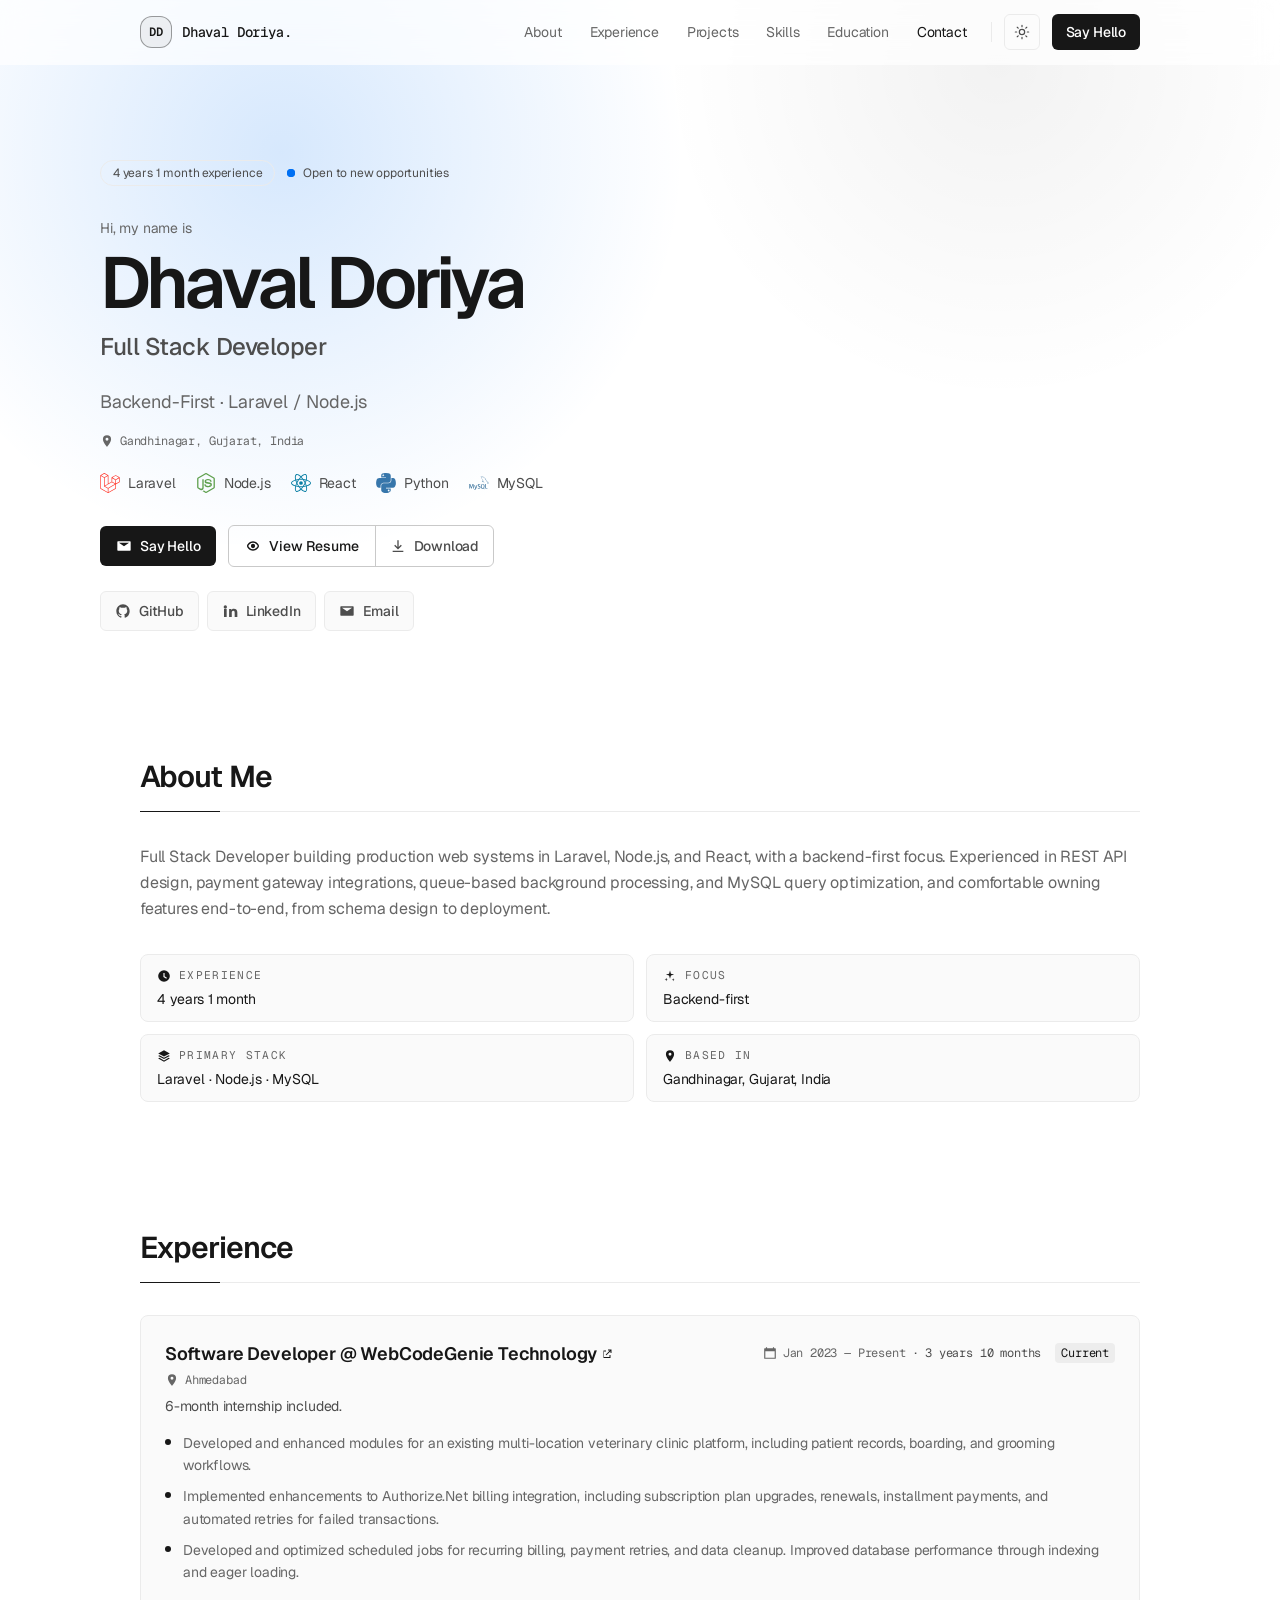
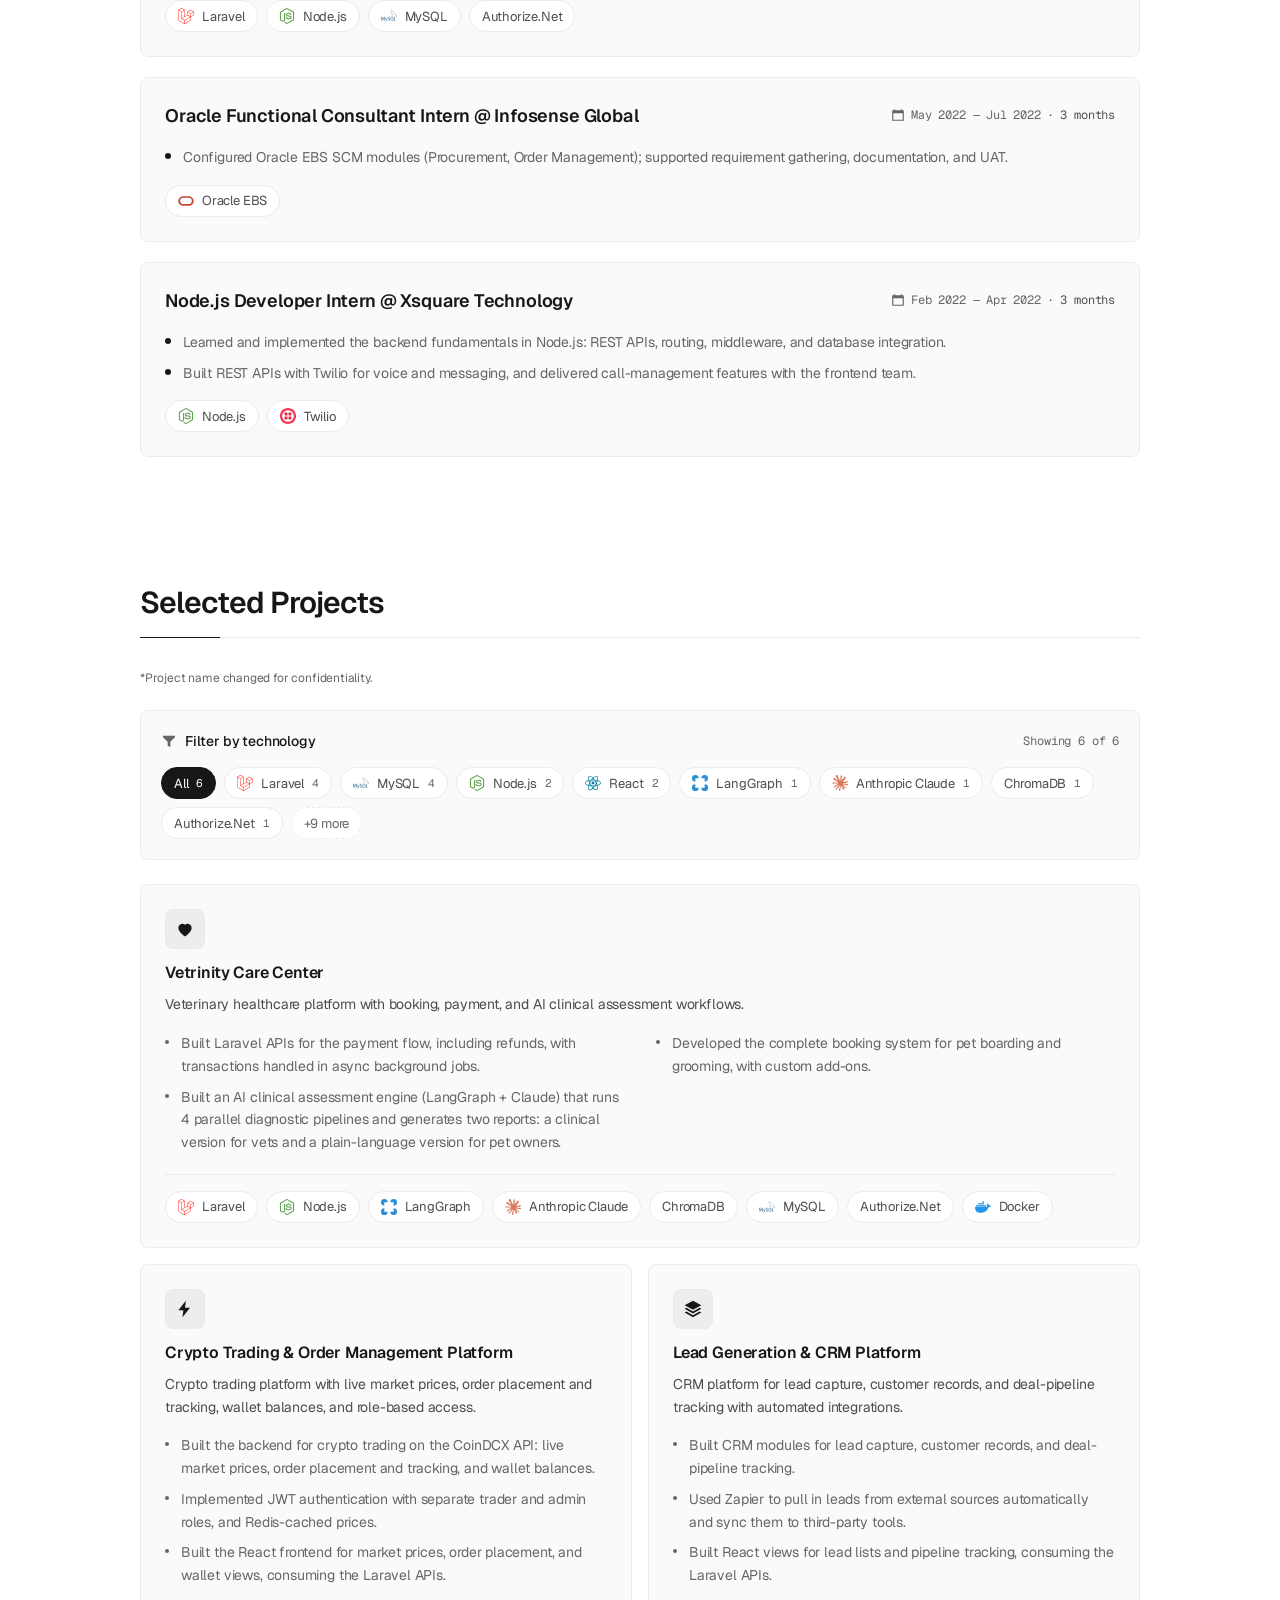
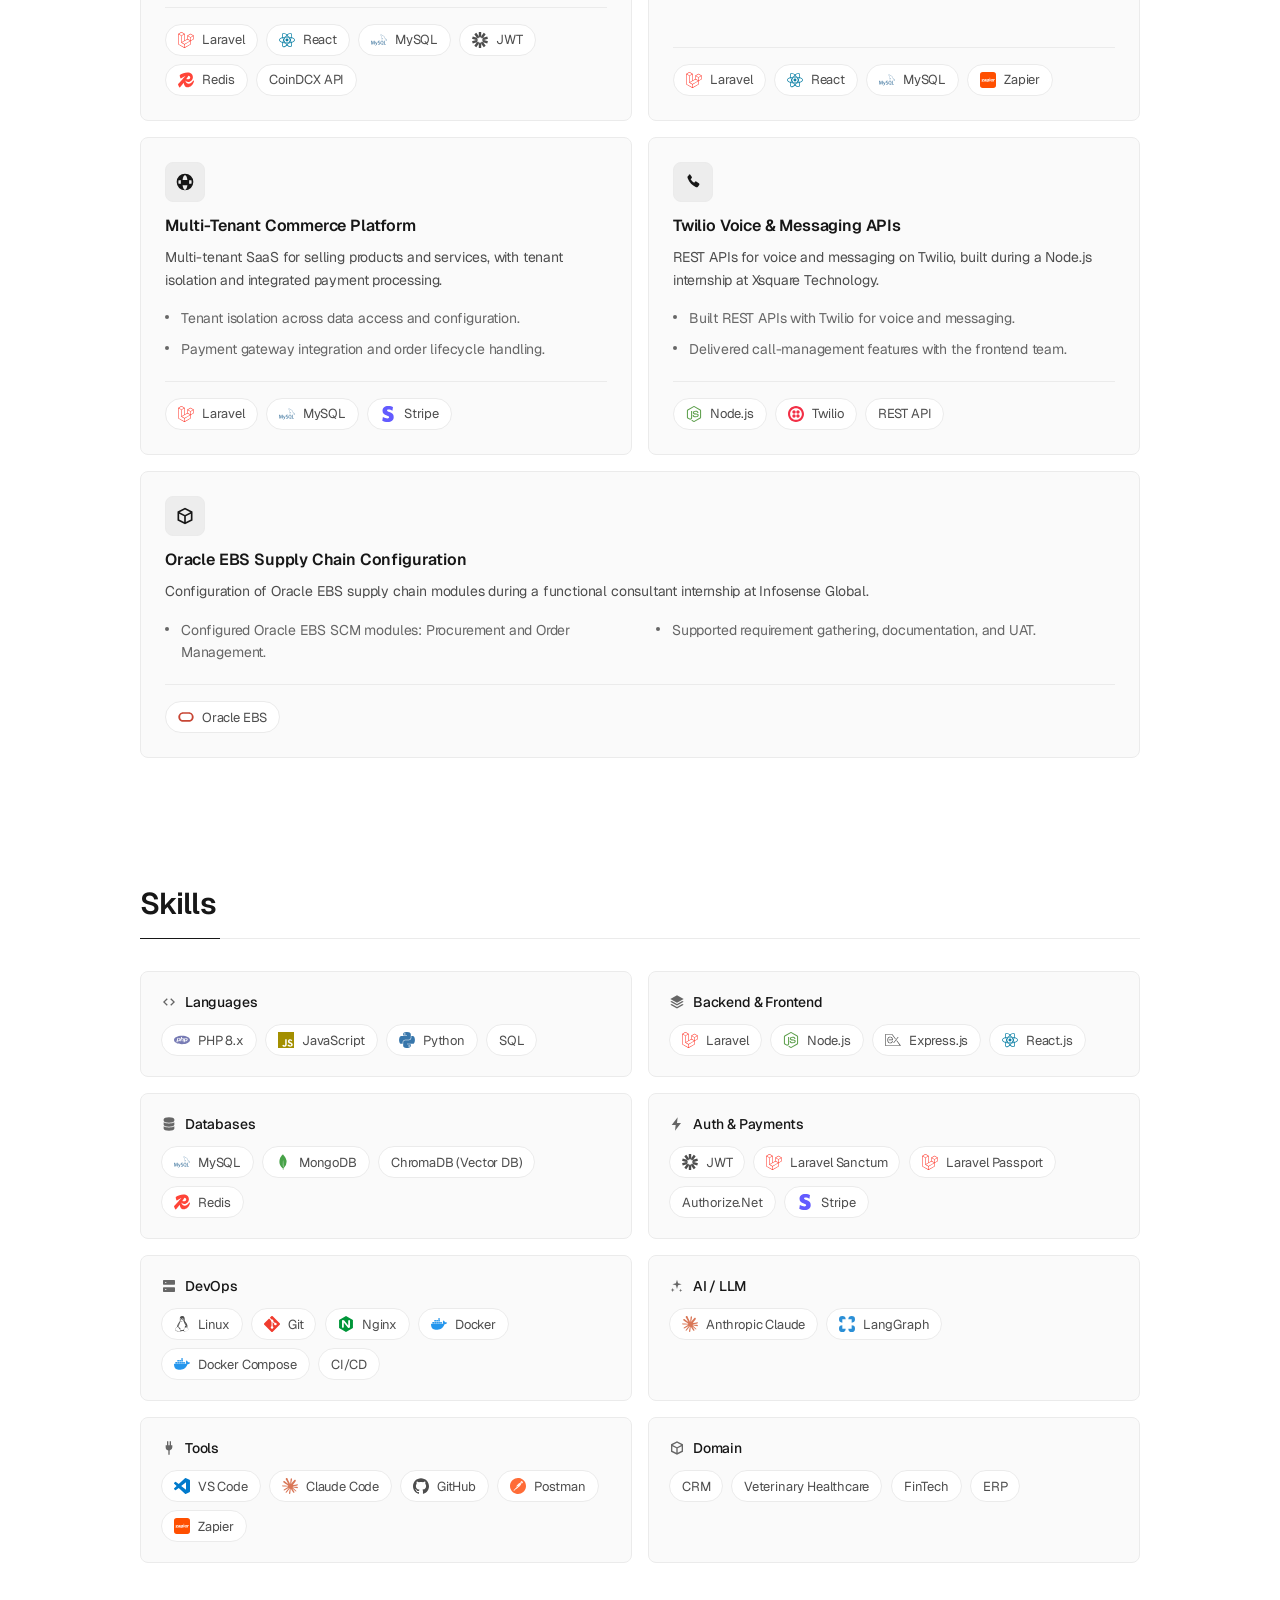
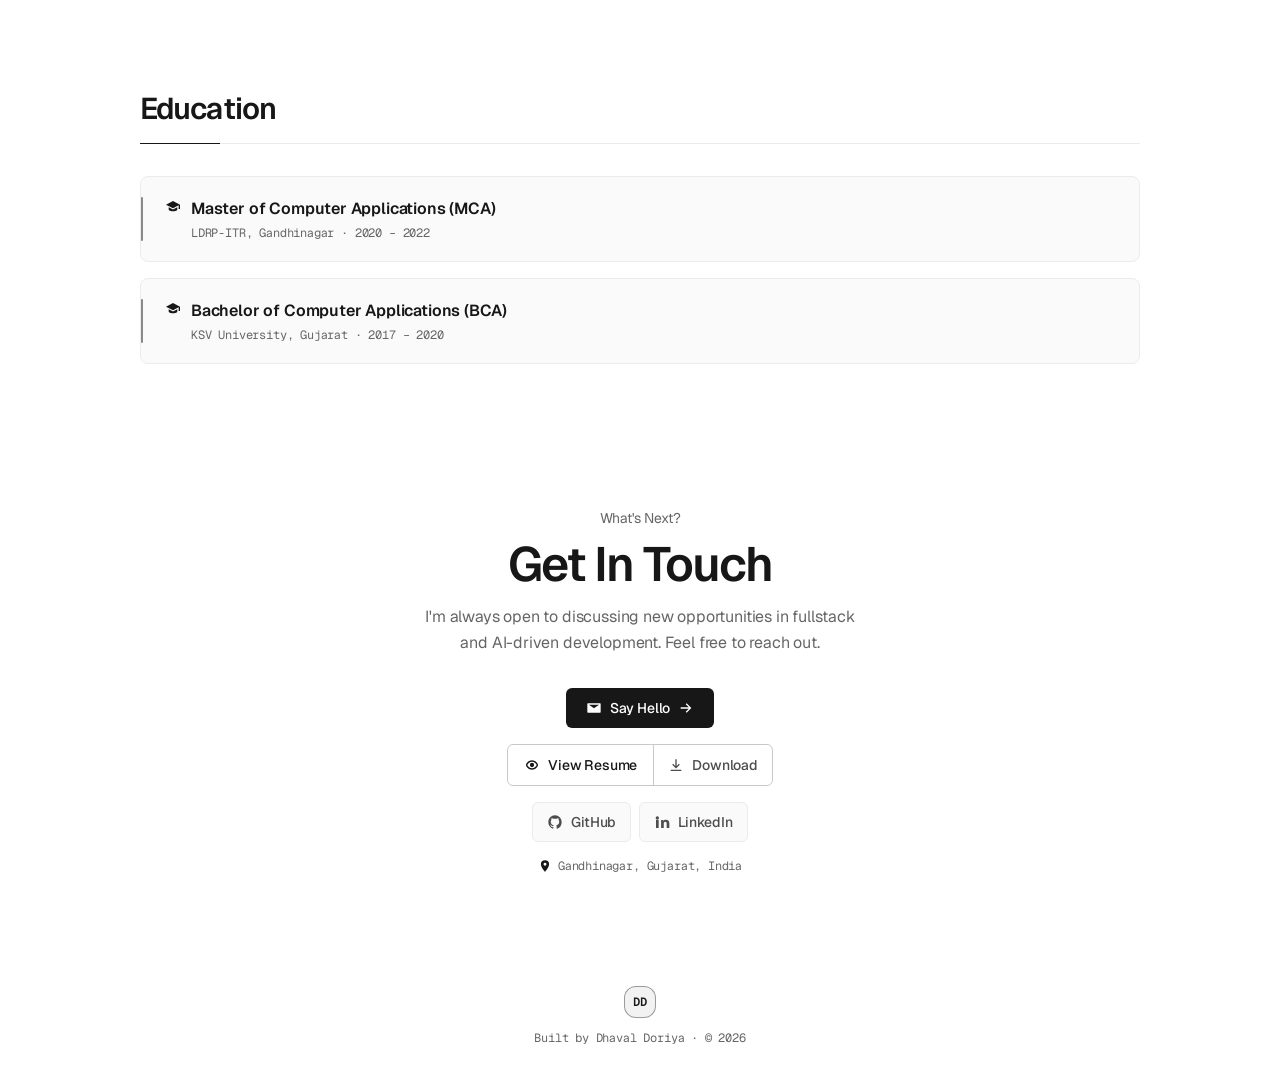
<file: index.html>
<!DOCTYPE html><html lang="en"><head><meta charset="utf-8"><meta name="viewport" content="width=device-width, initial-scale=1"><meta name="generator" content="Astro v7.3.4"><title>Dhaval Doriya — Full Stack Developer</title><meta name="description" content="Full Stack Developer building production systems with Laravel, Node.js, React, and MySQL."><meta name="theme-color" content="#000000"><link rel="canonical" href="https://dhavaldoriya.github.io/"><link rel="icon" href="/favicon.svg"><link rel="apple-touch-icon" href="/favicon.svg"><script>
			(() => {
				const stored = localStorage.getItem("portfolio-theme");
				const theme = stored === "light" || stored === "dark" ? stored : (matchMedia("(prefers-color-scheme: light)").matches ? "light" : "dark");
				document.documentElement.dataset.theme = theme;
			})();
		</script><meta property="og:type" content="website"><meta property="og:title" content="Dhaval Doriya — Full Stack Developer"><meta property="og:description" content="Full Stack Developer building production systems with Laravel, Node.js, React, and MySQL."><meta property="og:url" content="https://dhavaldoriya.github.io/"><meta name="twitter:card" content="summary"><meta name="twitter:title" content="Dhaval Doriya — Full Stack Developer"><meta name="twitter:description" content="Full Stack Developer building production systems with Laravel, Node.js, React, and MySQL."><link rel="preconnect" href="https://fonts.googleapis.com"><link rel="preconnect" href="https://fonts.gstatic.com" crossorigin><link rel="stylesheet" href="https://fonts.googleapis.com/css2?family=Geist:wght@400;500;600&family=Geist+Mono:wght@400;500&display=swap"><script type="application/ld+json">{"@context":"https://schema.org","@type":"Person","name":"Dhaval Doriya","jobTitle":"Full Stack Developer","description":"Full Stack Developer building production systems with Laravel, Node.js, React, and MySQL.","url":"https://dhavaldoriya.github.io/","email":"mailto:dhavaldoriya19@gmail.com","address":{"@type":"PostalAddress","addressLocality":"Gandhinagar, Gujarat, India"},"sameAs":["https://github.com/dhavaldoriya","https://linkedin.com/in/dhavaldoriya"]}</script><link rel="stylesheet" href="/_astro/Icon.BFh0OjLh.css"><style>[data-astro-cid-l6lhmie6][data-icon-sun]{display:none}:root[data-theme=light] [data-astro-cid-l6lhmie6][data-icon-sun]{display:block}:root[data-theme=light] [data-astro-cid-l6lhmie6][data-icon-moon]{display:none}[data-menu-panel].is-open{border-top-color:var(--color-line);grid-template-rows:1fr}[data-topbar]{background:color-mix(in srgb, var(--color-canvas) 70%, transparent);backdrop-filter:blur(12px)}[data-topbar].is-scrolled{background:color-mix(in srgb, var(--color-canvas) 85%, transparent);backdrop-filter:blur(10px);border-bottom-color:var(--color-line)}
</style></head><body class="antialiased"><a href="#main" class="sr-only focus:not-sr-only focus:fixed focus:left-4 focus:top-4 focus:z-50 focus:rounded-md focus:bg-ink focus:px-4 focus:py-2 focus:text-sm focus:text-canvas">Skip to content</a><svg xmlns="http://www.w3.org/2000/svg" width="0" height="0" class="absolute" aria-hidden="true" focusable="false"><symbol id="tech-claude" viewBox="0 0 24 24"><path d="m4.7144 15.9555 4.7174-2.6471.079-.2307-.079-.1275h-.2307l-.7893-.0486-2.6956-.0729-2.3375-.0971-2.2646-.1214-.5707-.1215-.5343-.7042.0546-.3522.4797-.3218.686.0608 1.5179.1032 2.2767.1578 1.6514.0972 2.4468.255h.3886l.0546-.1579-.1336-.0971-.1032-.0972L6.973 9.8356l-2.55-1.6879-1.3356-.9714-.7225-.4918-.3643-.4614-.1578-1.0078.6557-.7225.8803.0607.2246.0607.8925.686 1.9064 1.4754 2.4893 1.8336.3643.3035.1457-.1032.0182-.0728-.164-.2733-1.3539-2.4467-1.445-2.4893-.6435-1.032-.17-.6194c-.0607-.255-.1032-.4674-.1032-.7285L6.287.1335 6.6997 0l.9957.1336.419.3642.6192 1.4147 1.0018 2.2282 1.5543 3.0296.4553.8985.2429.8318.091.255h.1579v-.1457l.1275-1.706.2368-2.0947.2307-2.6957.0789-.7589.3764-.9107.7468-.4918.5828.2793.4797.686-.0668.4433-.2853 1.8517-.5586 2.9021-.3643 1.9429h.2125l.2429-.2429.9835-1.3053 1.6514-2.0643.7286-.8196.85-.9046.5464-.4311h1.0321l.759 1.1293-.34 1.1657-1.0625 1.3478-.8804 1.1414-1.2628 1.7-.7893 1.36.0729.1093.1882-.0183 2.8535-.607 1.5421-.2794 1.8396-.3157.8318.3886.091.3946-.3278.8075-1.967.4857-2.3072.4614-3.4364.8136-.0425.0304.0486.0607 1.5482.1457.6618.0364h1.621l3.0175.2247.7892.522.4736.6376-.079.4857-1.2142.6193-1.6393-.3886-3.825-.9107-1.3113-.3279h-.1822v.1093l1.0929 1.0686 2.0035 1.8092 2.5075 2.3314.1275.5768-.3218.4554-.34-.0486-2.2039-1.6575-.85-.7468-1.9246-1.621h-.1275v.17l.4432.6496 2.3436 3.5214.1214 1.0807-.17.3521-.6071.2125-.6679-.1214-1.3721-1.9246L14.38 17.959l-1.1414-1.9428-.1397.079-.674 7.2552-.3156.3703-.7286.2793-.6071-.4614-.3218-.7468.3218-1.4753.3886-1.9246.3157-1.53.2853-1.9004.17-.6314-.0121-.0425-.1397.0182-1.4328 1.9672-2.1796 2.9446-1.7243 1.8456-.4128.164-.7164-.3704.0667-.6618.4008-.5889 2.386-3.0357 1.4389-1.882.929-1.0868-.0062-.1579h-.0546l-6.3385 4.1164-1.1293.1457-.4857-.4554.0608-.7467.2307-.2429 1.9064-1.3114Z"/></symbol><symbol id="tech-docker" viewBox="0 0 24 24"><path d="M13.983 11.078h2.119a.186.186 0 00.186-.185V9.006a.186.186 0 00-.186-.186h-2.119a.185.185 0 00-.185.185v1.888c0 .102.083.185.185.185m-2.954-5.43h2.118a.186.186 0 00.186-.186V3.574a.186.186 0 00-.186-.185h-2.118a.185.185 0 00-.185.185v1.888c0 .102.082.185.185.185m0 2.716h2.118a.187.187 0 00.186-.186V6.29a.186.186 0 00-.186-.185h-2.118a.185.185 0 00-.185.185v1.887c0 .102.082.185.185.186m-2.93 0h2.12a.186.186 0 00.184-.186V6.29a.185.185 0 00-.185-.185H8.1a.185.185 0 00-.185.185v1.887c0 .102.083.185.185.186m-2.964 0h2.119a.186.186 0 00.185-.186V6.29a.185.185 0 00-.185-.185H5.136a.186.186 0 00-.186.185v1.887c0 .102.084.185.186.186m5.893 2.715h2.118a.186.186 0 00.186-.185V9.006a.186.186 0 00-.186-.186h-2.118a.185.185 0 00-.185.185v1.888c0 .102.082.185.185.185m-2.93 0h2.12a.185.185 0 00.184-.185V9.006a.185.185 0 00-.184-.186h-2.12a.185.185 0 00-.184.185v1.888c0 .102.083.185.185.185m-2.964 0h2.119a.185.185 0 00.185-.185V9.006a.185.185 0 00-.184-.186h-2.12a.186.186 0 00-.186.186v1.887c0 .102.084.185.186.185m-2.92 0h2.12a.185.185 0 00.184-.185V9.006a.185.185 0 00-.184-.186h-2.12a.185.185 0 00-.184.185v1.888c0 .102.082.185.185.185M23.763 9.89c-.065-.051-.672-.51-1.954-.51-.338.001-.676.03-1.01.087-.248-1.7-1.653-2.53-1.716-2.566l-.344-.199-.226.327c-.284.438-.49.922-.612 1.43-.23.97-.09 1.882.403 2.661-.595.332-1.55.413-1.744.42H.751a.751.751 0 00-.75.748 11.376 11.376 0 00.692 4.062c.545 1.428 1.355 2.48 2.41 3.124 1.18.723 3.1 1.137 5.275 1.137.983.003 1.963-.086 2.93-.266a12.248 12.248 0 003.823-1.389c.98-.567 1.86-1.288 2.61-2.136 1.252-1.418 1.998-2.997 2.553-4.4h.221c1.372 0 2.215-.549 2.68-1.009.309-.293.55-.65.707-1.046l.098-.288Z"/></symbol><symbol id="tech-express" viewBox="0 0 24 24"><path d="M12.262 16.666h1.146l6.975-9.325H19.22zm9.778 1.441v.004l-4.334-5.706-.557.74 4.873 6.682H.945V4.173h9.505l5.026 6.7.574-.772-4.374-5.928h.003l-.719-.945H0v17.544h24zM10.917 8.705a3.8 3.8 0 0 0-1.292-1.183q-.796-.45-1.916-.45c-.746 0-1.37.14-1.906.424a3.76 3.76 0 0 0-1.31 1.12 4.9 4.9 0 0 0-.75 1.581 7.17 7.17 0 0 0 0 3.696c.148.567.402 1.101.75 1.573a3.5 3.5 0 0 0 1.31 1.066q.803.39 1.906.389 1.77 0 2.739-.868.966-.867 1.328-2.457h-1.139q-.271 1.084-.977 1.734-.704.651-1.952.65-.812 0-1.392-.342a3.1 3.1 0 0 1-.957-.869 3.5 3.5 0 0 1-.551-1.182 5 5 0 0 1-.17-1.133 9 9 0 0 0-.015-.286 4.5 4.5 0 0 1 .015-.829c.047-.418.147-.83.296-1.223A3.7 3.7 0 0 1 5.54 9.05a2.9 2.9 0 0 1 .922-.742q.541-.28 1.246-.28c.47 0 .869.093 1.23.28q.541.281.922.742.379.461.587 1.057t.225 1.246H5.625l.004.957h6.182a7.3 7.3 0 0 0-.18-1.924 4.9 4.9 0 0 0-.715-1.68z"/></symbol><symbol id="tech-git" viewBox="0 0 24 24"><path d="M13.09 23.549a1.54 1.54 0 0 1-2.18 0L.451 13.089a1.54 1.54 0 0 1 0-2.179l7.191-7.19 2.733 2.733a1.85 1.85 0 0 0 .964 2.326v6.66a1.849 1.849 0 1 0 1.54 0V8.957l2.508 2.508a1.85 1.85 0 1 0 1.09-1.09l-2.634-2.634a1.85 1.85 0 0 0-2.378-2.377L8.73 2.63 10.91.451a1.54 1.54 0 0 1 2.179 0l10.459 10.46a1.54 1.54 0 0 1 0 2.179z"/></symbol><symbol id="tech-github" viewBox="0 0 24 24"><path d="M12 .297c-6.63 0-12 5.373-12 12 0 5.303 3.438 9.8 8.205 11.385.6.113.82-.258.82-.577 0-.285-.01-1.04-.015-2.04-3.338.724-4.042-1.61-4.042-1.61C4.422 18.07 3.633 17.7 3.633 17.7c-1.087-.744.084-.729.084-.729 1.205.084 1.838 1.236 1.838 1.236 1.07 1.835 2.809 1.305 3.495.998.108-.776.417-1.305.76-1.605-2.665-.3-5.466-1.332-5.466-5.93 0-1.31.465-2.38 1.235-3.22-.135-.303-.54-1.523.105-3.176 0 0 1.005-.322 3.3 1.23.96-.267 1.98-.399 3-.405 1.02.006 2.04.138 3 .405 2.28-1.552 3.285-1.23 3.285-1.23.645 1.653.24 2.873.12 3.176.765.84 1.23 1.91 1.23 3.22 0 4.61-2.805 5.625-5.475 5.92.42.36.81 1.096.81 2.22 0 1.606-.015 2.896-.015 3.286 0 .315.21.69.825.57C20.565 22.092 24 17.592 24 12.297c0-6.627-5.373-12-12-12"/></symbol><symbol id="tech-javascript" viewBox="0 0 24 24"><path d="M0 0h24v24H0V0zm22.034 18.276c-.175-1.095-.888-2.015-3.003-2.873-.736-.345-1.554-.585-1.797-1.14-.091-.33-.105-.51-.046-.705.15-.646.915-.84 1.515-.66.39.12.75.42.976.9 1.034-.676 1.034-.676 1.755-1.125-.27-.42-.404-.601-.586-.78-.63-.705-1.469-1.065-2.834-1.034l-.705.089c-.676.165-1.32.525-1.71 1.005-1.14 1.291-.811 3.541.569 4.471 1.365 1.02 3.361 1.244 3.616 2.205.24 1.17-.87 1.545-1.966 1.41-.811-.18-1.26-.586-1.755-1.336l-1.83 1.051c.21.48.45.689.81 1.109 1.74 1.756 6.09 1.666 6.871-1.004.029-.09.24-.705.074-1.65l.046.067zm-8.983-7.245h-2.248c0 1.938-.009 3.864-.009 5.805 0 1.232.063 2.363-.138 2.711-.33.689-1.18.601-1.566.48-.396-.196-.597-.466-.83-.855-.063-.105-.11-.196-.127-.196l-1.825 1.125c.305.63.75 1.172 1.324 1.517.855.51 2.004.675 3.207.405.783-.226 1.458-.691 1.811-1.411.51-.93.402-2.07.397-3.346.012-2.054 0-4.109 0-6.179l.004-.056z"/></symbol><symbol id="tech-jwt" viewBox="0 0 24 24"><path d="M10.2 0v6.456L12 8.928l1.8-2.472V0zm3.6 6.456v3.072l2.904-.96L20.52 3.36l-2.928-2.136zm2.904 2.112l-1.8 2.496 2.928.936 6.144-1.992-1.128-3.432zM17.832 12l-2.928.936 1.8 2.496 6.144 1.992 1.128-3.432zm-1.128 3.432l-2.904-.96v3.072l3.792 5.232 2.928-2.136zM13.8 17.544L12 15.072l-1.8 2.472V24h3.6zm-3.6 0v-3.072l-2.904.96L3.48 20.64l2.928 2.136zm-2.904-2.112l1.8-2.496L6.168 12 .024 13.992l1.128 3.432zM6.168 12l2.928-.936-1.8-2.496-6.144-1.992-1.128 3.432zm1.128-3.432l2.904.96V6.456L6.408 1.224 3.48 3.36Z"/></symbol><symbol id="tech-langgraph" viewBox="0 0 24 24"><path d="M5 19H10A5 5 0 115 14ZM19 14A5 5 0 1114 19H19ZM10 5A5 5 0 105 10V5ZM19 5V10A5 5 0 1014 5Z"/></symbol><symbol id="tech-laravel" viewBox="0 0 24 24"><path d="M23.642 5.43a.364.364 0 01.014.1v5.149c0 .135-.073.26-.189.326l-4.323 2.49v4.934a.378.378 0 01-.188.326L9.93 23.949a.316.316 0 01-.066.027c-.008.002-.016.008-.024.01a.348.348 0 01-.192 0c-.011-.002-.02-.008-.03-.012-.02-.008-.042-.014-.062-.025L.533 18.755a.376.376 0 01-.189-.326V2.974c0-.033.005-.066.014-.098.003-.012.01-.02.014-.032a.369.369 0 01.023-.058c.004-.013.015-.022.023-.033l.033-.045c.012-.01.025-.018.037-.027.014-.012.027-.024.041-.034H.53L5.043.05a.375.375 0 01.375 0L9.93 2.647h.002c.015.01.027.021.04.033l.038.027c.013.014.02.03.033.045.008.011.02.021.025.033.01.02.017.038.024.058.003.011.01.021.013.032.01.031.014.064.014.098v9.652l3.76-2.164V5.527c0-.033.004-.066.013-.098.003-.01.01-.02.013-.032a.487.487 0 01.024-.059c.007-.012.018-.02.025-.033.012-.015.021-.03.033-.043.012-.012.025-.02.037-.028.014-.01.026-.023.041-.032h.001l4.513-2.598a.375.375 0 01.375 0l4.513 2.598c.016.01.027.021.042.031.012.01.025.018.036.028.013.014.022.03.034.044.008.012.019.021.024.033.011.02.018.04.024.06.006.01.012.021.015.032zm-.74 5.032V6.179l-1.578.908-2.182 1.256v4.283zm-4.51 7.75v-4.287l-2.147 1.225-6.126 3.498v4.325zM1.093 3.624v14.588l8.273 4.761v-4.325l-4.322-2.445-.002-.003H5.04c-.014-.01-.025-.021-.04-.031-.011-.01-.024-.018-.035-.027l-.001-.002c-.013-.012-.021-.025-.031-.04-.01-.011-.021-.022-.028-.036h-.002c-.008-.014-.013-.031-.02-.047-.006-.016-.014-.027-.018-.043a.49.49 0 01-.008-.057c-.002-.014-.006-.027-.006-.041V5.789l-2.18-1.257zM5.23.81L1.47 2.974l3.76 2.164 3.758-2.164zm1.956 13.505l2.182-1.256V3.624l-1.58.91-2.182 1.255v9.435zm11.581-10.95l-3.76 2.163 3.76 2.163 3.759-2.164zm-.376 4.978L16.21 7.087 14.63 6.18v4.283l2.182 1.256 1.58.908zm-8.65 9.654l5.514-3.148 2.756-1.572-3.757-2.163-4.323 2.489-3.941 2.27z"/></symbol><symbol id="tech-linux" viewBox="0 0 24 24"><path d="M12.504 0c-.155 0-.315.008-.48.021-4.226.333-3.105 4.807-3.17 6.298-.076 1.092-.3 1.953-1.05 3.02-.885 1.051-2.127 2.75-2.716 4.521-.278.832-.41 1.684-.287 2.489a.424.424 0 00-.11.135c-.26.268-.45.6-.663.839-.199.199-.485.267-.797.4-.313.136-.658.269-.864.68-.09.189-.136.394-.132.602 0 .199.027.4.055.536.058.399.116.728.04.97-.249.68-.28 1.145-.106 1.484.174.334.535.47.94.601.81.2 1.91.135 2.774.6.926.466 1.866.67 2.616.47.526-.116.97-.464 1.208-.946.587-.003 1.23-.269 2.26-.334.699-.058 1.574.267 2.577.2.025.134.063.198.114.333l.003.003c.391.778 1.113 1.132 1.884 1.071.771-.06 1.592-.536 2.257-1.306.631-.765 1.683-1.084 2.378-1.503.348-.199.629-.469.649-.853.023-.4-.2-.811-.714-1.376v-.097l-.003-.003c-.17-.2-.25-.535-.338-.926-.085-.401-.182-.786-.492-1.046h-.003c-.059-.054-.123-.067-.188-.135a.357.357 0 00-.19-.064c.431-1.278.264-2.55-.173-3.694-.533-1.41-1.465-2.638-2.175-3.483-.796-1.005-1.576-1.957-1.56-3.368.026-2.152.236-6.133-3.544-6.139zm.529 3.405h.013c.213 0 .396.062.584.198.19.135.33.332.438.533.105.259.158.459.166.724 0-.02.006-.04.006-.06v.105a.086.086 0 01-.004-.021l-.004-.024a1.807 1.807 0 01-.15.706.953.953 0 01-.213.335.71.71 0 00-.088-.042c-.104-.045-.198-.064-.284-.133a1.312 1.312 0 00-.22-.066c.05-.06.146-.133.183-.198.053-.128.082-.264.088-.402v-.02a1.21 1.21 0 00-.061-.4c-.045-.134-.101-.2-.183-.333-.084-.066-.167-.132-.267-.132h-.016c-.093 0-.176.03-.262.132a.8.8 0 00-.205.334 1.18 1.18 0 00-.09.4v.019c.002.089.008.179.02.267-.193-.067-.438-.135-.607-.202a1.635 1.635 0 01-.018-.2v-.02a1.772 1.772 0 01.15-.768c.082-.22.232-.406.43-.533a.985.985 0 01.594-.2zm-2.962.059h.036c.142 0 .27.048.399.135.146.129.264.288.344.465.09.199.14.4.153.667v.004c.007.134.006.2-.002.266v.08c-.03.007-.056.018-.083.024-.152.055-.274.135-.393.2.012-.09.013-.18.003-.267v-.015c-.012-.133-.04-.2-.082-.333a.613.613 0 00-.166-.267.248.248 0 00-.183-.064h-.021c-.071.006-.13.04-.186.132a.552.552 0 00-.12.27.944.944 0 00-.023.33v.015c.012.135.037.2.08.334.046.134.098.2.166.268.01.009.02.018.034.024-.07.057-.117.07-.176.136a.304.304 0 01-.131.068 2.62 2.62 0 01-.275-.402 1.772 1.772 0 01-.155-.667 1.759 1.759 0 01.08-.668 1.43 1.43 0 01.283-.535c.128-.133.26-.2.418-.2zm1.37 1.706c.332 0 .733.065 1.216.399.293.2.523.269 1.052.468h.003c.255.136.405.266.478.399v-.131a.571.571 0 01.016.47c-.123.31-.516.643-1.063.842v.002c-.268.135-.501.333-.775.465-.276.135-.588.292-1.012.267a1.139 1.139 0 01-.448-.067 3.566 3.566 0 01-.322-.198c-.195-.135-.363-.332-.612-.465v-.005h-.005c-.4-.246-.616-.512-.686-.71-.07-.268-.005-.47.193-.6.224-.135.38-.271.483-.336.104-.074.143-.102.176-.131h.002v-.003c.169-.202.436-.47.839-.601.139-.036.294-.065.466-.065zm2.8 2.142c.358 1.417 1.196 3.475 1.735 4.473.286.534.855 1.659 1.102 3.024.156-.005.33.018.513.064.646-1.671-.546-3.467-1.089-3.966-.22-.2-.232-.335-.123-.335.59.534 1.365 1.572 1.646 2.757.13.535.16 1.104.021 1.67.067.028.135.06.205.067 1.032.534 1.413.938 1.23 1.537v-.043c-.06-.003-.12 0-.18 0h-.016c.151-.467-.182-.825-1.065-1.224-.915-.4-1.646-.336-1.77.465-.008.043-.013.066-.018.135-.068.023-.139.053-.209.064-.43.268-.662.669-.793 1.187-.13.533-.17 1.156-.205 1.869v.003c-.02.334-.17.838-.319 1.35-1.5 1.072-3.58 1.538-5.348.334a2.645 2.645 0 00-.402-.533 1.45 1.45 0 00-.275-.333c.182 0 .338-.03.465-.067a.615.615 0 00.314-.334c.108-.267 0-.697-.345-1.163-.345-.467-.931-.995-1.788-1.521-.63-.4-.986-.87-1.15-1.396-.165-.534-.143-1.085-.015-1.645.245-1.07.873-2.11 1.274-2.763.107-.065.037.135-.408.974-.396.751-1.14 2.497-.122 3.854a8.123 8.123 0 01.647-2.876c.564-1.278 1.743-3.504 1.836-5.268.048.036.217.135.289.202.218.133.38.333.59.465.21.201.477.335.876.335.039.003.075.006.11.006.412 0 .73-.134.997-.268.29-.134.52-.334.74-.4h.005c.467-.135.835-.402 1.044-.7zm2.185 8.958c.037.6.343 1.245.882 1.377.588.134 1.434-.333 1.791-.765l.211-.01c.315-.007.577.01.847.268l.003.003c.208.199.305.53.391.876.085.4.154.78.409 1.066.486.527.645.906.636 1.14l.003-.007v.018l-.003-.012c-.015.262-.185.396-.498.595-.63.401-1.746.712-2.457 1.57-.618.737-1.37 1.14-2.036 1.191-.664.053-1.237-.2-1.574-.898l-.005-.003c-.21-.4-.12-1.025.056-1.69.176-.668.428-1.344.463-1.897.037-.714.076-1.335.195-1.814.12-.465.308-.797.641-.984l.045-.022zm-10.814.049h.01c.053 0 .105.005.157.014.376.055.706.333 1.023.752l.91 1.664.003.003c.243.533.754 1.064 1.189 1.637.434.598.77 1.131.729 1.57v.006c-.057.744-.48 1.148-1.125 1.294-.645.135-1.52.002-2.395-.464-.968-.536-2.118-.469-2.857-.602-.369-.066-.61-.2-.723-.4-.11-.2-.113-.602.123-1.23v-.004l.002-.003c.117-.334.03-.752-.027-1.118-.055-.401-.083-.71.043-.94.16-.334.396-.4.69-.533.294-.135.64-.202.915-.47h.002v-.002c.256-.268.445-.601.668-.838.19-.201.38-.336.663-.336zm7.159-9.074c-.435.201-.945.535-1.488.535-.542 0-.97-.267-1.28-.466-.154-.134-.28-.268-.373-.335-.164-.134-.144-.333-.074-.333.109.016.129.134.199.2.096.066.215.2.36.333.292.2.68.467 1.167.467.485 0 1.053-.267 1.398-.466.195-.135.445-.334.648-.467.156-.136.149-.267.279-.267.128.016.034.134-.147.332a8.097 8.097 0 01-.69.468zm-1.082-1.583V5.64c-.006-.02.013-.042.029-.05.074-.043.18-.027.26.004.063 0 .16.067.15.135-.006.049-.085.066-.135.066-.055 0-.092-.043-.141-.068-.052-.018-.146-.008-.163-.065zm-.551 0c-.02.058-.113.049-.166.066-.047.025-.086.068-.14.068-.05 0-.13-.02-.136-.068-.01-.066.088-.133.15-.133.08-.031.184-.047.259-.005.019.009.036.03.03.05v.02h.003z"/></symbol><symbol id="tech-mongodb" viewBox="0 0 24 24"><path d="M17.193 9.555c-1.264-5.58-4.252-7.414-4.573-8.115-.28-.394-.53-.954-.735-1.44-.036.495-.055.685-.523 1.184-.723.566-4.438 3.682-4.74 10.02-.282 5.912 4.27 9.435 4.888 9.884l.07.05A73.49 73.49 0 0111.91 24h.481c.114-1.032.284-2.056.51-3.07.417-.296.604-.463.85-.693a11.342 11.342 0 003.639-8.464c.01-.814-.103-1.662-.197-2.218zm-5.336 8.195s0-8.291.275-8.29c.213 0 .49 10.695.49 10.695-.381-.045-.765-1.76-.765-2.405z"/></symbol><symbol id="tech-mysql" viewBox="0 0 24 24"><path d="M16.405 5.501c-.115 0-.193.014-.274.033v.013h.014c.054.104.146.18.214.273.054.107.1.214.154.32l.014-.015c.094-.066.14-.172.14-.333-.04-.047-.046-.094-.08-.14-.04-.067-.126-.1-.18-.153zM5.77 18.695h-.927a50.854 50.854 0 00-.27-4.41h-.008l-1.41 4.41H2.45l-1.4-4.41h-.01a72.892 72.892 0 00-.195 4.41H0c.055-1.966.192-3.81.41-5.53h1.15l1.335 4.064h.008l1.347-4.064h1.095c.242 2.015.384 3.86.428 5.53zm4.017-4.08c-.378 2.045-.876 3.533-1.492 4.46-.482.716-1.01 1.073-1.583 1.073-.153 0-.34-.046-.566-.138v-.494c.11.017.24.026.386.026.268 0 .483-.075.647-.222.197-.18.295-.382.295-.605 0-.155-.077-.47-.23-.944L6.23 14.615h.91l.727 2.36c.164.536.233.91.205 1.123.4-1.064.678-2.227.835-3.483zm12.325 4.08h-2.63v-5.53h.885v4.85h1.745zm-3.32.135l-1.016-.5c.09-.076.177-.158.255-.25.433-.506.648-1.258.648-2.253 0-1.83-.718-2.746-2.155-2.746-.704 0-1.254.232-1.65.697-.43.508-.646 1.256-.646 2.245 0 .972.19 1.686.574 2.14.35.41.877.615 1.583.615.264 0 .506-.033.725-.098l1.325.772.36-.622zM15.5 17.588c-.225-.36-.337-.94-.337-1.736 0-1.393.424-2.09 1.27-2.09.443 0 .77.167.977.5.224.362.336.936.336 1.723 0 1.404-.424 2.108-1.27 2.108-.445 0-.77-.167-.978-.5zm-1.658-.425c0 .47-.172.856-.516 1.156-.344.3-.803.45-1.384.45-.543 0-1.064-.172-1.573-.515l.237-.476c.438.22.833.328 1.19.328.332 0 .593-.073.783-.22a.754.754 0 00.3-.615c0-.33-.23-.61-.648-.845-.388-.213-1.163-.657-1.163-.657-.422-.307-.632-.636-.632-1.177 0-.45.157-.81.47-1.085.315-.278.72-.415 1.22-.415.512 0 .98.136 1.4.41l-.213.476a2.726 2.726 0 00-1.064-.23c-.283 0-.502.068-.654.206a.685.685 0 00-.248.524c0 .328.234.61.666.85.393.215 1.187.67 1.187.67.433.305.648.63.648 1.168zm9.382-5.852c-.535-.014-.95.04-1.297.188-.1.04-.26.04-.274.167.055.053.063.14.11.214.08.134.218.313.346.407.14.11.28.216.427.31.26.16.555.255.81.416.145.094.293.213.44.313.073.05.12.14.214.172v-.02c-.046-.06-.06-.147-.105-.214-.067-.067-.134-.127-.2-.193a3.223 3.223 0 00-.695-.675c-.214-.146-.682-.35-.77-.595l-.013-.014c.146-.013.32-.066.46-.106.227-.06.435-.047.67-.106.106-.027.213-.06.32-.094v-.06c-.12-.12-.21-.283-.334-.395a8.867 8.867 0 00-1.104-.823c-.21-.134-.476-.22-.697-.334-.08-.04-.214-.06-.26-.127-.12-.146-.19-.34-.275-.514a17.69 17.69 0 01-.547-1.163c-.12-.262-.193-.523-.34-.763-.69-1.137-1.437-1.826-2.586-2.5-.247-.14-.543-.2-.856-.274-.167-.008-.334-.02-.5-.027-.11-.047-.216-.174-.31-.235-.38-.24-1.364-.76-1.644-.072-.18.434.267.862.422 1.082.115.153.26.328.34.5.047.116.06.235.107.356.106.294.207.622.347.897.073.14.153.287.247.413.054.073.146.107.167.227-.094.136-.1.334-.154.5-.24.757-.146 1.693.194 2.25.107.166.362.534.703.393.3-.12.234-.5.32-.835.02-.08.007-.133.048-.187v.015c.094.188.188.367.274.555.206.328.566.668.867.895.16.12.287.328.487.402v-.02h-.015c-.043-.058-.1-.086-.154-.133a3.445 3.445 0 01-.35-.4 8.76 8.76 0 01-.747-1.218c-.11-.21-.202-.436-.29-.643-.04-.08-.04-.2-.107-.24-.1.146-.247.273-.32.453-.127.288-.14.642-.188 1.01-.027.007-.014 0-.027.014-.214-.052-.287-.274-.367-.46-.2-.475-.233-1.238-.06-1.785.047-.14.247-.582.167-.716-.042-.127-.174-.2-.247-.303a2.478 2.478 0 01-.24-.427c-.16-.374-.24-.788-.414-1.162-.08-.173-.22-.354-.334-.513-.127-.18-.267-.307-.368-.52-.033-.073-.08-.194-.027-.274.014-.054.042-.075.094-.09.088-.072.335.022.422.062.247.1.455.194.662.334.094.066.195.193.315.226h.14c.214.047.455.014.655.073.355.114.675.28.962.46a5.953 5.953 0 012.085 2.286c.08.154.115.295.188.455.14.33.313.663.455.982.14.315.275.636.476.897.1.14.502.213.682.286.133.06.34.115.46.188.23.14.454.3.67.454.11.076.443.243.463.378z"/></symbol><symbol id="tech-nginx" viewBox="0 0 24 24"><path d="M12 0L1.605 6v12L12 24l10.395-6V6L12 0zm6 16.59c0 .705-.646 1.29-1.529 1.29-.631 0-1.351-.255-1.801-.81l-6-7.141v6.66c0 .721-.57 1.29-1.274 1.29H7.32c-.721 0-1.29-.6-1.29-1.29V7.41c0-.705.63-1.29 1.5-1.29.646 0 1.38.255 1.83.81l5.97 7.141V7.41c0-.721.6-1.29 1.29-1.29h.075c.72 0 1.29.6 1.29 1.29v9.18H18z"/></symbol><symbol id="tech-nodejs" viewBox="0 0 24 24"><path d="M11.998,24c-0.321,0-0.641-0.084-0.922-0.247l-2.936-1.737c-0.438-0.245-0.224-0.332-0.08-0.383 c0.585-0.203,0.703-0.25,1.328-0.604c0.065-0.037,0.151-0.023,0.218,0.017l2.256,1.339c0.082,0.045,0.197,0.045,0.272,0l8.795-5.076 c0.082-0.047,0.134-0.141,0.134-0.238V6.921c0-0.099-0.053-0.192-0.137-0.242l-8.791-5.072c-0.081-0.047-0.189-0.047-0.271,0 L3.075,6.68C2.99,6.729,2.936,6.825,2.936,6.921v10.15c0,0.097,0.054,0.189,0.139,0.235l2.409,1.392 c1.307,0.654,2.108-0.116,2.108-0.89V7.787c0-0.142,0.114-0.253,0.256-0.253h1.115c0.139,0,0.255,0.112,0.255,0.253v10.021 c0,1.745-0.95,2.745-2.604,2.745c-0.508,0-0.909,0-2.026-0.551L2.28,18.675c-0.57-0.329-0.922-0.945-0.922-1.604V6.921 c0-0.659,0.353-1.275,0.922-1.603l8.795-5.082c0.557-0.315,1.296-0.315,1.848,0l8.794,5.082c0.57,0.329,0.924,0.944,0.924,1.603 v10.15c0,0.659-0.354,1.273-0.924,1.604l-8.794,5.078C12.643,23.916,12.324,24,11.998,24z M19.099,13.993 c0-1.9-1.284-2.406-3.987-2.763c-2.731-0.361-3.009-0.548-3.009-1.187c0-0.528,0.235-1.233,2.258-1.233 c1.807,0,2.473,0.389,2.747,1.607c0.024,0.115,0.129,0.199,0.247,0.199h1.141c0.071,0,0.138-0.031,0.186-0.081 c0.048-0.054,0.074-0.123,0.067-0.196c-0.177-2.098-1.571-3.076-4.388-3.076c-2.508,0-4.004,1.058-4.004,2.833 c0,1.925,1.488,2.457,3.895,2.695c2.88,0.282,3.103,0.703,3.103,1.269c0,0.983-0.789,1.402-2.642,1.402 c-2.327,0-2.839-0.584-3.011-1.742c-0.02-0.124-0.126-0.215-0.253-0.215h-1.137c-0.141,0-0.254,0.112-0.254,0.253 c0,1.482,0.806,3.248,4.655,3.248C17.501,17.007,19.099,15.91,19.099,13.993z"/></symbol><symbol id="tech-oracle" viewBox="0.4 50.7 26.8 26.8"><path d="M9.059 72.198c-4.483 0-8.122-3.629-8.122-8.114s3.638-8.127 8.122-8.127h9.439c4.485 0 8.121 3.643 8.121 8.127s-3.636 8.114-8.121 8.114H9.059zm9.229-2.865a5.25 5.25 0 005.258-5.249 5.262 5.262 0 00-5.258-5.263H9.267a5.262 5.262 0 00-5.256 5.263 5.25 5.25 0 005.256 5.249h9.021z"/></symbol><symbol id="tech-php" viewBox="0 0 24 24"><path d="M7.01 10.207h-.944l-.515 2.648h.838c.556 0 .97-.105 1.242-.314.272-.21.455-.559.55-1.049.092-.47.05-.802-.124-.995-.175-.193-.523-.29-1.047-.29zM12 5.688C5.373 5.688 0 8.514 0 12s5.373 6.313 12 6.313S24 15.486 24 12c0-3.486-5.373-6.312-12-6.312zm-3.26 7.451c-.261.25-.575.438-.917.551-.336.108-.765.164-1.285.164H5.357l-.327 1.681H3.652l1.23-6.326h2.65c.797 0 1.378.209 1.744.628.366.418.476 1.002.33 1.752a2.836 2.836 0 0 1-.305.847c-.143.255-.33.49-.561.703zm4.024.715l.543-2.799c.063-.318.039-.536-.068-.651-.107-.116-.336-.174-.687-.174H11.46l-.704 3.625H9.388l1.23-6.327h1.367l-.327 1.682h1.218c.767 0 1.295.134 1.586.401s.378.7.263 1.299l-.572 2.944h-1.389zm7.597-2.265a2.782 2.782 0 0 1-.305.847c-.143.255-.33.49-.561.703a2.44 2.44 0 0 1-.917.551c-.336.108-.765.164-1.286.164h-1.18l-.327 1.682h-1.378l1.23-6.326h2.649c.797 0 1.378.209 1.744.628.366.417.477 1.001.331 1.751zM17.766 10.207h-.943l-.516 2.648h.838c.557 0 .971-.105 1.242-.314.272-.21.455-.559.551-1.049.092-.47.049-.802-.125-.995s-.524-.29-1.047-.29z"/></symbol><symbol id="tech-postman" viewBox="0 0 24 24"><path d="M13.527.099C6.955-.744.942 3.9.099 10.473c-.843 6.572 3.8 12.584 10.373 13.428 6.573.843 12.587-3.801 13.428-10.374C24.744 6.955 20.101.943 13.527.099zm2.471 7.485a.855.855 0 0 0-.593.25l-4.453 4.453-.307-.307-.643-.643c4.389-4.376 5.18-4.418 5.996-3.753zm-4.863 4.861l4.44-4.44a.62.62 0 1 1 .847.903l-4.699 4.125-.588-.588zm.33.694l-1.1.238a.06.06 0 0 1-.067-.032.06.06 0 0 1 .01-.073l.645-.645.512.512zm-2.803-.459l1.172-1.172.879.878-1.979.426a.074.074 0 0 1-.085-.039.072.072 0 0 1 .013-.093zm-3.646 6.058a.076.076 0 0 1-.069-.083.077.077 0 0 1 .022-.046h.002l.946-.946 1.222 1.222-2.123-.147zm2.425-1.256a.228.228 0 0 0-.117.256l.203.865a.125.125 0 0 1-.211.117h-.003l-.934-.934-.294-.295 3.762-3.758 1.82-.393.874.874c-1.255 1.102-2.971 2.201-5.1 3.268zm5.279-3.428h-.002l-.839-.839 4.699-4.125a.952.952 0 0 0 .119-.127c-.148 1.345-2.029 3.245-3.977 5.091zm3.657-6.46l-.003-.002a1.822 1.822 0 0 1 2.459-2.684l-1.61 1.613a.119.119 0 0 0 0 .169l1.247 1.247a1.817 1.817 0 0 1-2.093-.343zm2.578 0a1.714 1.714 0 0 1-.271.218h-.001l-1.207-1.207 1.533-1.533c.661.72.637 1.832-.054 2.522zM18.855 6.05a.143.143 0 0 0-.053.157.416.416 0 0 1-.053.45.14.14 0 0 0 .023.197.141.141 0 0 0 .084.03.14.14 0 0 0 .106-.05.691.691 0 0 0 .087-.751.138.138 0 0 0-.194-.033z"/></symbol><symbol id="tech-python" viewBox="0 0 24 24"><path d="M11.858 0c-.978.005-1.913.088-2.736.234C6.7.662 6.26 1.558 6.26 3.21v2.182h5.725v.727H4.111c-1.664 0-3.121 1-3.577 2.903-.526 2.181-.549 3.542 0 5.82.407 1.694 1.379 2.902 3.043 2.902h1.969v-2.616c0-1.89 1.635-3.557 3.576-3.557h5.72c1.591 0 2.862-1.31 2.862-2.91v-5.45c0-1.553-1.309-2.718-2.863-2.977A18 18 0 0 0 11.858 0M8.762 1.755c.591 0 1.074.491 1.074 1.095 0 .601-.483 1.087-1.074 1.087A1.08 1.08 0 0 1 7.688 2.85c0-.604.48-1.095 1.074-1.095m9.656 4.364v2.543c0 1.971-1.671 3.63-3.577 3.63H9.122c-1.566 0-2.862 1.34-2.862 2.91v5.452c0 1.551 1.349 2.464 2.862 2.91 1.813.532 3.55.628 5.72 0 1.44-.418 2.862-1.258 2.862-2.91V18.47h-5.719v-.727h8.582c1.664 0 2.284-1.16 2.862-2.903.598-1.793.573-3.518 0-5.819-.41-1.656-1.196-2.903-2.862-2.903zm-3.216 13.807a1.08 1.08 0 0 1 1.074 1.088c0 .604-.48 1.094-1.074 1.094-.592 0-1.075-.49-1.075-1.094 0-.601.483-1.088 1.075-1.088"/></symbol><symbol id="tech-react" viewBox="0 0 24 24"><path d="M14.23 12.004a2.236 2.236 0 0 1-2.235 2.236 2.236 2.236 0 0 1-2.236-2.236 2.236 2.236 0 0 1 2.235-2.236 2.236 2.236 0 0 1 2.236 2.236zm2.648-10.69c-1.346 0-3.107.96-4.888 2.622-1.78-1.653-3.542-2.602-4.887-2.602-.41 0-.783.093-1.106.278-1.375.793-1.683 3.264-.973 6.365C1.98 8.917 0 10.42 0 12.004c0 1.59 1.99 3.097 5.043 4.03-.704 3.113-.39 5.588.988 6.38.32.187.69.275 1.102.275 1.345 0 3.107-.96 4.888-2.624 1.78 1.654 3.542 2.603 4.887 2.603.41 0 .783-.09 1.106-.275 1.374-.792 1.683-3.263.973-6.365C22.02 15.096 24 13.59 24 12.004c0-1.59-1.99-3.097-5.043-4.032.704-3.11.39-5.587-.988-6.38-.318-.184-.688-.277-1.092-.278zm-.005 1.09v.006c.225 0 .406.044.558.127.666.382.955 1.835.73 3.704-.054.46-.142.945-.25 1.44-.96-.236-2.006-.417-3.107-.534-.66-.905-1.345-1.727-2.035-2.447 1.592-1.48 3.087-2.292 4.105-2.295zm-9.77.02c1.012 0 2.514.808 4.11 2.28-.686.72-1.37 1.537-2.02 2.442-1.107.117-2.154.298-3.113.538-.112-.49-.195-.964-.254-1.42-.23-1.868.054-3.32.714-3.707.19-.09.4-.127.563-.132zm4.882 3.05c.455.468.91.992 1.36 1.564-.44-.02-.89-.034-1.345-.034-.46 0-.915.01-1.36.034.44-.572.895-1.096 1.345-1.565zM12 8.1c.74 0 1.477.034 2.202.093.406.582.802 1.203 1.183 1.86.372.64.71 1.29 1.018 1.946-.308.655-.646 1.31-1.013 1.95-.38.66-.773 1.288-1.18 1.87-.728.063-1.466.098-2.21.098-.74 0-1.477-.035-2.202-.093-.406-.582-.802-1.204-1.183-1.86-.372-.64-.71-1.29-1.018-1.946.303-.657.646-1.313 1.013-1.954.38-.66.773-1.286 1.18-1.868.728-.064 1.466-.098 2.21-.098zm-3.635.254c-.24.377-.48.763-.704 1.16-.225.39-.435.782-.635 1.174-.265-.656-.49-1.31-.676-1.947.64-.15 1.315-.283 2.015-.386zm7.26 0c.695.103 1.365.23 2.006.387-.18.632-.405 1.282-.66 1.933-.2-.39-.41-.783-.64-1.174-.225-.392-.465-.774-.705-1.146zm3.063.675c.484.15.944.317 1.375.498 1.732.74 2.852 1.708 2.852 2.476-.005.768-1.125 1.74-2.857 2.475-.42.18-.88.342-1.355.493-.28-.958-.646-1.956-1.1-2.98.45-1.017.81-2.01 1.085-2.964zm-13.395.004c.278.96.645 1.957 1.1 2.98-.45 1.017-.812 2.01-1.086 2.964-.484-.15-.944-.318-1.37-.5-1.732-.737-2.852-1.706-2.852-2.474 0-.768 1.12-1.742 2.852-2.476.42-.18.88-.342 1.356-.494zm11.678 4.28c.265.657.49 1.312.676 1.948-.64.157-1.316.29-2.016.39.24-.375.48-.762.705-1.158.225-.39.435-.788.636-1.18zm-9.945.02c.2.392.41.783.64 1.175.23.39.465.772.705 1.143-.695-.102-1.365-.23-2.006-.386.18-.63.406-1.282.66-1.933zM17.92 16.32c.112.493.2.968.254 1.423.23 1.868-.054 3.32-.714 3.708-.147.09-.338.128-.563.128-1.012 0-2.514-.807-4.11-2.28.686-.72 1.37-1.536 2.02-2.44 1.107-.118 2.154-.3 3.113-.54zm-11.83.01c.96.234 2.006.415 3.107.532.66.905 1.345 1.727 2.035 2.446-1.595 1.483-3.092 2.295-4.11 2.295-.22-.005-.406-.05-.553-.132-.666-.38-.955-1.834-.73-3.703.054-.46.142-.944.25-1.438zm4.56.64c.44.02.89.034 1.345.034.46 0 .915-.01 1.36-.034-.44.572-.895 1.095-1.345 1.565-.455-.47-.91-.993-1.36-1.565z"/></symbol><symbol id="tech-redis" viewBox="0 0 24 24"><path d="M22.71 13.145c-1.66 2.092-3.452 4.483-7.038 4.483-3.203 0-4.397-2.825-4.48-5.12.701 1.484 2.073 2.685 4.214 2.63 4.117-.133 6.94-3.852 6.94-7.239 0-4.05-3.022-6.972-8.268-6.972-3.752 0-8.4 1.428-11.455 3.685C2.59 6.937 3.885 9.958 4.35 9.626c2.648-1.904 4.748-3.13 6.784-3.744C8.12 9.244.886 17.05 0 18.425c.1 1.261 1.66 4.648 2.424 4.648.232 0 .431-.133.664-.365a100.49 100.49 0 0 0 5.54-6.765c.222 3.104 1.748 6.898 6.014 6.898 3.819 0 7.604-2.756 9.33-8.965.2-.764-.73-1.361-1.261-.73zm-4.349-5.013c0 1.959-1.926 2.922-3.685 2.922-.941 0-1.664-.247-2.235-.568 1.051-1.592 2.092-3.225 3.21-4.973 1.972.334 2.71 1.43 2.71 2.619z"/></symbol><symbol id="tech-stripe" viewBox="0 0 24 24"><path d="M13.976 9.15c-2.172-.806-3.356-1.426-3.356-2.409 0-.831.683-1.305 1.901-1.305 2.227 0 4.515.858 6.09 1.631l.89-5.494C18.252.975 15.697 0 12.165 0 9.667 0 7.589.654 6.104 1.872 4.56 3.147 3.757 4.992 3.757 7.218c0 4.039 2.467 5.76 6.476 7.219 2.585.92 3.445 1.574 3.445 2.583 0 .98-.84 1.545-2.354 1.545-1.875 0-4.965-.921-6.99-2.109l-.9 5.555C5.175 22.99 8.385 24 11.714 24c2.641 0 4.843-.624 6.328-1.813 1.664-1.305 2.525-3.236 2.525-5.732 0-4.128-2.524-5.851-6.594-7.305h.003z"/></symbol><symbol id="tech-twilio" viewBox="0 0 24 24"><path d="M12 0C5.381-.008.008 5.352 0 11.971V12c0 6.64 5.359 12 12 12 6.64 0 12-5.36 12-12 0-6.641-5.36-12-12-12zm0 20.801c-4.846.015-8.786-3.904-8.801-8.75V12c-.014-4.846 3.904-8.786 8.75-8.801H12c4.847-.014 8.786 3.904 8.801 8.75V12c.015 4.847-3.904 8.786-8.75 8.801H12zm5.44-11.76c0 1.359-1.12 2.479-2.481 2.479-1.366-.007-2.472-1.113-2.479-2.479 0-1.361 1.12-2.481 2.479-2.481 1.361 0 2.481 1.12 2.481 2.481zm0 5.919c0 1.36-1.12 2.48-2.481 2.48-1.367-.008-2.473-1.114-2.479-2.48 0-1.359 1.12-2.479 2.479-2.479 1.361-.001 2.481 1.12 2.481 2.479zm-5.919 0c0 1.36-1.12 2.48-2.479 2.48-1.368-.007-2.475-1.113-2.481-2.48 0-1.359 1.12-2.479 2.481-2.479 1.358-.001 2.479 1.12 2.479 2.479zm0-5.919c0 1.359-1.12 2.479-2.479 2.479-1.367-.007-2.475-1.112-2.481-2.479 0-1.361 1.12-2.481 2.481-2.481 1.358 0 2.479 1.12 2.479 2.481z"/></symbol><symbol id="tech-vscode" viewBox="0 0 128 128"><path fill-rule="evenodd" clip-rule="evenodd" d="M90.767 127.126a7.968 7.968 0 0 0 6.35-.244l26.353-12.681a8 8 0 0 0 4.53-7.209V21.009a8 8 0 0 0-4.53-7.21L97.117 1.12a7.97 7.97 0 0 0-9.093 1.548l-50.45 46.026L15.6 32.013a5.328 5.328 0 0 0-6.807.302l-7.048 6.411a5.335 5.335 0 0 0-.006 7.888L20.796 64 1.74 81.387a5.336 5.336 0 0 0 .006 7.887l7.048 6.411a5.327 5.327 0 0 0 6.807.303l21.974-16.68 50.45 46.025a7.96 7.96 0 0 0 2.743 1.793Zm5.252-92.183L57.74 64l38.28 29.058V34.943Z"/></symbol><symbol id="tech-zapier" viewBox="0 0 24 24"><path d="M4.157 0A4.151 4.151 0 0 0 0 4.161v15.678A4.151 4.151 0 0 0 4.157 24h15.682A4.152 4.152 0 0 0 24 19.839V4.161A4.152 4.152 0 0 0 19.839 0H4.157Zm10.61 8.761h.03a.577.577 0 0 1 .23.038.585.585 0 0 1 .201.124.63.63 0 0 1 .162.431.612.612 0 0 1-.162.435.58.58 0 0 1-.201.128.58.58 0 0 1-.23.042.529.529 0 0 1-.235-.042.585.585 0 0 1-.332-.328.559.559 0 0 1-.038-.235.613.613 0 0 1 .17-.431.59.59 0 0 1 .405-.162Zm2.853 1.572c.03.004.061.004.095.004.325-.011.646.064.937.219.238.144.431.355.552.609.128.279.189.582.185.888v.193a2 2 0 0 1 0 .219h-2.498c.003.227.075.45.204.642a.78.78 0 0 0 .646.265.714.714 0 0 0 .484-.136.642.642 0 0 0 .23-.318l.915.257a1.398 1.398 0 0 1-.28.537c-.14.159-.321.284-.521.355a2.234 2.234 0 0 1-.836.136 1.923 1.923 0 0 1-1.001-.245 1.618 1.618 0 0 1-.665-.703 2.221 2.221 0 0 1-.227-1.036 1.95 1.95 0 0 1 .48-1.398 1.9 1.9 0 0 1 1.3-.488Zm-9.607.023c.162.004.325.026.48.079.207.065.4.174.563.314.26.302.393.692.366 1.088v2.276H8.53l-.109-.711h-.065c-.064.163-.155.31-.272.439a1.122 1.122 0 0 1-.374.264 1.023 1.023 0 0 1-.453.083 1.334 1.334 0 0 1-.866-.264.965.965 0 0 1-.329-.801.993.993 0 0 1 .076-.431 1.02 1.02 0 0 1 .242-.363 1.478 1.478 0 0 1 1.043-.303h.952v-.181a.696.696 0 0 0-.136-.454.553.553 0 0 0-.438-.154.695.695 0 0 0-.378.086.48.48 0 0 0-.193.254l-.99-.144a1.26 1.26 0 0 1 .257-.563c.14-.174.321-.302.533-.378.261-.091.54-.136.82-.129.053-.003.106-.007.163-.007Zm4.384.007c.174 0 .347.038.506.114.182.083.34.211.458.374.257.423.377.911.351 1.406a2.53 2.53 0 0 1-.355 1.448 1.148 1.148 0 0 1-1.009.517c-.204 0-.401-.045-.582-.136a1.052 1.052 0 0 1-.48-.457 1.298 1.298 0 0 1-.114-.234h-.045l.004 1.784h-1.059v-4.713h.904l.117.805h.057c.068-.208.177-.401.328-.56a1.129 1.129 0 0 1 .843-.344h.076v-.004Zm7.559.084h.903l.113.805h.053a1.37 1.37 0 0 1 .235-.484.813.813 0 0 1 .313-.242.82.82 0 0 1 .39-.076h.234v1.051h-.401a.662.662 0 0 0-.313.008.623.623 0 0 0-.272.155.663.663 0 0 0-.174.26.683.683 0 0 0-.027.314v1.875h-1.054v-3.666Zm-17.515.003h3.262v.896L3.73 13.104l.034.113h1.973l.042.9H2.4v-.9l1.931-1.754-.045-.117H2.441v-.896Zm11.815 0h1.055v3.659h-1.055V10.45Zm3.443.684.019.016a.69.69 0 0 0-.351.045.756.756 0 0 0-.287.204c-.11.155-.174.336-.189.522h1.545c-.034-.526-.257-.787-.74-.787h.003Zm-5.718.163c-.026 0-.057 0-.083.004a.78.78 0 0 0-.31.053.746.746 0 0 0-.257.189 1.016 1.016 0 0 0-.204.695v.064c-.015.257.057.507.204.711a.634.634 0 0 0 .253.196.638.638 0 0 0 .314.061.644.644 0 0 0 .578-.265c.14-.223.204-.48.189-.74a1.216 1.216 0 0 0-.181-.711.677.677 0 0 0-.503-.257Zm-4.509 1.266a.464.464 0 0 0-.268.102.373.373 0 0 0-.114.276c0 .053.008.106.027.155a.375.375 0 0 0 .087.132.576.576 0 0 0 .397.11v.004a.863.863 0 0 0 .563-.182.573.573 0 0 0 .211-.457v-.14h-.903Z"/></symbol></svg><div class="scroll-progress" aria-hidden="true"></div><!-- Sticky top bar. Inline links + theme toggle from lg up; a slide-down menu
     below that. --><div data-topbar class="fixed inset-x-0 top-0 z-40 border-b border-transparent transition-colors duration-200" data-astro-cid-k6c7o3mi><div class="mx-auto flex max-w-[1080px] items-center justify-between px-5 py-3.5 sm:px-10" data-astro-cid-k6c7o3mi><a href="#top" aria-label="Back to top" data-astro-cid-k6c7o3mi><span class="inline-flex items-center gap-2.5"><span class="h-8 w-8 text-xs rounded-xl inline-flex shrink-0 items-center justify-center border border-accent/40 bg-accent-dim font-mono font-semibold tracking-tight text-accent transition-colors duration-200 hover:border-accent" aria-hidden="true">DD</span><span class="text-sm font-mono font-medium text-ink">Dhaval Doriya.</span></span></a><nav class="hidden items-center gap-1 lg:flex" aria-label="Primary" data-astro-cid-k6c7o3mi><a href="#about" data-nav-link="about" class="rounded-md px-3 py-1.5 text-sm text-muted transition-colors duration-200 hover:text-ink" data-astro-cid-k6c7o3mi>About</a><a href="#experience" data-nav-link="experience" class="rounded-md px-3 py-1.5 text-sm text-muted transition-colors duration-200 hover:text-ink" data-astro-cid-k6c7o3mi>Experience</a><a href="#projects" data-nav-link="projects" class="rounded-md px-3 py-1.5 text-sm text-muted transition-colors duration-200 hover:text-ink" data-astro-cid-k6c7o3mi>Projects</a><a href="#skills" data-nav-link="skills" class="rounded-md px-3 py-1.5 text-sm text-muted transition-colors duration-200 hover:text-ink" data-astro-cid-k6c7o3mi>Skills</a><a href="#education" data-nav-link="education" class="rounded-md px-3 py-1.5 text-sm text-muted transition-colors duration-200 hover:text-ink" data-astro-cid-k6c7o3mi>Education</a><a href="#contact" data-nav-link="contact" class="rounded-md px-3 py-1.5 text-sm text-muted transition-colors duration-200 hover:text-ink" data-astro-cid-k6c7o3mi>Contact</a><span class="mx-2 h-5 w-px bg-line" aria-hidden="true" data-astro-cid-k6c7o3mi></span><button type="button" data-theme-toggle class="inline-flex h-9 items-center justify-center gap-2 rounded-md border border-line text-xs text-ink-soft transition-colors hover:border-line-strong hover:bg-accent-dim hover:text-ink w-9" aria-label="Switch to light theme" aria-pressed="false" title="Toggle theme" data-astro-cid-l6lhmie6><!-- Moon shows in dark mode (click → light), sun in light mode. --><svg data-icon-moon class="theme-icon h-4 w-4" viewBox="0 0 24 24" fill="none" stroke="currentColor" stroke-width="1.8" stroke-linecap="round" stroke-linejoin="round" aria-hidden="true" data-astro-cid-l6lhmie6><path d="M21 12.8A9 9 0 1 1 11.2 3a7 7 0 0 0 9.8 9.8Z" data-astro-cid-l6lhmie6></path></svg><svg data-icon-sun class="theme-icon h-4 w-4" viewBox="0 0 24 24" fill="none" stroke="currentColor" stroke-width="1.8" stroke-linecap="round" stroke-linejoin="round" aria-hidden="true" data-astro-cid-l6lhmie6><circle cx="12" cy="12" r="4" data-astro-cid-l6lhmie6></circle><path d="M12 2v2M12 20v2M4.9 4.9l1.4 1.4M17.7 17.7l1.4 1.4M2 12h2M20 12h2M4.9 19.1l1.4-1.4M17.7 6.3l1.4-1.4" data-astro-cid-l6lhmie6></path></svg></button><a href="#contact" class="ml-2 inline-flex h-9 items-center rounded-md bg-ink px-3.5 text-sm font-medium text-canvas press hover:opacity-85" data-astro-cid-k6c7o3mi>Say Hello</a></nav><div class="flex items-center gap-2 lg:hidden" data-astro-cid-k6c7o3mi><button type="button" data-theme-toggle class="inline-flex h-9 items-center justify-center gap-2 rounded-md border border-line text-xs text-ink-soft transition-colors hover:border-line-strong hover:bg-accent-dim hover:text-ink w-9" aria-label="Switch to light theme" aria-pressed="false" title="Toggle theme" data-astro-cid-l6lhmie6><!-- Moon shows in dark mode (click → light), sun in light mode. --><svg data-icon-moon class="theme-icon h-4 w-4" viewBox="0 0 24 24" fill="none" stroke="currentColor" stroke-width="1.8" stroke-linecap="round" stroke-linejoin="round" aria-hidden="true" data-astro-cid-l6lhmie6><path d="M21 12.8A9 9 0 1 1 11.2 3a7 7 0 0 0 9.8 9.8Z" data-astro-cid-l6lhmie6></path></svg><svg data-icon-sun class="theme-icon h-4 w-4" viewBox="0 0 24 24" fill="none" stroke="currentColor" stroke-width="1.8" stroke-linecap="round" stroke-linejoin="round" aria-hidden="true" data-astro-cid-l6lhmie6><circle cx="12" cy="12" r="4" data-astro-cid-l6lhmie6></circle><path d="M12 2v2M12 20v2M4.9 4.9l1.4 1.4M17.7 17.7l1.4 1.4M2 12h2M20 12h2M4.9 19.1l1.4-1.4M17.7 6.3l1.4-1.4" data-astro-cid-l6lhmie6></path></svg></button><button type="button" data-menu-toggle aria-expanded="false" aria-controls="mobile-menu" aria-label="Toggle navigation menu" class="inline-flex h-9 w-9 items-center justify-center rounded-md border border-line text-ink transition-colors duration-200 hover:border-line-strong" data-astro-cid-k6c7o3mi><svg class="h-5 w-5" viewBox="0 0 24 24" fill="currentColor" aria-hidden="true" focusable="false"><path d="M3 6h18v2H3V6Zm0 5h18v2H3v-2Zm0 5h18v2H3v-2Z"></path></svg></button></div></div><nav id="mobile-menu" data-menu-panel class="grid grid-rows-[0fr] overflow-hidden lg:hidden border-t border-transparent bg-surface/95 backdrop-blur-md transition-[grid-template-rows] duration-400 ease-[var(--ease-out-soft)]" aria-label="Section navigation" data-astro-cid-k6c7o3mi><div class="min-h-0 overflow-hidden" data-astro-cid-k6c7o3mi><div class="flex items-center gap-2 border-b border-line/60 px-5 py-3" data-astro-cid-k6c7o3mi><a href="#contact" data-menu-link class="inline-flex min-h-10 flex-1 items-center justify-center gap-2 rounded-md bg-ink px-4 py-2 text-xs font-medium text-canvas press hover:opacity-85" data-astro-cid-k6c7o3mi><svg class="h-3.5 w-3.5" viewBox="0 0 24 24" fill="currentColor" aria-hidden="true" focusable="false"><path d="M3 5h18a1 1 0 0 1 1 1v12a1 1 0 0 1-1 1H3a1 1 0 0 1-1-1V6a1 1 0 0 1 1-1Zm1.4 2L12 12.3 19.6 7H4.4Z"></path></svg>Say Hello</a></div><ul class="divide-y divide-line/60" data-astro-cid-k6c7o3mi><li data-astro-cid-k6c7o3mi><a href="#about" data-nav-link="about" data-menu-link class="flex items-center gap-3 px-5 py-3.5 text-sm text-ink-soft transition-colors duration-200 hover:text-ink" data-astro-cid-k6c7o3mi><svg class="h-4 w-4 text-muted" viewBox="0 0 24 24" fill="currentColor" aria-hidden="true" focusable="false"><path d="M12 3a4.5 4.5 0 1 1 0 9 4.5 4.5 0 0 1 0-9Zm0 11c4.42 0 8 2.24 8 5v2H4v-2c0-2.76 3.58-5 8-5Z"></path></svg>About</a></li><li data-astro-cid-k6c7o3mi><a href="#experience" data-nav-link="experience" data-menu-link class="flex items-center gap-3 px-5 py-3.5 text-sm text-ink-soft transition-colors duration-200 hover:text-ink" data-astro-cid-k6c7o3mi><svg class="h-4 w-4 text-muted" viewBox="0 0 24 24" fill="currentColor" aria-hidden="true" focusable="false"><path d="M9 3h6a2 2 0 0 1 2 2v2h3a2 2 0 0 1 2 2v3H2V9a2 2 0 0 1 2-2h3V5a2 2 0 0 1 2-2Zm0 4h6V5H9v2ZM2 14h8v2h4v-2h8v5a2 2 0 0 1-2 2H4a2 2 0 0 1-2-2v-5Z"></path></svg>Experience</a></li><li data-astro-cid-k6c7o3mi><a href="#projects" data-nav-link="projects" data-menu-link class="flex items-center gap-3 px-5 py-3.5 text-sm text-ink-soft transition-colors duration-200 hover:text-ink" data-astro-cid-k6c7o3mi><svg class="h-4 w-4 text-muted" viewBox="0 0 24 24" fill="currentColor" aria-hidden="true" focusable="false"><path d="M3 5h6l2 2h10a1 1 0 0 1 1 1v11a1 1 0 0 1-1 1H3a1 1 0 0 1-1-1V6a1 1 0 0 1 1-1Z"></path></svg>Projects</a></li><li data-astro-cid-k6c7o3mi><a href="#skills" data-nav-link="skills" data-menu-link class="flex items-center gap-3 px-5 py-3.5 text-sm text-ink-soft transition-colors duration-200 hover:text-ink" data-astro-cid-k6c7o3mi><svg class="h-4 w-4 text-muted" viewBox="0 0 24 24" fill="currentColor" aria-hidden="true" focusable="false"><path d="m8.7 6.3 1.4 1.4L5.8 12l4.3 4.3-1.4 1.4L3 12l5.7-5.7Zm6.6 0L21 12l-5.7 5.7-1.4-1.4L18.2 12l-4.3-4.3 1.4-1.4Z"></path></svg>Skills</a></li><li data-astro-cid-k6c7o3mi><a href="#education" data-nav-link="education" data-menu-link class="flex items-center gap-3 px-5 py-3.5 text-sm text-ink-soft transition-colors duration-200 hover:text-ink" data-astro-cid-k6c7o3mi><svg class="h-4 w-4 text-muted" viewBox="0 0 24 24" fill="currentColor" aria-hidden="true" focusable="false"><path d="M12 3 1.5 8.5 12 14l8.5-4.45V15h2V8.5L12 3ZM5.5 12.2v3.6c0 .38.2.73.54.92C7.5 17.6 9.66 18.5 12 18.5s4.5-.9 5.96-1.78c.33-.2.54-.54.54-.92v-3.6L12 15.6l-6.5-3.4Z"></path></svg>Education</a></li><li data-astro-cid-k6c7o3mi><a href="#contact" data-nav-link="contact" data-menu-link class="flex items-center gap-3 px-5 py-3.5 text-sm text-ink-soft transition-colors duration-200 hover:text-ink" data-astro-cid-k6c7o3mi><svg class="h-4 w-4 text-muted" viewBox="0 0 24 24" fill="currentColor" aria-hidden="true" focusable="false"><path d="M4 3h16a2 2 0 0 1 2 2v10a2 2 0 0 1-2 2H9l-5 4v-4H4a2 2 0 0 1-2-2V5a2 2 0 0 1 2-2Z"></path></svg>Contact</a></li></ul></div></nav></div><div id="top" class="flex min-h-screen flex-col"><header class="relative px-6 pb-16 pt-32 sm:px-10 lg:pt-40"><div class="hero-glow" aria-hidden="true"></div><div class="mx-auto max-w-[1080px]"><div class="stagger-in flex flex-wrap items-center gap-3" style="--delay:0ms"><span class="rounded-full border border-line px-3 py-1 text-xs text-ink-soft"><span data-since="2023-01-23" data-extra-months="3">4 years</span> experience</span><span class="inline-flex items-center gap-2 text-xs text-ink-soft"><span class="status-dot inline-block h-2 w-2 rounded-full bg-link"></span>Open to new opportunities</span></div><p class="stagger-in mt-8 text-sm text-muted" style="--delay:40ms">Hi, my name is</p><h1 class="stagger-in mt-2 text-5xl font-semibold tracking-[-0.05em] text-ink sm:text-6xl lg:text-7xl lg:leading-[1.02]" style="--delay:80ms">Dhaval Doriya</h1><p class="stagger-in mt-3 text-xl font-medium tracking-[-0.02em] text-ink-soft sm:text-2xl" style="--delay:140ms">Full Stack Developer</p><p class="stagger-in mt-6 max-w-xl text-base leading-relaxed text-muted sm:text-lg" style="--delay:200ms">Backend-First · Laravel / Node.js</p><p class="stagger-in mt-4 flex items-center gap-1.5 font-mono text-xs text-muted" style="--delay:240ms"><svg class="h-3.5 w-3.5" viewBox="0 0 24 24" fill="currentColor" aria-hidden="true" focusable="false"><path d="M12 2a7 7 0 0 1 7 7c0 5-7 13-7 13S5 14 5 9a7 7 0 0 1 7-7Zm0 4.5a2.5 2.5 0 1 0 0 5 2.5 2.5 0 0 0 0-5Z"></path></svg>Gandhinagar, Gujarat, India</p><ul class="stagger-in mt-6 flex flex-wrap items-center gap-x-5 gap-y-2" style="--delay:260ms" aria-label="Primary stack"><li class="stack-item inline-flex items-center gap-2 text-sm text-ink-soft transition-colors duration-200 hover:text-ink"><svg class="tech-icon h-5 w-5" style="--tech-color:#FF2D20" aria-hidden="true" focusable="false"><use href="#tech-laravel"></use></svg>Laravel</li><li class="stack-item inline-flex items-center gap-2 text-sm text-ink-soft transition-colors duration-200 hover:text-ink"><svg class="tech-icon h-5 w-5" style="--tech-color:#5FA04E" aria-hidden="true" focusable="false"><use href="#tech-nodejs"></use></svg>Node.js</li><li class="stack-item inline-flex items-center gap-2 text-sm text-ink-soft transition-colors duration-200 hover:text-ink"><svg class="tech-icon h-5 w-5" style="--tech-color:#61DAFB;--tech-color-light:#087EA4" aria-hidden="true" focusable="false"><use href="#tech-react"></use></svg>React</li><li class="stack-item inline-flex items-center gap-2 text-sm text-ink-soft transition-colors duration-200 hover:text-ink"><svg class="tech-icon h-5 w-5" style="--tech-color:#3776AB" aria-hidden="true" focusable="false"><use href="#tech-python"></use></svg>Python</li><li class="stack-item inline-flex items-center gap-2 text-sm text-ink-soft transition-colors duration-200 hover:text-ink"><svg class="tech-icon h-5 w-5" style="--tech-color:#4479A1" aria-hidden="true" focusable="false"><use href="#tech-mysql"></use></svg>MySQL</li></ul><div class="stagger-in mt-8 flex flex-wrap items-center gap-3" style="--delay:280ms"><a href="mailto:dhavaldoriya19@gmail.com" class="inline-flex items-center gap-2 rounded-md bg-ink px-4 py-2.5 text-sm font-medium text-canvas press hover:opacity-85"><svg class="h-4 w-4" viewBox="0 0 24 24" fill="currentColor" aria-hidden="true" focusable="false"><path d="M3 5h18a1 1 0 0 1 1 1v12a1 1 0 0 1-1 1H3a1 1 0 0 1-1-1V6a1 1 0 0 1 1-1Zm1.4 2L12 12.3 19.6 7H4.4Z"></path></svg>Say Hello</a><div class="inline-flex items-stretch overflow-hidden rounded-md border border-line-strong"><a href="https://drive.google.com/file/d/1N7985opNThDzzoEBI5q-SsQBsZfubjtE/view?usp=sharing" target="_blank" rel="noopener" class="inline-flex items-center gap-2 px-4 py-2.5 text-sm font-medium text-ink transition-colors duration-200 hover:bg-accent-dim"><svg class="h-4 w-4" viewBox="0 0 24 24" fill="currentColor" aria-hidden="true" focusable="false"><path d="M12 5c5 0 9 4.5 9 7s-4 7-9 7-9-4.5-9-7 4-7 9-7Zm0 2c-3.6 0-6.6 3.2-7 5 .4 1.8 3.4 5 7 5s6.6-3.2 7-5c-.4-1.8-3.4-5-7-5Zm0 1.8a3.2 3.2 0 1 1 0 6.4 3.2 3.2 0 0 1 0-6.4Z"></path></svg>View Resume</a><a href="https://drive.google.com/uc?export=download&amp;id=1N7985opNThDzzoEBI5q-SsQBsZfubjtE" target="_blank" rel="noopener" aria-label="Download resume" title="Download resume" class="group inline-flex items-center gap-2 border-l border-line-strong px-3.5 py-2.5 text-sm font-medium text-ink-soft transition-colors duration-200 hover:bg-accent-dim hover:text-ink"><svg class="h-4 w-4 transition-transform duration-300 group-hover:translate-y-0.5" viewBox="0 0 24 24" fill="currentColor" aria-hidden="true" focusable="false"><path d="M12 3a1 1 0 0 1 1 1v9.6l3.3-3.3 1.4 1.4-5.7 5.7-5.7-5.7 1.4-1.4L11 13.6V4a1 1 0 0 1 1-1ZM4 19h16v2H4v-2Z"></path></svg>Download</a></div></div><ul class="stagger-in mt-6 flex flex-wrap items-center gap-2" style="--delay:340ms"><li><a href="https://github.com/dhavaldoriya" target="_blank" rel="noopener" aria-label="GitHub" class="social-link inline-flex h-10 items-center gap-2 rounded-md border border-line bg-surface px-3.5 text-sm font-medium text-ink-soft" style="--social:var(--color-ink)"><svg class="h-4 w-4" viewBox="0 0 24 24" fill="currentColor" aria-hidden="true" focusable="false"><path d="M12 2C6.48 2 2 6.58 2 12.25c0 4.53 2.87 8.37 6.84 9.73.5.1.68-.22.68-.49l-.01-1.9c-2.78.62-3.37-1.21-3.37-1.21-.45-1.19-1.11-1.5-1.11-1.5-.91-.64.07-.63.07-.63 1 .07 1.53 1.06 1.53 1.06.89 1.57 2.34 1.12 2.91.86.09-.66.35-1.12.63-1.38-2.22-.26-4.56-1.14-4.56-5.07 0-1.12.39-2.03 1.03-2.75-.1-.26-.45-1.3.1-2.71 0 0 .84-.28 2.75 1.05a9.3 9.3 0 0 1 5 0c1.91-1.33 2.75-1.05 2.75-1.05.55 1.41.2 2.45.1 2.71.64.72 1.03 1.63 1.03 2.75 0 3.94-2.34 4.81-4.57 5.06.36.32.68.94.68 1.9l-.01 2.82c0 .27.18.6.69.49A10.26 10.26 0 0 0 22 12.25C22 6.58 17.52 2 12 2Z"></path></svg>GitHub</a></li><li><a href="https://linkedin.com/in/dhavaldoriya" target="_blank" rel="noopener" aria-label="LinkedIn" class="social-link inline-flex h-10 items-center gap-2 rounded-md border border-line bg-surface px-3.5 text-sm font-medium text-ink-soft" style="--social:#0A66C2"><svg class="h-4 w-4" viewBox="0 0 24 24" fill="currentColor" aria-hidden="true" focusable="false"><path d="M4.98 3.5a2.5 2.5 0 1 1 0 5 2.5 2.5 0 0 1 0-5ZM3 9h4v12H3V9Zm7 0h3.8v1.64h.05c.53-.96 1.83-1.98 3.76-1.98C21.6 8.66 23 10.9 23 14.24V21h-4v-6c0-1.43-.03-3.27-2.02-3.27-2.02 0-2.33 1.55-2.33 3.16V21h-4V9Z"></path></svg>LinkedIn</a></li><li><a href="mailto:dhavaldoriya19@gmail.com" aria-label="Email" class="social-link inline-flex h-10 items-center gap-2 rounded-md border border-line bg-surface px-3.5 text-sm font-medium text-ink-soft" style="--social:var(--color-link)"><svg class="h-4 w-4" viewBox="0 0 24 24" fill="currentColor" aria-hidden="true" focusable="false"><path d="M3 5h18a1 1 0 0 1 1 1v12a1 1 0 0 1-1 1H3a1 1 0 0 1-1-1V6a1 1 0 0 1 1-1Zm1.4 2L12 12.3 19.6 7H4.4Z"></path></svg>Email</a></li></ul></div></header><main id="main" class="mx-auto w-full max-w-[1080px] px-6 pb-8 sm:px-10"><section id="about" class="scroll-mt-24 py-12 lg:py-16"><div class="reveal relative mb-8 border-b border-line pb-4"><h2 class="text-2xl font-semibold tracking-[-0.03em] text-ink sm:text-3xl">About Me</h2><span class="section-rule absolute -bottom-px left-0 h-px w-20 bg-ink" aria-hidden="true"></span></div><div class="space-y-4"><p class="reveal leading-relaxed" style="--delay:0ms">Full Stack Developer building production web systems in Laravel, Node.js, and React, with a backend-first focus. Experienced in REST API design, payment gateway integrations, queue-based background processing, and MySQL query optimization, and comfortable owning features end-to-end, from schema design to deployment.</p></div><dl class="mt-8 grid grid-cols-1 gap-3 sm:grid-cols-2"><div class="reveal card rounded-lg border border-line bg-surface px-4 py-3" style="--delay:0ms"><dt class="flex items-center gap-2 font-mono text-[0.7rem] uppercase tracking-[0.12em] text-muted"><svg class="h-3.5 w-3.5 text-accent" viewBox="0 0 24 24" fill="currentColor" aria-hidden="true" focusable="false"><path d="M12 2a10 10 0 1 0 0 20 10 10 0 0 0 0-20Zm1 5v5.6l4 2.3-1 1.7-5-2.9V7h2Z"></path></svg>Experience</dt><dd class="mt-1 text-sm text-ink"><span data-since="2023-01-23" data-extra-months="3">4 years</span></dd></div><div class="reveal card rounded-lg border border-line bg-surface px-4 py-3" style="--delay:70ms"><dt class="flex items-center gap-2 font-mono text-[0.7rem] uppercase tracking-[0.12em] text-muted"><svg class="h-3.5 w-3.5 text-accent" viewBox="0 0 24 24" fill="currentColor" aria-hidden="true" focusable="false"><path d="M12 2.5 13.6 8 19 9.5 13.6 11 12 16.5 10.4 11 5 9.5 10.4 8 12 2.5ZM5.5 15l.8 2.4 2.2.6-2.2.6-.8 2.4-.8-2.4-2.2-.6 2.2-.6.8-2.4Zm12 1 .7 2 1.8.5-1.8.5-.7 2-.7-2-1.8-.5 1.8-.5.7-2Z"></path></svg>Focus</dt><dd class="mt-1 text-sm text-ink">Backend-first</dd></div><div class="reveal card rounded-lg border border-line bg-surface px-4 py-3" style="--delay:140ms"><dt class="flex items-center gap-2 font-mono text-[0.7rem] uppercase tracking-[0.12em] text-muted"><svg class="h-3.5 w-3.5 text-accent" viewBox="0 0 24 24" fill="currentColor" aria-hidden="true" focusable="false"><path d="m12 2 10 5.5-10 5.5L2 7.5 12 2Zm7.9 8.6L22 11.8 12 17.3 2 11.8l2.1-1.2L12 15l7.9-4.4Zm0 4.5 2.1 1.2L12 21.8 2 16.3l2.1-1.2L12 19.5l7.9-4.4Z"></path></svg>Primary stack</dt><dd class="mt-1 text-sm text-ink">Laravel · Node.js · MySQL</dd></div><div class="reveal card rounded-lg border border-line bg-surface px-4 py-3" style="--delay:210ms"><dt class="flex items-center gap-2 font-mono text-[0.7rem] uppercase tracking-[0.12em] text-muted"><svg class="h-3.5 w-3.5 text-accent" viewBox="0 0 24 24" fill="currentColor" aria-hidden="true" focusable="false"><path d="M12 2a7 7 0 0 1 7 7c0 5-7 13-7 13S5 14 5 9a7 7 0 0 1 7-7Zm0 4.5a2.5 2.5 0 1 0 0 5 2.5 2.5 0 0 0 0-5Z"></path></svg>Based in</dt><dd class="mt-1 text-sm text-ink">Gandhinagar, Gujarat, India</dd></div></dl></section><section id="experience" class="scroll-mt-24 py-12 lg:py-16"><div class="reveal relative mb-8 border-b border-line pb-4"><h2 class="text-2xl font-semibold tracking-[-0.03em] text-ink sm:text-3xl">Experience</h2><span class="section-rule absolute -bottom-px left-0 h-px w-20 bg-ink" aria-hidden="true"></span></div><ol class="space-y-5"><li class="reveal card group rounded-lg border border-line bg-surface p-5 sm:p-6" style="--delay:0ms"><div class="flex flex-col gap-1 sm:flex-row sm:items-baseline sm:justify-between sm:gap-4"><h3 class="text-base font-semibold text-ink sm:text-lg">Software Developer<span class="text-accent"> @ <a href="https://webcodegenie.com" target="_blank" rel="noopener" class="link-underline inline-flex items-center gap-1">WebCodeGenie Technology<svg class="h-3 w-3" viewBox="0 0 24 24" fill="currentColor" aria-hidden="true" focusable="false"><path d="M14 3h7v7h-2V6.4l-8.3 8.3-1.4-1.4L17.6 5H14V3ZM5 5h5v2H6v11h11v-4h2v6H5V5Z"></path></svg></a></span></h3><p class="flex shrink-0 items-center gap-1.5 font-mono text-xs text-muted"><svg class="h-3.5 w-3.5" viewBox="0 0 24 24" fill="currentColor" aria-hidden="true" focusable="false"><path d="M7 2v2h10V2h2v2h2a1 1 0 0 1 1 1v16a1 1 0 0 1-1 1H3a1 1 0 0 1-1-1V5a1 1 0 0 1 1-1h2V2h2ZM4 9v11h16V9H4Z"></path></svg>Jan 2023 — Present<span class="text-ink-soft">· <span data-since="2023-01-23">3 years 9 months</span></span><span class="ml-2 rounded bg-accent-dim px-1.5 py-0.5 text-accent">Current</span></p></div><p class="mt-1 flex items-center gap-1.5 font-mono text-xs text-muted"><svg class="h-3.5 w-3.5" viewBox="0 0 24 24" fill="currentColor" aria-hidden="true" focusable="false"><path d="M12 2a7 7 0 0 1 7 7c0 5-7 13-7 13S5 14 5 9a7 7 0 0 1 7-7Zm0 4.5a2.5 2.5 0 1 0 0 5 2.5 2.5 0 0 0 0-5Z"></path></svg>Ahmedabad</p><p class="mt-2 text-sm text-ink-soft">6-month internship included.</p><ul class="mt-4 space-y-2"><li class="flex gap-3 text-sm leading-relaxed"><span class="mt-[0.45rem] h-1.5 w-1.5 shrink-0 rounded-full bg-accent"></span><span>Developed and enhanced modules for an existing multi-location veterinary clinic platform, including patient records, boarding, and grooming workflows.</span></li><li class="flex gap-3 text-sm leading-relaxed"><span class="mt-[0.45rem] h-1.5 w-1.5 shrink-0 rounded-full bg-accent"></span><span>Implemented enhancements to Authorize.Net billing integration, including subscription plan upgrades, renewals, installment payments, and automated retries for failed transactions.</span></li><li class="flex gap-3 text-sm leading-relaxed"><span class="mt-[0.45rem] h-1.5 w-1.5 shrink-0 rounded-full bg-accent"></span><span>Developed and optimized scheduled jobs for recurring billing, payment retries, and data cleanup. Improved database performance through indexing and eager loading.</span></li></ul><div class="mt-4 flex flex-wrap gap-2"><span class="chip"><svg class="tech-icon h-4 w-4" style="--tech-color:#FF2D20" aria-hidden="true" focusable="false"><use href="#tech-laravel"></use></svg>Laravel</span><span class="chip"><svg class="tech-icon h-4 w-4" style="--tech-color:#5FA04E" aria-hidden="true" focusable="false"><use href="#tech-nodejs"></use></svg>Node.js</span><span class="chip"><svg class="tech-icon h-4 w-4" style="--tech-color:#4479A1" aria-hidden="true" focusable="false"><use href="#tech-mysql"></use></svg>MySQL</span><span class="chip">Authorize.Net</span></div></li><li class="reveal card group rounded-lg border border-line bg-surface p-5 sm:p-6" style="--delay:100ms"><div class="flex flex-col gap-1 sm:flex-row sm:items-baseline sm:justify-between sm:gap-4"><h3 class="text-base font-semibold text-ink sm:text-lg">Oracle Functional Consultant Intern<span class="text-accent"> @ Infosense Global</span></h3><p class="flex shrink-0 items-center gap-1.5 font-mono text-xs text-muted"><svg class="h-3.5 w-3.5" viewBox="0 0 24 24" fill="currentColor" aria-hidden="true" focusable="false"><path d="M7 2v2h10V2h2v2h2a1 1 0 0 1 1 1v16a1 1 0 0 1-1 1H3a1 1 0 0 1-1-1V5a1 1 0 0 1 1-1h2V2h2ZM4 9v11h16V9H4Z"></path></svg>May 2022 — Jul 2022<span class="text-ink-soft">· 3 months</span></p></div><ul class="mt-4 space-y-2"><li class="flex gap-3 text-sm leading-relaxed"><span class="mt-[0.45rem] h-1.5 w-1.5 shrink-0 rounded-full bg-accent"></span><span>Configured Oracle EBS SCM modules (Procurement, Order Management); supported requirement gathering, documentation, and UAT.</span></li></ul><div class="mt-4 flex flex-wrap gap-2"><span class="chip"><svg class="tech-icon h-4 w-4" style="--tech-color:#C74634" aria-hidden="true" focusable="false"><use href="#tech-oracle"></use></svg>Oracle EBS</span></div></li><li class="reveal card group rounded-lg border border-line bg-surface p-5 sm:p-6" style="--delay:200ms"><div class="flex flex-col gap-1 sm:flex-row sm:items-baseline sm:justify-between sm:gap-4"><h3 class="text-base font-semibold text-ink sm:text-lg">Node.js Developer Intern<span class="text-accent"> @ Xsquare Technology</span></h3><p class="flex shrink-0 items-center gap-1.5 font-mono text-xs text-muted"><svg class="h-3.5 w-3.5" viewBox="0 0 24 24" fill="currentColor" aria-hidden="true" focusable="false"><path d="M7 2v2h10V2h2v2h2a1 1 0 0 1 1 1v16a1 1 0 0 1-1 1H3a1 1 0 0 1-1-1V5a1 1 0 0 1 1-1h2V2h2ZM4 9v11h16V9H4Z"></path></svg>Feb 2022 — Apr 2022<span class="text-ink-soft">· 3 months</span></p></div><ul class="mt-4 space-y-2"><li class="flex gap-3 text-sm leading-relaxed"><span class="mt-[0.45rem] h-1.5 w-1.5 shrink-0 rounded-full bg-accent"></span><span>Learned and implemented the backend fundamentals in Node.js: REST APIs, routing, middleware, and database integration.</span></li><li class="flex gap-3 text-sm leading-relaxed"><span class="mt-[0.45rem] h-1.5 w-1.5 shrink-0 rounded-full bg-accent"></span><span>Built REST APIs with Twilio for voice and messaging, and delivered call-management features with the frontend team.</span></li></ul><div class="mt-4 flex flex-wrap gap-2"><span class="chip"><svg class="tech-icon h-4 w-4" style="--tech-color:#5FA04E" aria-hidden="true" focusable="false"><use href="#tech-nodejs"></use></svg>Node.js</span><span class="chip"><svg class="tech-icon h-4 w-4" style="--tech-color:#F22F46" aria-hidden="true" focusable="false"><use href="#tech-twilio"></use></svg>Twilio</span></div></li></ol></section><section id="projects" class="scroll-mt-24 py-12 lg:py-16"><div class="reveal relative mb-8 border-b border-line pb-4"><h2 class="text-2xl font-semibold tracking-[-0.03em] text-ink sm:text-3xl">Selected Projects</h2><span class="section-rule absolute -bottom-px left-0 h-px w-20 bg-ink" aria-hidden="true"></span></div><p class="mb-6 text-xs text-muted">*Project name changed for confidentiality.</p><div class="reveal mb-6 rounded-lg border border-line bg-surface p-4 sm:p-5" data-project-filter><div class="flex flex-wrap items-center justify-between gap-x-4 gap-y-1"><p id="project-filter-label" class="flex items-center gap-2 text-sm font-medium text-ink"><svg class="h-4 w-4 text-muted" viewBox="0 0 24 24" fill="currentColor" aria-hidden="true" focusable="false"><path d="M3 4h18v2.2l-7 7V21l-4-2v-5.8l-7-7V4Z"></path></svg>Filter by technology</p><p class="font-mono text-xs text-muted" data-filter-status aria-live="polite">Showing 6 of 6</p></div><div class="mt-4 flex flex-wrap gap-2" role="group" aria-labelledby="project-filter-label"><button type="button" class="filter-chip" data-tag="all" aria-pressed="true">All<span class="filter-chip-count">6</span></button><button type="button" class="filter-chip" data-tag="laravel" aria-pressed="false"><svg class="tech-icon h-4 w-4" style="--tech-color:#FF2D20" aria-hidden="true" focusable="false"><use href="#tech-laravel"></use></svg>Laravel<span class="filter-chip-count">4</span></button><button type="button" class="filter-chip" data-tag="mysql" aria-pressed="false"><svg class="tech-icon h-4 w-4" style="--tech-color:#4479A1" aria-hidden="true" focusable="false"><use href="#tech-mysql"></use></svg>MySQL<span class="filter-chip-count">4</span></button><button type="button" class="filter-chip" data-tag="node-js" aria-pressed="false"><svg class="tech-icon h-4 w-4" style="--tech-color:#5FA04E" aria-hidden="true" focusable="false"><use href="#tech-nodejs"></use></svg>Node.js<span class="filter-chip-count">2</span></button><button type="button" class="filter-chip" data-tag="react" aria-pressed="false"><svg class="tech-icon h-4 w-4" style="--tech-color:#61DAFB;--tech-color-light:#087EA4" aria-hidden="true" focusable="false"><use href="#tech-react"></use></svg>React<span class="filter-chip-count">2</span></button><button type="button" class="filter-chip" data-tag="langgraph" aria-pressed="false"><svg class="tech-icon h-4 w-4" style="--tech-color:#7FC8FF;--tech-color-light:#2B8FD6" aria-hidden="true" focusable="false"><use href="#tech-langgraph"></use></svg>LangGraph<span class="filter-chip-count">1</span></button><button type="button" class="filter-chip" data-tag="anthropic-claude" aria-pressed="false"><svg class="tech-icon h-4 w-4" style="--tech-color:#D97757" aria-hidden="true" focusable="false"><use href="#tech-claude"></use></svg>Anthropic Claude<span class="filter-chip-count">1</span></button><button type="button" class="filter-chip" data-tag="chromadb" aria-pressed="false">ChromaDB<span class="filter-chip-count">1</span></button><button type="button" class="filter-chip" data-tag="authorize-net" aria-pressed="false">Authorize.Net<span class="filter-chip-count">1</span></button><button type="button" class="filter-chip hidden" data-tag="docker" data-filter-extra aria-pressed="false"><svg class="tech-icon h-4 w-4" style="--tech-color:#2496ED" aria-hidden="true" focusable="false"><use href="#tech-docker"></use></svg>Docker<span class="filter-chip-count">1</span></button><button type="button" class="filter-chip hidden" data-tag="jwt" data-filter-extra aria-pressed="false"><svg class="tech-icon h-4 w-4" aria-hidden="true" focusable="false"><use href="#tech-jwt"></use></svg>JWT<span class="filter-chip-count">1</span></button><button type="button" class="filter-chip hidden" data-tag="redis" data-filter-extra aria-pressed="false"><svg class="tech-icon h-4 w-4" style="--tech-color:#FF4438" aria-hidden="true" focusable="false"><use href="#tech-redis"></use></svg>Redis<span class="filter-chip-count">1</span></button><button type="button" class="filter-chip hidden" data-tag="coindcx-api" data-filter-extra aria-pressed="false">CoinDCX API<span class="filter-chip-count">1</span></button><button type="button" class="filter-chip hidden" data-tag="zapier" data-filter-extra aria-pressed="false"><svg class="tech-icon h-4 w-4" style="--tech-color:#FF4F00" aria-hidden="true" focusable="false"><use href="#tech-zapier"></use></svg>Zapier<span class="filter-chip-count">1</span></button><button type="button" class="filter-chip hidden" data-tag="stripe" data-filter-extra aria-pressed="false"><svg class="tech-icon h-4 w-4" style="--tech-color:#635BFF" aria-hidden="true" focusable="false"><use href="#tech-stripe"></use></svg>Stripe<span class="filter-chip-count">1</span></button><button type="button" class="filter-chip hidden" data-tag="twilio" data-filter-extra aria-pressed="false"><svg class="tech-icon h-4 w-4" style="--tech-color:#F22F46" aria-hidden="true" focusable="false"><use href="#tech-twilio"></use></svg>Twilio<span class="filter-chip-count">1</span></button><button type="button" class="filter-chip hidden" data-tag="rest-api" data-filter-extra aria-pressed="false">REST API<span class="filter-chip-count">1</span></button><button type="button" class="filter-chip hidden" data-tag="oracle-ebs" data-filter-extra aria-pressed="false"><svg class="tech-icon h-4 w-4" style="--tech-color:#C74634" aria-hidden="true" focusable="false"><use href="#tech-oracle"></use></svg>Oracle EBS<span class="filter-chip-count">1</span></button><button type="button" class="filter-chip filter-chip-more" data-filter-more data-more-label="+9 more" aria-expanded="false">+9 more</button></div></div><div class="grid grid-cols-1 gap-4 sm:grid-cols-2"><article class="reveal card group flex flex-col rounded-lg border border-line bg-surface p-5 sm:p-6 sm:col-span-2" style="--delay:0ms" data-project data-featured="true" data-tags="laravel node-js langgraph anthropic-claude chromadb mysql authorize-net docker"><div class="flex items-start justify-between gap-3"><span class="inline-flex h-10 w-10 items-center justify-center rounded-lg border border-line bg-accent-dim text-ink transition-colors duration-200 group-hover:border-line-strong"><svg class="h-5 w-5" viewBox="0 0 24 24" fill="currentColor" aria-hidden="true" focusable="false"><path d="M12 21s-8-5.2-8-10.2A4.8 4.8 0 0 1 12 7a4.8 4.8 0 0 1 8 3.8C20 15.8 12 21 12 21Z"></path></svg></span></div><h3 class="mt-3 text-base font-semibold text-ink transition-colors duration-300 group-hover:text-ink">Vetrinity Care Center</h3><p class="mt-2 text-sm leading-relaxed text-ink-soft">Veterinary healthcare platform with booking, payment, and AI clinical assessment workflows.</p><ul class="mt-4 grid gap-x-8 gap-y-2 lg:grid-cols-2" data-highlights><li class="flex gap-3 text-sm leading-relaxed"><span class="mt-[0.5rem] h-1 w-1 shrink-0 rounded-full bg-muted"></span><span>Built Laravel APIs for the payment flow, including refunds, with transactions handled in async background jobs.</span></li><li class="flex gap-3 text-sm leading-relaxed"><span class="mt-[0.5rem] h-1 w-1 shrink-0 rounded-full bg-muted"></span><span>Developed the complete booking system for pet boarding and grooming, with custom add-ons.</span></li><li class="flex gap-3 text-sm leading-relaxed"><span class="mt-[0.5rem] h-1 w-1 shrink-0 rounded-full bg-muted"></span><span>Built an AI clinical assessment engine (LangGraph + Claude) that runs 4 parallel diagnostic pipelines and generates two reports: a clinical version for vets and a plain-language version for pet owners.</span></li></ul><div class="flex-1"></div><div class="mt-5 flex flex-wrap gap-2 border-t border-line pt-4"><span class="chip"><svg class="tech-icon h-4 w-4" style="--tech-color:#FF2D20" aria-hidden="true" focusable="false"><use href="#tech-laravel"></use></svg>Laravel</span><span class="chip"><svg class="tech-icon h-4 w-4" style="--tech-color:#5FA04E" aria-hidden="true" focusable="false"><use href="#tech-nodejs"></use></svg>Node.js</span><span class="chip"><svg class="tech-icon h-4 w-4" style="--tech-color:#7FC8FF;--tech-color-light:#2B8FD6" aria-hidden="true" focusable="false"><use href="#tech-langgraph"></use></svg>LangGraph</span><span class="chip"><svg class="tech-icon h-4 w-4" style="--tech-color:#D97757" aria-hidden="true" focusable="false"><use href="#tech-claude"></use></svg>Anthropic Claude</span><span class="chip">ChromaDB</span><span class="chip"><svg class="tech-icon h-4 w-4" style="--tech-color:#4479A1" aria-hidden="true" focusable="false"><use href="#tech-mysql"></use></svg>MySQL</span><span class="chip">Authorize.Net</span><span class="chip"><svg class="tech-icon h-4 w-4" style="--tech-color:#2496ED" aria-hidden="true" focusable="false"><use href="#tech-docker"></use></svg>Docker</span></div></article><article class="reveal card group flex flex-col rounded-lg border border-line bg-surface p-5 sm:p-6" style="--delay:90ms" data-project data-tags="laravel react mysql jwt redis coindcx-api"><div class="flex items-start justify-between gap-3"><span class="inline-flex h-10 w-10 items-center justify-center rounded-lg border border-line bg-accent-dim text-ink transition-colors duration-200 group-hover:border-line-strong"><svg class="h-5 w-5" viewBox="0 0 24 24" fill="currentColor" aria-hidden="true" focusable="false"><path d="M13 2 4 13.5h6l-1 8.5 9-11.5h-6l1-8.5Z"></path></svg></span></div><h3 class="mt-3 text-base font-semibold text-ink transition-colors duration-300 group-hover:text-ink">Crypto Trading &amp; Order Management Platform</h3><p class="mt-2 text-sm leading-relaxed text-ink-soft">Crypto trading platform with live market prices, order placement and tracking, wallet balances, and role-based access.</p><ul class="mt-4 grid gap-x-8 gap-y-2" data-highlights><li class="flex gap-3 text-sm leading-relaxed"><span class="mt-[0.5rem] h-1 w-1 shrink-0 rounded-full bg-muted"></span><span>Built the backend for crypto trading on the CoinDCX API: live market prices, order placement and tracking, and wallet balances.</span></li><li class="flex gap-3 text-sm leading-relaxed"><span class="mt-[0.5rem] h-1 w-1 shrink-0 rounded-full bg-muted"></span><span>Implemented JWT authentication with separate trader and admin roles, and Redis-cached prices.</span></li><li class="flex gap-3 text-sm leading-relaxed"><span class="mt-[0.5rem] h-1 w-1 shrink-0 rounded-full bg-muted"></span><span>Built the React frontend for market prices, order placement, and wallet views, consuming the Laravel APIs.</span></li></ul><div class="flex-1"></div><div class="mt-5 flex flex-wrap gap-2 border-t border-line pt-4"><span class="chip"><svg class="tech-icon h-4 w-4" style="--tech-color:#FF2D20" aria-hidden="true" focusable="false"><use href="#tech-laravel"></use></svg>Laravel</span><span class="chip"><svg class="tech-icon h-4 w-4" style="--tech-color:#61DAFB;--tech-color-light:#087EA4" aria-hidden="true" focusable="false"><use href="#tech-react"></use></svg>React</span><span class="chip"><svg class="tech-icon h-4 w-4" style="--tech-color:#4479A1" aria-hidden="true" focusable="false"><use href="#tech-mysql"></use></svg>MySQL</span><span class="chip"><svg class="tech-icon h-4 w-4" aria-hidden="true" focusable="false"><use href="#tech-jwt"></use></svg>JWT</span><span class="chip"><svg class="tech-icon h-4 w-4" style="--tech-color:#FF4438" aria-hidden="true" focusable="false"><use href="#tech-redis"></use></svg>Redis</span><span class="chip">CoinDCX API</span></div></article><article class="reveal card group flex flex-col rounded-lg border border-line bg-surface p-5 sm:p-6" style="--delay:180ms" data-project data-tags="laravel react mysql zapier"><div class="flex items-start justify-between gap-3"><span class="inline-flex h-10 w-10 items-center justify-center rounded-lg border border-line bg-accent-dim text-ink transition-colors duration-200 group-hover:border-line-strong"><svg class="h-5 w-5" viewBox="0 0 24 24" fill="currentColor" aria-hidden="true" focusable="false"><path d="m12 2 10 5.5-10 5.5L2 7.5 12 2Zm7.9 8.6L22 11.8 12 17.3 2 11.8l2.1-1.2L12 15l7.9-4.4Zm0 4.5 2.1 1.2L12 21.8 2 16.3l2.1-1.2L12 19.5l7.9-4.4Z"></path></svg></span></div><h3 class="mt-3 text-base font-semibold text-ink transition-colors duration-300 group-hover:text-ink">Lead Generation &amp; CRM Platform</h3><p class="mt-2 text-sm leading-relaxed text-ink-soft">CRM platform for lead capture, customer records, and deal-pipeline tracking with automated integrations.</p><ul class="mt-4 grid gap-x-8 gap-y-2" data-highlights><li class="flex gap-3 text-sm leading-relaxed"><span class="mt-[0.5rem] h-1 w-1 shrink-0 rounded-full bg-muted"></span><span>Built CRM modules for lead capture, customer records, and deal-pipeline tracking.</span></li><li class="flex gap-3 text-sm leading-relaxed"><span class="mt-[0.5rem] h-1 w-1 shrink-0 rounded-full bg-muted"></span><span>Used Zapier to pull in leads from external sources automatically and sync them to third-party tools.</span></li><li class="flex gap-3 text-sm leading-relaxed"><span class="mt-[0.5rem] h-1 w-1 shrink-0 rounded-full bg-muted"></span><span>Built React views for lead lists and pipeline tracking, consuming the Laravel APIs.</span></li></ul><div class="flex-1"></div><div class="mt-5 flex flex-wrap gap-2 border-t border-line pt-4"><span class="chip"><svg class="tech-icon h-4 w-4" style="--tech-color:#FF2D20" aria-hidden="true" focusable="false"><use href="#tech-laravel"></use></svg>Laravel</span><span class="chip"><svg class="tech-icon h-4 w-4" style="--tech-color:#61DAFB;--tech-color-light:#087EA4" aria-hidden="true" focusable="false"><use href="#tech-react"></use></svg>React</span><span class="chip"><svg class="tech-icon h-4 w-4" style="--tech-color:#4479A1" aria-hidden="true" focusable="false"><use href="#tech-mysql"></use></svg>MySQL</span><span class="chip"><svg class="tech-icon h-4 w-4" style="--tech-color:#FF4F00" aria-hidden="true" focusable="false"><use href="#tech-zapier"></use></svg>Zapier</span></div></article><article class="reveal card group flex flex-col rounded-lg border border-line bg-surface p-5 sm:p-6" style="--delay:270ms" data-project data-tags="laravel mysql stripe"><div class="flex items-start justify-between gap-3"><span class="inline-flex h-10 w-10 items-center justify-center rounded-lg border border-line bg-accent-dim text-ink transition-colors duration-200 group-hover:border-line-strong"><svg class="h-5 w-5" viewBox="0 0 24 24" fill="currentColor" aria-hidden="true" focusable="false"><path d="M12 2a10 10 0 1 0 0 20 10 10 0 0 0 0-20Zm0 2c1.3 0 2.5 2.4 2.9 5.5H9.1C9.5 6.4 10.7 4 12 4ZM4.3 10h2.8a20 20 0 0 0 0 4H4.3a8 8 0 0 1 0-4Zm4.8 6h5.8c-.4 3.1-1.6 5.5-2.9 5.5S9.5 19.1 9.1 16Zm7.8-2a20 20 0 0 0 0-4h2.8a8 8 0 0 1 0 4h-2.8Z"></path></svg></span></div><h3 class="mt-3 text-base font-semibold text-ink transition-colors duration-300 group-hover:text-ink">Multi-Tenant Commerce Platform</h3><p class="mt-2 text-sm leading-relaxed text-ink-soft">Multi-tenant SaaS for selling products and services, with tenant isolation and integrated payment processing.</p><ul class="mt-4 grid gap-x-8 gap-y-2" data-highlights><li class="flex gap-3 text-sm leading-relaxed"><span class="mt-[0.5rem] h-1 w-1 shrink-0 rounded-full bg-muted"></span><span>Tenant isolation across data access and configuration.</span></li><li class="flex gap-3 text-sm leading-relaxed"><span class="mt-[0.5rem] h-1 w-1 shrink-0 rounded-full bg-muted"></span><span>Payment gateway integration and order lifecycle handling.</span></li></ul><div class="flex-1"></div><div class="mt-5 flex flex-wrap gap-2 border-t border-line pt-4"><span class="chip"><svg class="tech-icon h-4 w-4" style="--tech-color:#FF2D20" aria-hidden="true" focusable="false"><use href="#tech-laravel"></use></svg>Laravel</span><span class="chip"><svg class="tech-icon h-4 w-4" style="--tech-color:#4479A1" aria-hidden="true" focusable="false"><use href="#tech-mysql"></use></svg>MySQL</span><span class="chip"><svg class="tech-icon h-4 w-4" style="--tech-color:#635BFF" aria-hidden="true" focusable="false"><use href="#tech-stripe"></use></svg>Stripe</span></div></article><article class="reveal card group flex flex-col rounded-lg border border-line bg-surface p-5 sm:p-6" style="--delay:360ms" data-project data-tags="node-js twilio rest-api"><div class="flex items-start justify-between gap-3"><span class="inline-flex h-10 w-10 items-center justify-center rounded-lg border border-line bg-accent-dim text-ink transition-colors duration-200 group-hover:border-line-strong"><svg class="h-5 w-5" viewBox="0 0 24 24" fill="currentColor" aria-hidden="true" focusable="false"><path d="M6.6 2.5a1.5 1.5 0 0 1 1.94.45l1.9 2.7a1.5 1.5 0 0 1-.18 1.94l-1.1 1.05a12 12 0 0 0 4.2 4.2l1.05-1.1a1.5 1.5 0 0 1 1.94-.18l2.7 1.9a1.5 1.5 0 0 1 .35 2.12l-1.3 1.7a2.5 2.5 0 0 1-2.9.8C11.2 16.3 7.7 12.8 5.5 7.3a2.5 2.5 0 0 1 .8-2.9l1.7-1.3-1.4-.6Z"></path></svg></span></div><h3 class="mt-3 text-base font-semibold text-ink transition-colors duration-300 group-hover:text-ink">Twilio Voice &amp; Messaging APIs</h3><p class="mt-2 text-sm leading-relaxed text-ink-soft">REST APIs for voice and messaging on Twilio, built during a Node.js internship at Xsquare Technology.</p><ul class="mt-4 grid gap-x-8 gap-y-2" data-highlights><li class="flex gap-3 text-sm leading-relaxed"><span class="mt-[0.5rem] h-1 w-1 shrink-0 rounded-full bg-muted"></span><span>Built REST APIs with Twilio for voice and messaging.</span></li><li class="flex gap-3 text-sm leading-relaxed"><span class="mt-[0.5rem] h-1 w-1 shrink-0 rounded-full bg-muted"></span><span>Delivered call-management features with the frontend team.</span></li></ul><div class="flex-1"></div><div class="mt-5 flex flex-wrap gap-2 border-t border-line pt-4"><span class="chip"><svg class="tech-icon h-4 w-4" style="--tech-color:#5FA04E" aria-hidden="true" focusable="false"><use href="#tech-nodejs"></use></svg>Node.js</span><span class="chip"><svg class="tech-icon h-4 w-4" style="--tech-color:#F22F46" aria-hidden="true" focusable="false"><use href="#tech-twilio"></use></svg>Twilio</span><span class="chip">REST API</span></div></article><article class="reveal card group flex flex-col rounded-lg border border-line bg-surface p-5 sm:p-6 sm:col-span-2" style="--delay:450ms" data-project data-tags="oracle-ebs"><div class="flex items-start justify-between gap-3"><span class="inline-flex h-10 w-10 items-center justify-center rounded-lg border border-line bg-accent-dim text-ink transition-colors duration-200 group-hover:border-line-strong"><svg class="h-5 w-5" viewBox="0 0 24 24" fill="currentColor" aria-hidden="true" focusable="false"><path d="m12 2 9 4.5v11L12 22l-9-4.5v-11L12 2Zm0 2.3L5.6 7.5 12 10.7l6.4-3.2L12 4.3ZM5 9.3v7l6 3v-7l-6-3Zm8 10 6-3v-7l-6 3v7Z"></path></svg></span></div><h3 class="mt-3 text-base font-semibold text-ink transition-colors duration-300 group-hover:text-ink">Oracle EBS Supply Chain Configuration</h3><p class="mt-2 text-sm leading-relaxed text-ink-soft">Configuration of Oracle EBS supply chain modules during a functional consultant internship at Infosense Global.</p><ul class="mt-4 grid gap-x-8 gap-y-2 lg:grid-cols-2" data-highlights><li class="flex gap-3 text-sm leading-relaxed"><span class="mt-[0.5rem] h-1 w-1 shrink-0 rounded-full bg-muted"></span><span>Configured Oracle EBS SCM modules: Procurement and Order Management.</span></li><li class="flex gap-3 text-sm leading-relaxed"><span class="mt-[0.5rem] h-1 w-1 shrink-0 rounded-full bg-muted"></span><span>Supported requirement gathering, documentation, and UAT.</span></li></ul><div class="flex-1"></div><div class="mt-5 flex flex-wrap gap-2 border-t border-line pt-4"><span class="chip"><svg class="tech-icon h-4 w-4" style="--tech-color:#C74634" aria-hidden="true" focusable="false"><use href="#tech-oracle"></use></svg>Oracle EBS</span></div></article></div><p data-filter-empty class="mt-6 hidden font-mono text-sm text-muted">No projects match that tag.</p></section><section id="skills" class="scroll-mt-24 py-12 lg:py-16"><div class="reveal relative mb-8 border-b border-line pb-4"><h2 class="text-2xl font-semibold tracking-[-0.03em] text-ink sm:text-3xl">Skills</h2><span class="section-rule absolute -bottom-px left-0 h-px w-20 bg-ink" aria-hidden="true"></span></div><div class="grid grid-cols-1 gap-4 sm:grid-cols-2"><div class="reveal card rounded-lg border border-line bg-surface p-5" style="--delay:0ms"><h3 class="flex items-center gap-2 text-sm font-medium text-ink"><svg class="h-4 w-4 text-muted" viewBox="0 0 24 24" fill="currentColor" aria-hidden="true" focusable="false"><path d="m8.7 6.3 1.4 1.4L5.8 12l4.3 4.3-1.4 1.4L3 12l5.7-5.7Zm6.6 0L21 12l-5.7 5.7-1.4-1.4L18.2 12l-4.3-4.3 1.4-1.4Z"></path></svg>Languages</h3><div class="pop-in mt-3 flex flex-wrap gap-2"><span class="chip"><svg class="tech-icon h-4 w-4" style="--tech-color:#777BB4" aria-hidden="true" focusable="false"><use href="#tech-php"></use></svg>PHP 8.x</span><span class="chip"><svg class="tech-icon h-4 w-4" style="--tech-color:#F7DF1E;--tech-color-light:#A38F00" aria-hidden="true" focusable="false"><use href="#tech-javascript"></use></svg>JavaScript</span><span class="chip"><svg class="tech-icon h-4 w-4" style="--tech-color:#3776AB" aria-hidden="true" focusable="false"><use href="#tech-python"></use></svg>Python</span><span class="chip">SQL</span></div></div><div class="reveal card rounded-lg border border-line bg-surface p-5" style="--delay:70ms"><h3 class="flex items-center gap-2 text-sm font-medium text-ink"><svg class="h-4 w-4 text-muted" viewBox="0 0 24 24" fill="currentColor" aria-hidden="true" focusable="false"><path d="m12 2 10 5.5-10 5.5L2 7.5 12 2Zm7.9 8.6L22 11.8 12 17.3 2 11.8l2.1-1.2L12 15l7.9-4.4Zm0 4.5 2.1 1.2L12 21.8 2 16.3l2.1-1.2L12 19.5l7.9-4.4Z"></path></svg>Backend &amp; Frontend</h3><div class="pop-in mt-3 flex flex-wrap gap-2"><span class="chip"><svg class="tech-icon h-4 w-4" style="--tech-color:#FF2D20" aria-hidden="true" focusable="false"><use href="#tech-laravel"></use></svg>Laravel</span><span class="chip"><svg class="tech-icon h-4 w-4" style="--tech-color:#5FA04E" aria-hidden="true" focusable="false"><use href="#tech-nodejs"></use></svg>Node.js</span><span class="chip"><svg class="tech-icon h-4 w-4" aria-hidden="true" focusable="false"><use href="#tech-express"></use></svg>Express.js</span><span class="chip"><svg class="tech-icon h-4 w-4" style="--tech-color:#61DAFB;--tech-color-light:#087EA4" aria-hidden="true" focusable="false"><use href="#tech-react"></use></svg>React.js</span></div></div><div class="reveal card rounded-lg border border-line bg-surface p-5" style="--delay:140ms"><h3 class="flex items-center gap-2 text-sm font-medium text-ink"><svg class="h-4 w-4 text-muted" viewBox="0 0 24 24" fill="currentColor" aria-hidden="true" focusable="false"><path d="M12 2c4.42 0 8 1.34 8 3v2c0 1.66-3.58 3-8 3s-8-1.34-8-3V5c0-1.66 3.58-3 8-3Zm8 7.5V13c0 1.66-3.58 3-8 3s-8-1.34-8-3V9.5c1.6 1.2 4.65 1.8 8 1.8s6.4-.6 8-1.8Zm0 6V19c0 1.66-3.58 3-8 3s-8-1.34-8-3v-3.5c1.6 1.2 4.65 1.8 8 1.8s6.4-.6 8-1.8Z"></path></svg>Databases</h3><div class="pop-in mt-3 flex flex-wrap gap-2"><span class="chip"><svg class="tech-icon h-4 w-4" style="--tech-color:#4479A1" aria-hidden="true" focusable="false"><use href="#tech-mysql"></use></svg>MySQL</span><span class="chip"><svg class="tech-icon h-4 w-4" style="--tech-color:#47A248" aria-hidden="true" focusable="false"><use href="#tech-mongodb"></use></svg>MongoDB</span><span class="chip">ChromaDB (Vector DB)</span><span class="chip"><svg class="tech-icon h-4 w-4" style="--tech-color:#FF4438" aria-hidden="true" focusable="false"><use href="#tech-redis"></use></svg>Redis</span></div></div><div class="reveal card rounded-lg border border-line bg-surface p-5" style="--delay:210ms"><h3 class="flex items-center gap-2 text-sm font-medium text-ink"><svg class="h-4 w-4 text-muted" viewBox="0 0 24 24" fill="currentColor" aria-hidden="true" focusable="false"><path d="M13 2 4 13.5h6l-1 8.5 9-11.5h-6l1-8.5Z"></path></svg>Auth &amp; Payments</h3><div class="pop-in mt-3 flex flex-wrap gap-2"><span class="chip"><svg class="tech-icon h-4 w-4" aria-hidden="true" focusable="false"><use href="#tech-jwt"></use></svg>JWT</span><span class="chip"><svg class="tech-icon h-4 w-4" style="--tech-color:#FF2D20" aria-hidden="true" focusable="false"><use href="#tech-laravel"></use></svg>Laravel Sanctum</span><span class="chip"><svg class="tech-icon h-4 w-4" style="--tech-color:#FF2D20" aria-hidden="true" focusable="false"><use href="#tech-laravel"></use></svg>Laravel Passport</span><span class="chip">Authorize.Net</span><span class="chip"><svg class="tech-icon h-4 w-4" style="--tech-color:#635BFF" aria-hidden="true" focusable="false"><use href="#tech-stripe"></use></svg>Stripe</span></div></div><div class="reveal card rounded-lg border border-line bg-surface p-5" style="--delay:280ms"><h3 class="flex items-center gap-2 text-sm font-medium text-ink"><svg class="h-4 w-4 text-muted" viewBox="0 0 24 24" fill="currentColor" aria-hidden="true" focusable="false"><path d="M4 3h16a1 1 0 0 1 1 1v5a1 1 0 0 1-1 1H4a1 1 0 0 1-1-1V4a1 1 0 0 1 1-1Zm2 3v1h2V6H6Zm-2 8h16a1 1 0 0 1 1 1v5a1 1 0 0 1-1 1H4a1 1 0 0 1-1-1v-5a1 1 0 0 1 1-1Zm2 3v1h2v-1H6Z"></path></svg>DevOps</h3><div class="pop-in mt-3 flex flex-wrap gap-2"><span class="chip"><svg class="tech-icon h-4 w-4" aria-hidden="true" focusable="false"><use href="#tech-linux"></use></svg>Linux</span><span class="chip"><svg class="tech-icon h-4 w-4" style="--tech-color:#F03C2E" aria-hidden="true" focusable="false"><use href="#tech-git"></use></svg>Git</span><span class="chip"><svg class="tech-icon h-4 w-4" style="--tech-color:#009639" aria-hidden="true" focusable="false"><use href="#tech-nginx"></use></svg>Nginx</span><span class="chip"><svg class="tech-icon h-4 w-4" style="--tech-color:#2496ED" aria-hidden="true" focusable="false"><use href="#tech-docker"></use></svg>Docker</span><span class="chip"><svg class="tech-icon h-4 w-4" style="--tech-color:#2496ED" aria-hidden="true" focusable="false"><use href="#tech-docker"></use></svg>Docker Compose</span><span class="chip">CI/CD</span></div></div><div class="reveal card rounded-lg border border-line bg-surface p-5" style="--delay:350ms"><h3 class="flex items-center gap-2 text-sm font-medium text-ink"><svg class="h-4 w-4 text-muted" viewBox="0 0 24 24" fill="currentColor" aria-hidden="true" focusable="false"><path d="M12 2.5 13.6 8 19 9.5 13.6 11 12 16.5 10.4 11 5 9.5 10.4 8 12 2.5ZM5.5 15l.8 2.4 2.2.6-2.2.6-.8 2.4-.8-2.4-2.2-.6 2.2-.6.8-2.4Zm12 1 .7 2 1.8.5-1.8.5-.7 2-.7-2-1.8-.5 1.8-.5.7-2Z"></path></svg>AI / LLM</h3><div class="pop-in mt-3 flex flex-wrap gap-2"><span class="chip"><svg class="tech-icon h-4 w-4" style="--tech-color:#D97757" aria-hidden="true" focusable="false"><use href="#tech-claude"></use></svg>Anthropic Claude</span><span class="chip"><svg class="tech-icon h-4 w-4" style="--tech-color:#7FC8FF;--tech-color-light:#2B8FD6" aria-hidden="true" focusable="false"><use href="#tech-langgraph"></use></svg>LangGraph</span></div></div><div class="reveal card rounded-lg border border-line bg-surface p-5" style="--delay:420ms"><h3 class="flex items-center gap-2 text-sm font-medium text-ink"><svg class="h-4 w-4 text-muted" viewBox="0 0 24 24" fill="currentColor" aria-hidden="true" focusable="false"><path d="M9 2v6H7v3a5 5 0 0 0 4 4.9V22h2v-6.1A5 5 0 0 0 17 11V8h-2V2h-2v6h-2V2H9Z"></path></svg>Tools</h3><div class="pop-in mt-3 flex flex-wrap gap-2"><span class="chip"><svg class="tech-icon h-4 w-4" style="--tech-color:#007ACC" aria-hidden="true" focusable="false"><use href="#tech-vscode"></use></svg>VS Code</span><span class="chip"><svg class="tech-icon h-4 w-4" style="--tech-color:#D97757" aria-hidden="true" focusable="false"><use href="#tech-claude"></use></svg>Claude Code</span><span class="chip"><svg class="tech-icon h-4 w-4" aria-hidden="true" focusable="false"><use href="#tech-github"></use></svg>GitHub</span><span class="chip"><svg class="tech-icon h-4 w-4" style="--tech-color:#FF6C37" aria-hidden="true" focusable="false"><use href="#tech-postman"></use></svg>Postman</span><span class="chip"><svg class="tech-icon h-4 w-4" style="--tech-color:#FF4F00" aria-hidden="true" focusable="false"><use href="#tech-zapier"></use></svg>Zapier</span></div></div><div class="reveal card rounded-lg border border-line bg-surface p-5" style="--delay:490ms"><h3 class="flex items-center gap-2 text-sm font-medium text-ink"><svg class="h-4 w-4 text-muted" viewBox="0 0 24 24" fill="currentColor" aria-hidden="true" focusable="false"><path d="m12 2 9 4.5v11L12 22l-9-4.5v-11L12 2Zm0 2.3L5.6 7.5 12 10.7l6.4-3.2L12 4.3ZM5 9.3v7l6 3v-7l-6-3Zm8 10 6-3v-7l-6 3v7Z"></path></svg>Domain</h3><div class="pop-in mt-3 flex flex-wrap gap-2"><span class="chip">CRM</span><span class="chip">Veterinary Healthcare</span><span class="chip">FinTech</span><span class="chip">ERP</span></div></div></div></section><section id="education" class="scroll-mt-24 py-12 lg:py-16"><div class="reveal relative mb-8 border-b border-line pb-4"><h2 class="text-2xl font-semibold tracking-[-0.03em] text-ink sm:text-3xl">Education</h2><span class="section-rule absolute -bottom-px left-0 h-px w-20 bg-ink" aria-hidden="true"></span></div><ol class="space-y-4"><li class="reveal card relative rounded-lg border border-line bg-surface p-5 pl-6" style="--delay:0ms"><span class="absolute left-0 top-5 h-[calc(100%-2.5rem)] w-0.5 rounded-full bg-accent/50"></span><h3 class="flex items-start gap-2.5 text-base font-semibold text-ink"><svg class="mt-0.5 h-4 w-4 shrink-0 text-accent" viewBox="0 0 24 24" fill="currentColor" aria-hidden="true" focusable="false"><path d="M12 3 1.5 8.5 12 14l8.5-4.45V15h2V8.5L12 3ZM5.5 12.2v3.6c0 .38.2.73.54.92C7.5 17.6 9.66 18.5 12 18.5s4.5-.9 5.96-1.78c.33-.2.54-.54.54-.92v-3.6L12 15.6l-6.5-3.4Z"></path></svg>Master of Computer Applications (MCA)</h3><p class="mt-1 flex flex-wrap items-center gap-1.5 pl-6.5 font-mono text-xs text-muted">LDRP-ITR, Gandhinagar · 2020 – 2022</p></li><li class="reveal card relative rounded-lg border border-line bg-surface p-5 pl-6" style="--delay:90ms"><span class="absolute left-0 top-5 h-[calc(100%-2.5rem)] w-0.5 rounded-full bg-accent/50"></span><h3 class="flex items-start gap-2.5 text-base font-semibold text-ink"><svg class="mt-0.5 h-4 w-4 shrink-0 text-accent" viewBox="0 0 24 24" fill="currentColor" aria-hidden="true" focusable="false"><path d="M12 3 1.5 8.5 12 14l8.5-4.45V15h2V8.5L12 3ZM5.5 12.2v3.6c0 .38.2.73.54.92C7.5 17.6 9.66 18.5 12 18.5s4.5-.9 5.96-1.78c.33-.2.54-.54.54-.92v-3.6L12 15.6l-6.5-3.4Z"></path></svg>Bachelor of Computer Applications (BCA)</h3><p class="mt-1 flex flex-wrap items-center gap-1.5 pl-6.5 font-mono text-xs text-muted">KSV University, Gujarat · 2017 – 2020</p></li></ol></section><section id="contact" class="scroll-mt-24 py-12 text-center lg:py-20"><p class="reveal text-sm text-muted">What&#39;s Next?</p><h2 class="reveal mt-3 text-3xl font-semibold tracking-[-0.04em] text-ink sm:text-5xl" style="--delay:80ms">Get In Touch</h2><p class="reveal mx-auto mt-4 max-w-md leading-relaxed" style="--delay:160ms">I&#39;m always open to discussing new opportunities in fullstack and AI-driven development. Feel free to reach out.</p><div class="reveal mt-8 flex flex-col items-center gap-4" style="--delay:240ms"><a href="mailto:dhavaldoriya19@gmail.com" class="group inline-flex items-center gap-2 rounded-md bg-ink px-5 py-2.5 text-sm font-medium text-canvas press hover:opacity-85 "><svg class="h-4 w-4" viewBox="0 0 24 24" fill="currentColor" aria-hidden="true" focusable="false"><path d="M3 5h18a1 1 0 0 1 1 1v12a1 1 0 0 1-1 1H3a1 1 0 0 1-1-1V6a1 1 0 0 1 1-1Zm1.4 2L12 12.3 19.6 7H4.4Z"></path></svg>Say Hello<svg class="h-4 w-4 transition-transform duration-300 group-hover:translate-x-1" viewBox="0 0 24 24" fill="currentColor" aria-hidden="true" focusable="false"><path d="M4 11h12.2l-4.6-4.6L13 5l7 7-7 7-1.4-1.4 4.6-4.6H4v-2Z"></path></svg></a><div class="inline-flex items-stretch overflow-hidden rounded-md border border-line-strong justify-center"><a href="https://drive.google.com/file/d/1N7985opNThDzzoEBI5q-SsQBsZfubjtE/view?usp=sharing" target="_blank" rel="noopener" class="inline-flex items-center gap-2 px-4 py-2.5 text-sm font-medium text-ink transition-colors duration-200 hover:bg-accent-dim"><svg class="h-4 w-4" viewBox="0 0 24 24" fill="currentColor" aria-hidden="true" focusable="false"><path d="M12 5c5 0 9 4.5 9 7s-4 7-9 7-9-4.5-9-7 4-7 9-7Zm0 2c-3.6 0-6.6 3.2-7 5 .4 1.8 3.4 5 7 5s6.6-3.2 7-5c-.4-1.8-3.4-5-7-5Zm0 1.8a3.2 3.2 0 1 1 0 6.4 3.2 3.2 0 0 1 0-6.4Z"></path></svg>View Resume</a><a href="https://drive.google.com/uc?export=download&amp;id=1N7985opNThDzzoEBI5q-SsQBsZfubjtE" target="_blank" rel="noopener" aria-label="Download resume" title="Download resume" class="group inline-flex items-center gap-2 border-l border-line-strong px-3.5 py-2.5 text-sm font-medium text-ink-soft transition-colors duration-200 hover:bg-accent-dim hover:text-ink"><svg class="h-4 w-4 transition-transform duration-300 group-hover:translate-y-0.5" viewBox="0 0 24 24" fill="currentColor" aria-hidden="true" focusable="false"><path d="M12 3a1 1 0 0 1 1 1v9.6l3.3-3.3 1.4 1.4-5.7 5.7-5.7-5.7 1.4-1.4L11 13.6V4a1 1 0 0 1 1-1ZM4 19h16v2H4v-2Z"></path></svg>Download</a></div><ul class="flex flex-wrap items-center justify-center gap-2"><li><a href="https://github.com/dhavaldoriya" target="_blank" rel="noopener" aria-label="GitHub" class="social-link inline-flex h-10 items-center gap-2 rounded-md border border-line bg-surface px-3.5 text-sm font-medium text-ink-soft" style="--social:var(--color-ink)"><svg class="h-4 w-4" viewBox="0 0 24 24" fill="currentColor" aria-hidden="true" focusable="false"><path d="M12 2C6.48 2 2 6.58 2 12.25c0 4.53 2.87 8.37 6.84 9.73.5.1.68-.22.68-.49l-.01-1.9c-2.78.62-3.37-1.21-3.37-1.21-.45-1.19-1.11-1.5-1.11-1.5-.91-.64.07-.63.07-.63 1 .07 1.53 1.06 1.53 1.06.89 1.57 2.34 1.12 2.91.86.09-.66.35-1.12.63-1.38-2.22-.26-4.56-1.14-4.56-5.07 0-1.12.39-2.03 1.03-2.75-.1-.26-.45-1.3.1-2.71 0 0 .84-.28 2.75 1.05a9.3 9.3 0 0 1 5 0c1.91-1.33 2.75-1.05 2.75-1.05.55 1.41.2 2.45.1 2.71.64.72 1.03 1.63 1.03 2.75 0 3.94-2.34 4.81-4.57 5.06.36.32.68.94.68 1.9l-.01 2.82c0 .27.18.6.69.49A10.26 10.26 0 0 0 22 12.25C22 6.58 17.52 2 12 2Z"></path></svg>GitHub</a></li><li><a href="https://linkedin.com/in/dhavaldoriya" target="_blank" rel="noopener" aria-label="LinkedIn" class="social-link inline-flex h-10 items-center gap-2 rounded-md border border-line bg-surface px-3.5 text-sm font-medium text-ink-soft" style="--social:#0A66C2"><svg class="h-4 w-4" viewBox="0 0 24 24" fill="currentColor" aria-hidden="true" focusable="false"><path d="M4.98 3.5a2.5 2.5 0 1 1 0 5 2.5 2.5 0 0 1 0-5ZM3 9h4v12H3V9Zm7 0h3.8v1.64h.05c.53-.96 1.83-1.98 3.76-1.98C21.6 8.66 23 10.9 23 14.24V21h-4v-6c0-1.43-.03-3.27-2.02-3.27-2.02 0-2.33 1.55-2.33 3.16V21h-4V9Z"></path></svg>LinkedIn</a></li></ul><p class="flex items-center gap-1.5 font-mono text-xs text-muted"><svg class="h-3.5 w-3.5 text-accent" viewBox="0 0 24 24" fill="currentColor" aria-hidden="true" focusable="false"><path d="M12 2a7 7 0 0 1 7 7c0 5-7 13-7 13S5 14 5 9a7 7 0 0 1 7-7Zm0 4.5a2.5 2.5 0 1 0 0 5 2.5 2.5 0 0 0 0-5Z"></path></svg>Gandhinagar, Gujarat, India</p></div></section></main></div><footer class="flex flex-col items-center gap-3 px-6 pb-10 text-center font-mono text-xs text-muted sm:px-10"><span class="inline-flex items-center gap-2.5"><span class="h-8 w-8 text-xs rounded-xl inline-flex shrink-0 items-center justify-center border border-accent/40 bg-accent-dim font-mono font-semibold tracking-tight text-accent transition-colors duration-200 hover:border-accent" aria-label="Dhaval Doriya" role="img">DD</span></span><p>Built by Dhaval Doriya · © 2026</p></footer><div data-resume-modal class="fixed inset-0 z-50 hidden items-center justify-center bg-canvas/85 p-3 backdrop-blur-sm sm:p-6" role="dialog" aria-modal="true" aria-label="Dhaval Doriya — resume PDF"><div data-resume-panel class="flex h-full w-full max-w-4xl scale-95 flex-col overflow-hidden rounded-xl border border-line bg-surface opacity-0 shadow-2xl transition-colors duration-200 sm:h-[90vh]"><header class="flex items-center justify-between gap-3 border-b border-line px-4 py-3 sm:px-5"><div class="min-w-0"><p class="truncate text-sm font-medium text-ink sm:text-base">Resume (PDF)</p><p class="font-mono text-xs text-muted">Updated 2026-11</p></div><div class="flex shrink-0 items-center gap-2"><a href="https://drive.google.com/uc?export=download&amp;id=1N7985opNThDzzoEBI5q-SsQBsZfubjtE" target="_blank" rel="noopener" class="inline-flex items-center gap-2 rounded-md border border-line-strong px-3 py-1.5 text-xs font-medium text-ink transition-colors duration-200 hover:bg-accent-dim"><svg class="h-3.5 w-3.5" viewBox="0 0 24 24" fill="currentColor" aria-hidden="true" focusable="false"><path d="M12 3a1 1 0 0 1 1 1v9.6l3.3-3.3 1.4 1.4-5.7 5.7-5.7-5.7 1.4-1.4L11 13.6V4a1 1 0 0 1 1-1ZM4 19h16v2H4v-2Z"></path></svg><span class="hidden sm:inline">Download</span></a><button type="button" data-resume-close aria-label="Close resume preview" class="rounded-md p-1.5 text-muted transition-colors duration-300 hover:bg-line hover:text-accent"><svg class="h-5 w-5" viewBox="0 0 24 24" fill="currentColor" aria-hidden="true" focusable="false"><path d="m12 10.6 5-5 1.4 1.4-5 5 5 5-1.4 1.4-5-5-5 5L5.6 17l5-5-5-5L7 5.6l5 5Z"></path></svg></button></div></header><div data-resume-loading class="flex flex-1 items-center justify-center px-6 text-center font-mono text-xs text-muted">Loading resume PDF…</div><iframe data-resume-frame data-src="https://drive.google.com/file/d/1N7985opNThDzzoEBI5q-SsQBsZfubjtE/preview" title="Dhaval Doriya resume preview" loading="lazy" class="hidden w-full flex-1 border-0 bg-canvas"></iframe><div data-resume-fallback class="hidden flex-1 items-center justify-center bg-surface px-5 py-10 sm:px-8"><div class="w-full max-w-md rounded-2xl border border-line bg-canvas p-6 text-center shadow-xl sm:p-8"><div class="mx-auto flex h-12 w-12 items-center justify-center rounded-full border border-accent/40 bg-accent-dim text-accent"><svg class="h-6 w-6" viewBox="0 0 24 24" fill="currentColor" aria-hidden="true" focusable="false"><path d="M6 2h8l6 6v14H6a2 2 0 0 1-2-2V4a2 2 0 0 1 2-2Zm7 2v5h5l-5-5ZM8 12h8v2H8v-2Zm0 4h8v2H8v-2Z"></path></svg></div><h2 class="mt-4 text-base font-semibold text-ink">Resume preview unavailable</h2><p class="mx-auto mt-2 max-w-sm text-sm leading-relaxed text-muted">The external resume PDF could not be loaded. You can contact Dhaval Doriya directly or try the download link above.</p><a href="mailto:dhavaldoriya19@gmail.com" class="mt-5 inline-flex min-h-10 items-center gap-2 rounded-md bg-ink px-4 py-2 text-xs font-medium text-canvas press hover:opacity-85"><svg class="h-3.5 w-3.5" viewBox="0 0 24 24" fill="currentColor" aria-hidden="true" focusable="false"><path d="M3 5h18a1 1 0 0 1 1 1v12a1 1 0 0 1-1 1H3a1 1 0 0 1-1-1V6a1 1 0 0 1 1-1Zm1.4 2L12 12.3 19.6 7H4.4Z"></path></svg> Email Dhaval Doriya</a></div></div></div></div><script type="module" src="/_astro/PageScripts.astro_astro_type_script_index_0_lang.CR1qb9S4.js"></script></body></html>
</file>
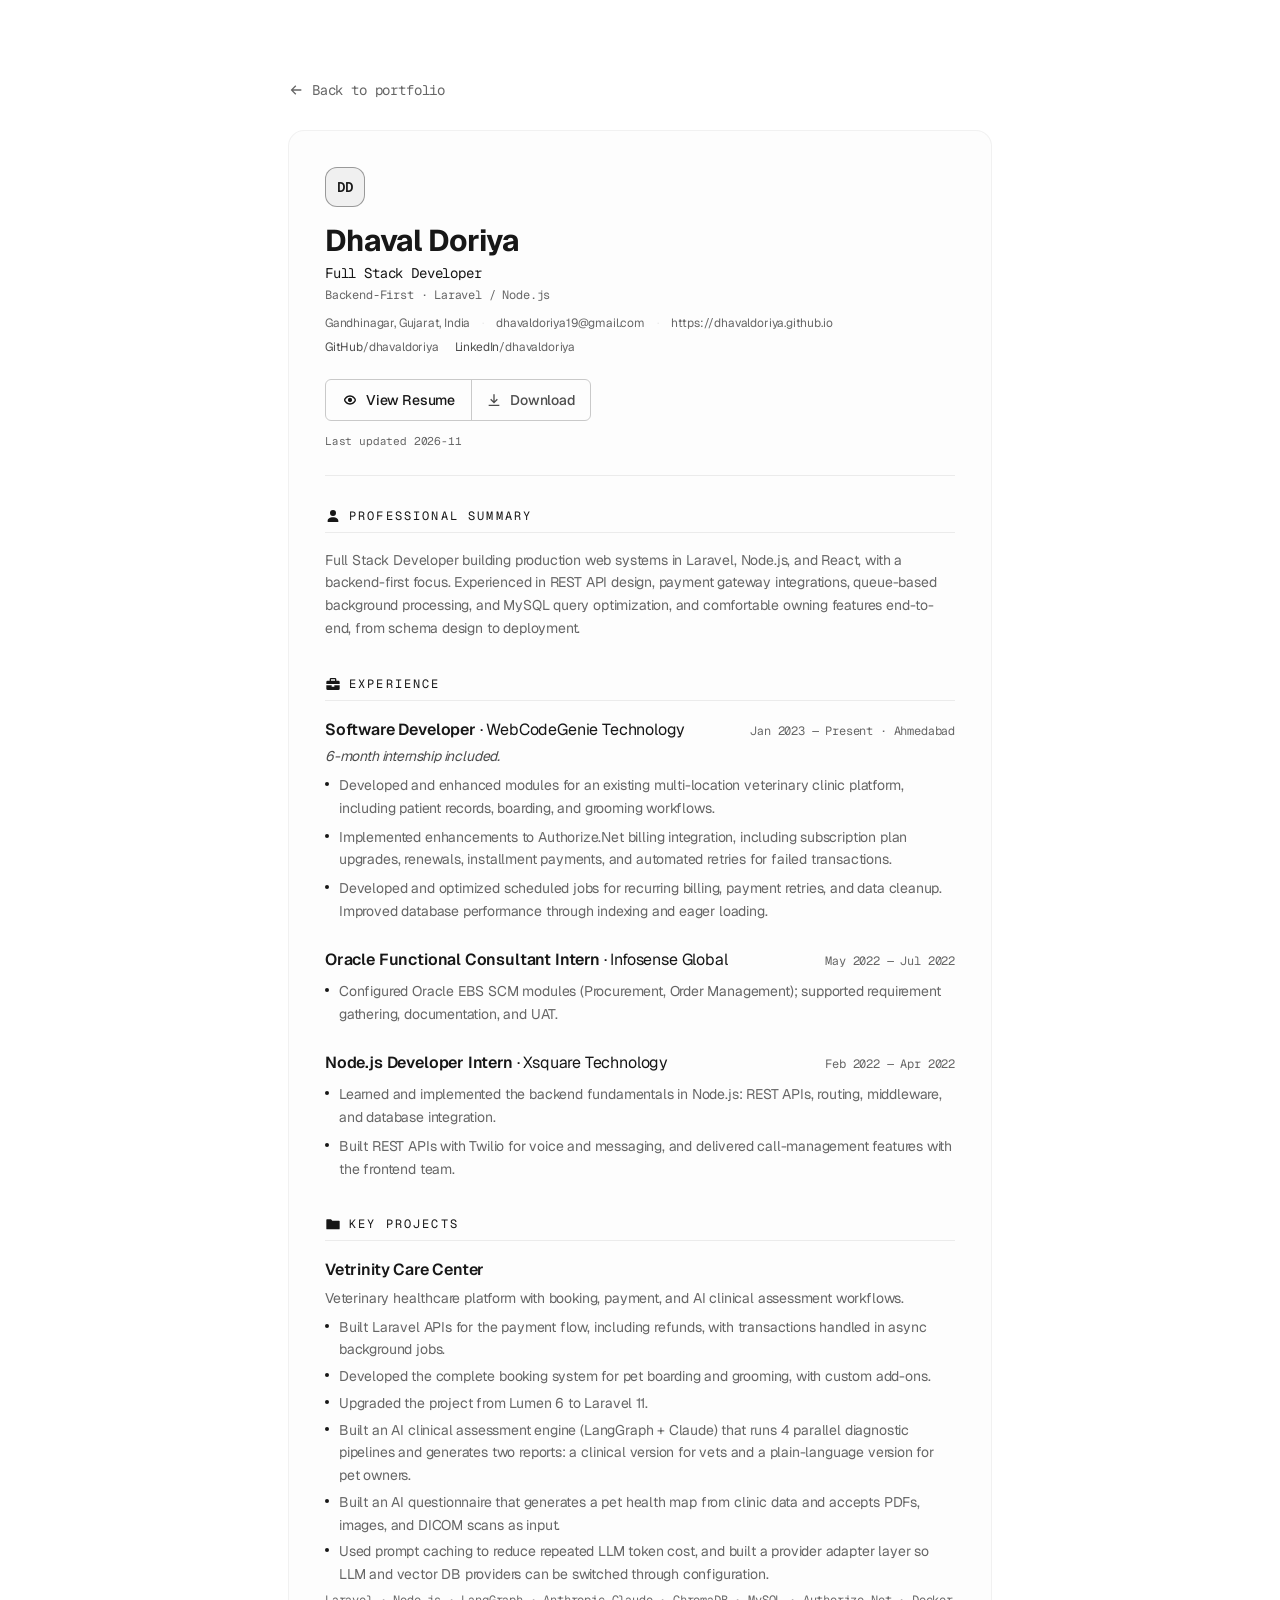
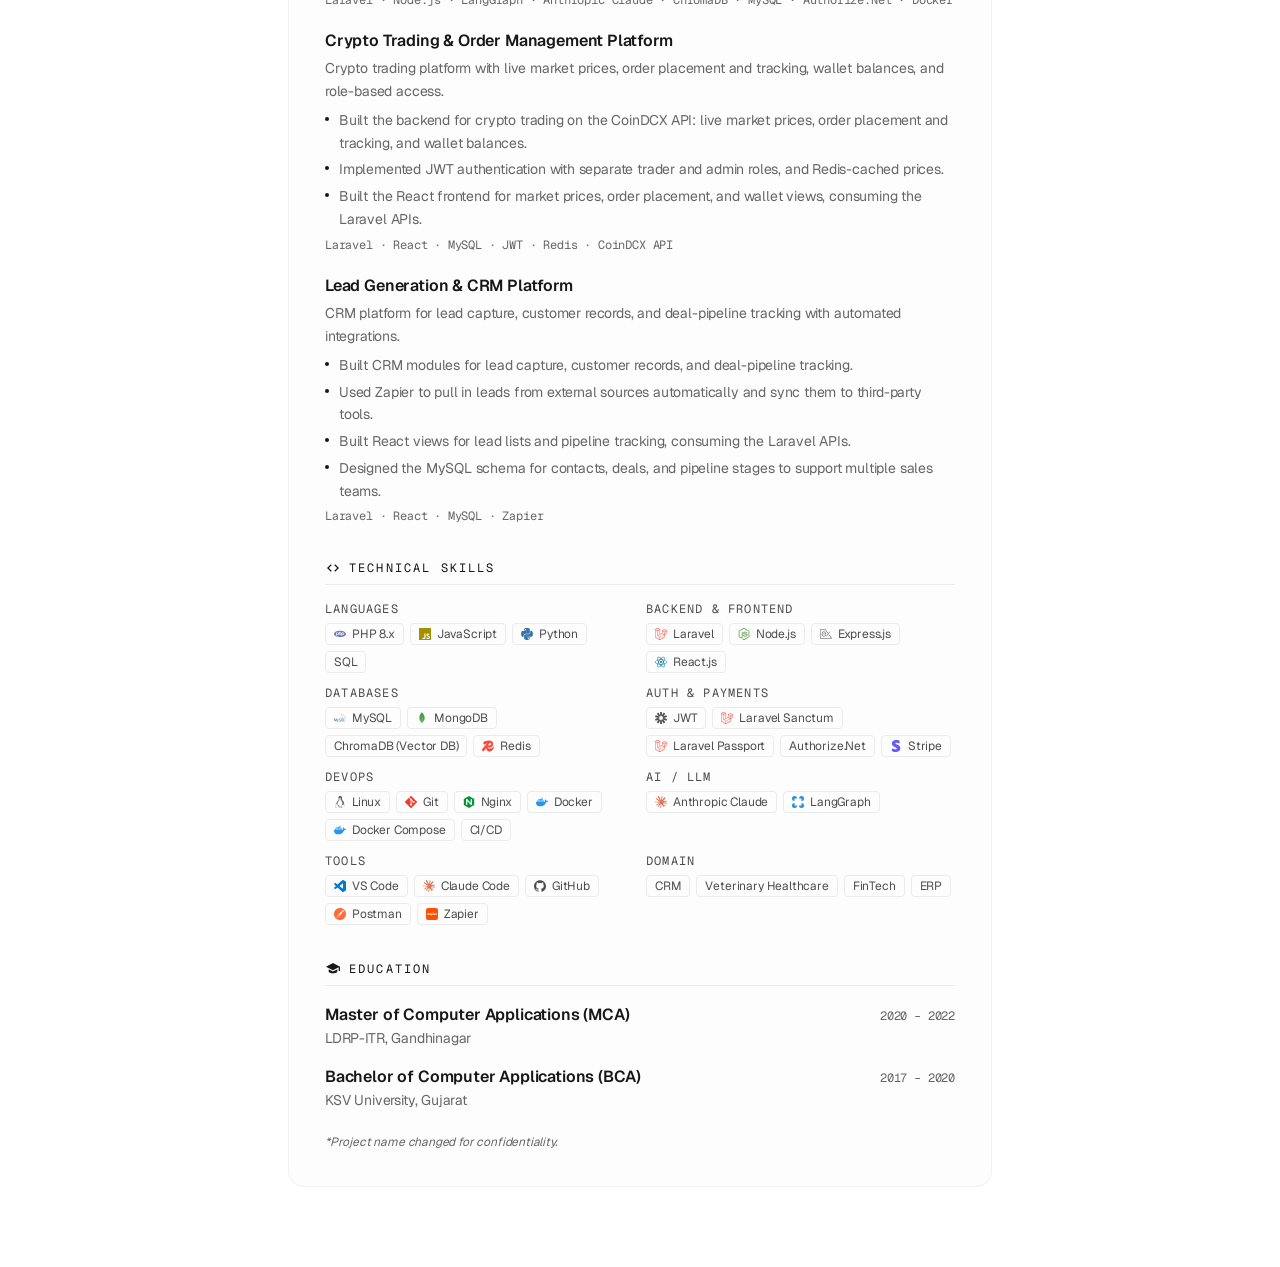
<file: resume/index.html>
<!DOCTYPE html><html lang="en"><head><meta charset="utf-8"><meta name="viewport" content="width=device-width, initial-scale=1"><meta name="generator" content="Astro v7.3.4"><title>Resume — Dhaval Doriya</title><meta name="description" content="Dhaval Doriya — Full Stack Developer. Full Stack Developer building production web systems in Laravel, Node.js, and React, with a backend-first focus. Experienced in REST API des"><meta name="theme-color" content="#000000"><link rel="canonical" href="https://dhavaldoriya.github.io/resume/"><link rel="icon" href="/favicon.svg"><link rel="apple-touch-icon" href="/favicon.svg"><script>
			(() => {
				const stored = localStorage.getItem("portfolio-theme");
				const theme = stored === "light" || stored === "dark" ? stored : (matchMedia("(prefers-color-scheme: light)").matches ? "light" : "dark");
				document.documentElement.dataset.theme = theme;
			})();
		</script><meta property="og:type" content="website"><meta property="og:title" content="Resume — Dhaval Doriya"><meta property="og:description" content="Dhaval Doriya — Full Stack Developer. Full Stack Developer building production web systems in Laravel, Node.js, and React, with a backend-first focus. Experienced in REST API des"><meta property="og:url" content="https://dhavaldoriya.github.io/resume/"><meta name="twitter:card" content="summary"><meta name="twitter:title" content="Resume — Dhaval Doriya"><meta name="twitter:description" content="Dhaval Doriya — Full Stack Developer. Full Stack Developer building production web systems in Laravel, Node.js, and React, with a backend-first focus. Experienced in REST API des"><link rel="preconnect" href="https://fonts.googleapis.com"><link rel="preconnect" href="https://fonts.gstatic.com" crossorigin><link rel="stylesheet" href="https://fonts.googleapis.com/css2?family=Geist:wght@400;500;600&family=Geist+Mono:wght@400;500&display=swap"><script type="application/ld+json">{"@context":"https://schema.org","@type":"Person","name":"Dhaval Doriya","jobTitle":"Full Stack Developer","description":"Full Stack Developer building production systems with Laravel, Node.js, React, and MySQL.","url":"https://dhavaldoriya.github.io/resume/","email":"mailto:dhavaldoriya19@gmail.com","address":{"@type":"PostalAddress","addressLocality":"Gandhinagar, Gujarat, India"},"sameAs":["https://github.com/dhavaldoriya","https://linkedin.com/in/dhavaldoriya"]}</script><link rel="stylesheet" href="/_astro/Icon.BFh0OjLh.css"><style>.skill-chip[data-astro-cid-pfblnpjd]:hover{color:var(--tag-color,var(--color-accent));border-color:var(--tag-color,var(--color-accent))}
</style></head><body class="antialiased"><a href="#main" class="sr-only focus:not-sr-only focus:fixed focus:left-4 focus:top-4 focus:z-50 focus:rounded-md focus:bg-ink focus:px-4 focus:py-2 focus:text-sm focus:text-canvas">Skip to content</a><svg xmlns="http://www.w3.org/2000/svg" width="0" height="0" class="absolute" aria-hidden="true" focusable="false"><symbol id="tech-claude" viewBox="0 0 24 24"><path d="m4.7144 15.9555 4.7174-2.6471.079-.2307-.079-.1275h-.2307l-.7893-.0486-2.6956-.0729-2.3375-.0971-2.2646-.1214-.5707-.1215-.5343-.7042.0546-.3522.4797-.3218.686.0608 1.5179.1032 2.2767.1578 1.6514.0972 2.4468.255h.3886l.0546-.1579-.1336-.0971-.1032-.0972L6.973 9.8356l-2.55-1.6879-1.3356-.9714-.7225-.4918-.3643-.4614-.1578-1.0078.6557-.7225.8803.0607.2246.0607.8925.686 1.9064 1.4754 2.4893 1.8336.3643.3035.1457-.1032.0182-.0728-.164-.2733-1.3539-2.4467-1.445-2.4893-.6435-1.032-.17-.6194c-.0607-.255-.1032-.4674-.1032-.7285L6.287.1335 6.6997 0l.9957.1336.419.3642.6192 1.4147 1.0018 2.2282 1.5543 3.0296.4553.8985.2429.8318.091.255h.1579v-.1457l.1275-1.706.2368-2.0947.2307-2.6957.0789-.7589.3764-.9107.7468-.4918.5828.2793.4797.686-.0668.4433-.2853 1.8517-.5586 2.9021-.3643 1.9429h.2125l.2429-.2429.9835-1.3053 1.6514-2.0643.7286-.8196.85-.9046.5464-.4311h1.0321l.759 1.1293-.34 1.1657-1.0625 1.3478-.8804 1.1414-1.2628 1.7-.7893 1.36.0729.1093.1882-.0183 2.8535-.607 1.5421-.2794 1.8396-.3157.8318.3886.091.3946-.3278.8075-1.967.4857-2.3072.4614-3.4364.8136-.0425.0304.0486.0607 1.5482.1457.6618.0364h1.621l3.0175.2247.7892.522.4736.6376-.079.4857-1.2142.6193-1.6393-.3886-3.825-.9107-1.3113-.3279h-.1822v.1093l1.0929 1.0686 2.0035 1.8092 2.5075 2.3314.1275.5768-.3218.4554-.34-.0486-2.2039-1.6575-.85-.7468-1.9246-1.621h-.1275v.17l.4432.6496 2.3436 3.5214.1214 1.0807-.17.3521-.6071.2125-.6679-.1214-1.3721-1.9246L14.38 17.959l-1.1414-1.9428-.1397.079-.674 7.2552-.3156.3703-.7286.2793-.6071-.4614-.3218-.7468.3218-1.4753.3886-1.9246.3157-1.53.2853-1.9004.17-.6314-.0121-.0425-.1397.0182-1.4328 1.9672-2.1796 2.9446-1.7243 1.8456-.4128.164-.7164-.3704.0667-.6618.4008-.5889 2.386-3.0357 1.4389-1.882.929-1.0868-.0062-.1579h-.0546l-6.3385 4.1164-1.1293.1457-.4857-.4554.0608-.7467.2307-.2429 1.9064-1.3114Z"/></symbol><symbol id="tech-docker" viewBox="0 0 24 24"><path d="M13.983 11.078h2.119a.186.186 0 00.186-.185V9.006a.186.186 0 00-.186-.186h-2.119a.185.185 0 00-.185.185v1.888c0 .102.083.185.185.185m-2.954-5.43h2.118a.186.186 0 00.186-.186V3.574a.186.186 0 00-.186-.185h-2.118a.185.185 0 00-.185.185v1.888c0 .102.082.185.185.185m0 2.716h2.118a.187.187 0 00.186-.186V6.29a.186.186 0 00-.186-.185h-2.118a.185.185 0 00-.185.185v1.887c0 .102.082.185.185.186m-2.93 0h2.12a.186.186 0 00.184-.186V6.29a.185.185 0 00-.185-.185H8.1a.185.185 0 00-.185.185v1.887c0 .102.083.185.185.186m-2.964 0h2.119a.186.186 0 00.185-.186V6.29a.185.185 0 00-.185-.185H5.136a.186.186 0 00-.186.185v1.887c0 .102.084.185.186.186m5.893 2.715h2.118a.186.186 0 00.186-.185V9.006a.186.186 0 00-.186-.186h-2.118a.185.185 0 00-.185.185v1.888c0 .102.082.185.185.185m-2.93 0h2.12a.185.185 0 00.184-.185V9.006a.185.185 0 00-.184-.186h-2.12a.185.185 0 00-.184.185v1.888c0 .102.083.185.185.185m-2.964 0h2.119a.185.185 0 00.185-.185V9.006a.185.185 0 00-.184-.186h-2.12a.186.186 0 00-.186.186v1.887c0 .102.084.185.186.185m-2.92 0h2.12a.185.185 0 00.184-.185V9.006a.185.185 0 00-.184-.186h-2.12a.185.185 0 00-.184.185v1.888c0 .102.082.185.185.185M23.763 9.89c-.065-.051-.672-.51-1.954-.51-.338.001-.676.03-1.01.087-.248-1.7-1.653-2.53-1.716-2.566l-.344-.199-.226.327c-.284.438-.49.922-.612 1.43-.23.97-.09 1.882.403 2.661-.595.332-1.55.413-1.744.42H.751a.751.751 0 00-.75.748 11.376 11.376 0 00.692 4.062c.545 1.428 1.355 2.48 2.41 3.124 1.18.723 3.1 1.137 5.275 1.137.983.003 1.963-.086 2.93-.266a12.248 12.248 0 003.823-1.389c.98-.567 1.86-1.288 2.61-2.136 1.252-1.418 1.998-2.997 2.553-4.4h.221c1.372 0 2.215-.549 2.68-1.009.309-.293.55-.65.707-1.046l.098-.288Z"/></symbol><symbol id="tech-express" viewBox="0 0 24 24"><path d="M12.262 16.666h1.146l6.975-9.325H19.22zm9.778 1.441v.004l-4.334-5.706-.557.74 4.873 6.682H.945V4.173h9.505l5.026 6.7.574-.772-4.374-5.928h.003l-.719-.945H0v17.544h24zM10.917 8.705a3.8 3.8 0 0 0-1.292-1.183q-.796-.45-1.916-.45c-.746 0-1.37.14-1.906.424a3.76 3.76 0 0 0-1.31 1.12 4.9 4.9 0 0 0-.75 1.581 7.17 7.17 0 0 0 0 3.696c.148.567.402 1.101.75 1.573a3.5 3.5 0 0 0 1.31 1.066q.803.39 1.906.389 1.77 0 2.739-.868.966-.867 1.328-2.457h-1.139q-.271 1.084-.977 1.734-.704.651-1.952.65-.812 0-1.392-.342a3.1 3.1 0 0 1-.957-.869 3.5 3.5 0 0 1-.551-1.182 5 5 0 0 1-.17-1.133 9 9 0 0 0-.015-.286 4.5 4.5 0 0 1 .015-.829c.047-.418.147-.83.296-1.223A3.7 3.7 0 0 1 5.54 9.05a2.9 2.9 0 0 1 .922-.742q.541-.28 1.246-.28c.47 0 .869.093 1.23.28q.541.281.922.742.379.461.587 1.057t.225 1.246H5.625l.004.957h6.182a7.3 7.3 0 0 0-.18-1.924 4.9 4.9 0 0 0-.715-1.68z"/></symbol><symbol id="tech-git" viewBox="0 0 24 24"><path d="M13.09 23.549a1.54 1.54 0 0 1-2.18 0L.451 13.089a1.54 1.54 0 0 1 0-2.179l7.191-7.19 2.733 2.733a1.85 1.85 0 0 0 .964 2.326v6.66a1.849 1.849 0 1 0 1.54 0V8.957l2.508 2.508a1.85 1.85 0 1 0 1.09-1.09l-2.634-2.634a1.85 1.85 0 0 0-2.378-2.377L8.73 2.63 10.91.451a1.54 1.54 0 0 1 2.179 0l10.459 10.46a1.54 1.54 0 0 1 0 2.179z"/></symbol><symbol id="tech-github" viewBox="0 0 24 24"><path d="M12 .297c-6.63 0-12 5.373-12 12 0 5.303 3.438 9.8 8.205 11.385.6.113.82-.258.82-.577 0-.285-.01-1.04-.015-2.04-3.338.724-4.042-1.61-4.042-1.61C4.422 18.07 3.633 17.7 3.633 17.7c-1.087-.744.084-.729.084-.729 1.205.084 1.838 1.236 1.838 1.236 1.07 1.835 2.809 1.305 3.495.998.108-.776.417-1.305.76-1.605-2.665-.3-5.466-1.332-5.466-5.93 0-1.31.465-2.38 1.235-3.22-.135-.303-.54-1.523.105-3.176 0 0 1.005-.322 3.3 1.23.96-.267 1.98-.399 3-.405 1.02.006 2.04.138 3 .405 2.28-1.552 3.285-1.23 3.285-1.23.645 1.653.24 2.873.12 3.176.765.84 1.23 1.91 1.23 3.22 0 4.61-2.805 5.625-5.475 5.92.42.36.81 1.096.81 2.22 0 1.606-.015 2.896-.015 3.286 0 .315.21.69.825.57C20.565 22.092 24 17.592 24 12.297c0-6.627-5.373-12-12-12"/></symbol><symbol id="tech-javascript" viewBox="0 0 24 24"><path d="M0 0h24v24H0V0zm22.034 18.276c-.175-1.095-.888-2.015-3.003-2.873-.736-.345-1.554-.585-1.797-1.14-.091-.33-.105-.51-.046-.705.15-.646.915-.84 1.515-.66.39.12.75.42.976.9 1.034-.676 1.034-.676 1.755-1.125-.27-.42-.404-.601-.586-.78-.63-.705-1.469-1.065-2.834-1.034l-.705.089c-.676.165-1.32.525-1.71 1.005-1.14 1.291-.811 3.541.569 4.471 1.365 1.02 3.361 1.244 3.616 2.205.24 1.17-.87 1.545-1.966 1.41-.811-.18-1.26-.586-1.755-1.336l-1.83 1.051c.21.48.45.689.81 1.109 1.74 1.756 6.09 1.666 6.871-1.004.029-.09.24-.705.074-1.65l.046.067zm-8.983-7.245h-2.248c0 1.938-.009 3.864-.009 5.805 0 1.232.063 2.363-.138 2.711-.33.689-1.18.601-1.566.48-.396-.196-.597-.466-.83-.855-.063-.105-.11-.196-.127-.196l-1.825 1.125c.305.63.75 1.172 1.324 1.517.855.51 2.004.675 3.207.405.783-.226 1.458-.691 1.811-1.411.51-.93.402-2.07.397-3.346.012-2.054 0-4.109 0-6.179l.004-.056z"/></symbol><symbol id="tech-jwt" viewBox="0 0 24 24"><path d="M10.2 0v6.456L12 8.928l1.8-2.472V0zm3.6 6.456v3.072l2.904-.96L20.52 3.36l-2.928-2.136zm2.904 2.112l-1.8 2.496 2.928.936 6.144-1.992-1.128-3.432zM17.832 12l-2.928.936 1.8 2.496 6.144 1.992 1.128-3.432zm-1.128 3.432l-2.904-.96v3.072l3.792 5.232 2.928-2.136zM13.8 17.544L12 15.072l-1.8 2.472V24h3.6zm-3.6 0v-3.072l-2.904.96L3.48 20.64l2.928 2.136zm-2.904-2.112l1.8-2.496L6.168 12 .024 13.992l1.128 3.432zM6.168 12l2.928-.936-1.8-2.496-6.144-1.992-1.128 3.432zm1.128-3.432l2.904.96V6.456L6.408 1.224 3.48 3.36Z"/></symbol><symbol id="tech-langgraph" viewBox="0 0 24 24"><path d="M5 19H10A5 5 0 115 14ZM19 14A5 5 0 1114 19H19ZM10 5A5 5 0 105 10V5ZM19 5V10A5 5 0 1014 5Z"/></symbol><symbol id="tech-laravel" viewBox="0 0 24 24"><path d="M23.642 5.43a.364.364 0 01.014.1v5.149c0 .135-.073.26-.189.326l-4.323 2.49v4.934a.378.378 0 01-.188.326L9.93 23.949a.316.316 0 01-.066.027c-.008.002-.016.008-.024.01a.348.348 0 01-.192 0c-.011-.002-.02-.008-.03-.012-.02-.008-.042-.014-.062-.025L.533 18.755a.376.376 0 01-.189-.326V2.974c0-.033.005-.066.014-.098.003-.012.01-.02.014-.032a.369.369 0 01.023-.058c.004-.013.015-.022.023-.033l.033-.045c.012-.01.025-.018.037-.027.014-.012.027-.024.041-.034H.53L5.043.05a.375.375 0 01.375 0L9.93 2.647h.002c.015.01.027.021.04.033l.038.027c.013.014.02.03.033.045.008.011.02.021.025.033.01.02.017.038.024.058.003.011.01.021.013.032.01.031.014.064.014.098v9.652l3.76-2.164V5.527c0-.033.004-.066.013-.098.003-.01.01-.02.013-.032a.487.487 0 01.024-.059c.007-.012.018-.02.025-.033.012-.015.021-.03.033-.043.012-.012.025-.02.037-.028.014-.01.026-.023.041-.032h.001l4.513-2.598a.375.375 0 01.375 0l4.513 2.598c.016.01.027.021.042.031.012.01.025.018.036.028.013.014.022.03.034.044.008.012.019.021.024.033.011.02.018.04.024.06.006.01.012.021.015.032zm-.74 5.032V6.179l-1.578.908-2.182 1.256v4.283zm-4.51 7.75v-4.287l-2.147 1.225-6.126 3.498v4.325zM1.093 3.624v14.588l8.273 4.761v-4.325l-4.322-2.445-.002-.003H5.04c-.014-.01-.025-.021-.04-.031-.011-.01-.024-.018-.035-.027l-.001-.002c-.013-.012-.021-.025-.031-.04-.01-.011-.021-.022-.028-.036h-.002c-.008-.014-.013-.031-.02-.047-.006-.016-.014-.027-.018-.043a.49.49 0 01-.008-.057c-.002-.014-.006-.027-.006-.041V5.789l-2.18-1.257zM5.23.81L1.47 2.974l3.76 2.164 3.758-2.164zm1.956 13.505l2.182-1.256V3.624l-1.58.91-2.182 1.255v9.435zm11.581-10.95l-3.76 2.163 3.76 2.163 3.759-2.164zm-.376 4.978L16.21 7.087 14.63 6.18v4.283l2.182 1.256 1.58.908zm-8.65 9.654l5.514-3.148 2.756-1.572-3.757-2.163-4.323 2.489-3.941 2.27z"/></symbol><symbol id="tech-linux" viewBox="0 0 24 24"><path d="M12.504 0c-.155 0-.315.008-.48.021-4.226.333-3.105 4.807-3.17 6.298-.076 1.092-.3 1.953-1.05 3.02-.885 1.051-2.127 2.75-2.716 4.521-.278.832-.41 1.684-.287 2.489a.424.424 0 00-.11.135c-.26.268-.45.6-.663.839-.199.199-.485.267-.797.4-.313.136-.658.269-.864.68-.09.189-.136.394-.132.602 0 .199.027.4.055.536.058.399.116.728.04.97-.249.68-.28 1.145-.106 1.484.174.334.535.47.94.601.81.2 1.91.135 2.774.6.926.466 1.866.67 2.616.47.526-.116.97-.464 1.208-.946.587-.003 1.23-.269 2.26-.334.699-.058 1.574.267 2.577.2.025.134.063.198.114.333l.003.003c.391.778 1.113 1.132 1.884 1.071.771-.06 1.592-.536 2.257-1.306.631-.765 1.683-1.084 2.378-1.503.348-.199.629-.469.649-.853.023-.4-.2-.811-.714-1.376v-.097l-.003-.003c-.17-.2-.25-.535-.338-.926-.085-.401-.182-.786-.492-1.046h-.003c-.059-.054-.123-.067-.188-.135a.357.357 0 00-.19-.064c.431-1.278.264-2.55-.173-3.694-.533-1.41-1.465-2.638-2.175-3.483-.796-1.005-1.576-1.957-1.56-3.368.026-2.152.236-6.133-3.544-6.139zm.529 3.405h.013c.213 0 .396.062.584.198.19.135.33.332.438.533.105.259.158.459.166.724 0-.02.006-.04.006-.06v.105a.086.086 0 01-.004-.021l-.004-.024a1.807 1.807 0 01-.15.706.953.953 0 01-.213.335.71.71 0 00-.088-.042c-.104-.045-.198-.064-.284-.133a1.312 1.312 0 00-.22-.066c.05-.06.146-.133.183-.198.053-.128.082-.264.088-.402v-.02a1.21 1.21 0 00-.061-.4c-.045-.134-.101-.2-.183-.333-.084-.066-.167-.132-.267-.132h-.016c-.093 0-.176.03-.262.132a.8.8 0 00-.205.334 1.18 1.18 0 00-.09.4v.019c.002.089.008.179.02.267-.193-.067-.438-.135-.607-.202a1.635 1.635 0 01-.018-.2v-.02a1.772 1.772 0 01.15-.768c.082-.22.232-.406.43-.533a.985.985 0 01.594-.2zm-2.962.059h.036c.142 0 .27.048.399.135.146.129.264.288.344.465.09.199.14.4.153.667v.004c.007.134.006.2-.002.266v.08c-.03.007-.056.018-.083.024-.152.055-.274.135-.393.2.012-.09.013-.18.003-.267v-.015c-.012-.133-.04-.2-.082-.333a.613.613 0 00-.166-.267.248.248 0 00-.183-.064h-.021c-.071.006-.13.04-.186.132a.552.552 0 00-.12.27.944.944 0 00-.023.33v.015c.012.135.037.2.08.334.046.134.098.2.166.268.01.009.02.018.034.024-.07.057-.117.07-.176.136a.304.304 0 01-.131.068 2.62 2.62 0 01-.275-.402 1.772 1.772 0 01-.155-.667 1.759 1.759 0 01.08-.668 1.43 1.43 0 01.283-.535c.128-.133.26-.2.418-.2zm1.37 1.706c.332 0 .733.065 1.216.399.293.2.523.269 1.052.468h.003c.255.136.405.266.478.399v-.131a.571.571 0 01.016.47c-.123.31-.516.643-1.063.842v.002c-.268.135-.501.333-.775.465-.276.135-.588.292-1.012.267a1.139 1.139 0 01-.448-.067 3.566 3.566 0 01-.322-.198c-.195-.135-.363-.332-.612-.465v-.005h-.005c-.4-.246-.616-.512-.686-.71-.07-.268-.005-.47.193-.6.224-.135.38-.271.483-.336.104-.074.143-.102.176-.131h.002v-.003c.169-.202.436-.47.839-.601.139-.036.294-.065.466-.065zm2.8 2.142c.358 1.417 1.196 3.475 1.735 4.473.286.534.855 1.659 1.102 3.024.156-.005.33.018.513.064.646-1.671-.546-3.467-1.089-3.966-.22-.2-.232-.335-.123-.335.59.534 1.365 1.572 1.646 2.757.13.535.16 1.104.021 1.67.067.028.135.06.205.067 1.032.534 1.413.938 1.23 1.537v-.043c-.06-.003-.12 0-.18 0h-.016c.151-.467-.182-.825-1.065-1.224-.915-.4-1.646-.336-1.77.465-.008.043-.013.066-.018.135-.068.023-.139.053-.209.064-.43.268-.662.669-.793 1.187-.13.533-.17 1.156-.205 1.869v.003c-.02.334-.17.838-.319 1.35-1.5 1.072-3.58 1.538-5.348.334a2.645 2.645 0 00-.402-.533 1.45 1.45 0 00-.275-.333c.182 0 .338-.03.465-.067a.615.615 0 00.314-.334c.108-.267 0-.697-.345-1.163-.345-.467-.931-.995-1.788-1.521-.63-.4-.986-.87-1.15-1.396-.165-.534-.143-1.085-.015-1.645.245-1.07.873-2.11 1.274-2.763.107-.065.037.135-.408.974-.396.751-1.14 2.497-.122 3.854a8.123 8.123 0 01.647-2.876c.564-1.278 1.743-3.504 1.836-5.268.048.036.217.135.289.202.218.133.38.333.59.465.21.201.477.335.876.335.039.003.075.006.11.006.412 0 .73-.134.997-.268.29-.134.52-.334.74-.4h.005c.467-.135.835-.402 1.044-.7zm2.185 8.958c.037.6.343 1.245.882 1.377.588.134 1.434-.333 1.791-.765l.211-.01c.315-.007.577.01.847.268l.003.003c.208.199.305.53.391.876.085.4.154.78.409 1.066.486.527.645.906.636 1.14l.003-.007v.018l-.003-.012c-.015.262-.185.396-.498.595-.63.401-1.746.712-2.457 1.57-.618.737-1.37 1.14-2.036 1.191-.664.053-1.237-.2-1.574-.898l-.005-.003c-.21-.4-.12-1.025.056-1.69.176-.668.428-1.344.463-1.897.037-.714.076-1.335.195-1.814.12-.465.308-.797.641-.984l.045-.022zm-10.814.049h.01c.053 0 .105.005.157.014.376.055.706.333 1.023.752l.91 1.664.003.003c.243.533.754 1.064 1.189 1.637.434.598.77 1.131.729 1.57v.006c-.057.744-.48 1.148-1.125 1.294-.645.135-1.52.002-2.395-.464-.968-.536-2.118-.469-2.857-.602-.369-.066-.61-.2-.723-.4-.11-.2-.113-.602.123-1.23v-.004l.002-.003c.117-.334.03-.752-.027-1.118-.055-.401-.083-.71.043-.94.16-.334.396-.4.69-.533.294-.135.64-.202.915-.47h.002v-.002c.256-.268.445-.601.668-.838.19-.201.38-.336.663-.336zm7.159-9.074c-.435.201-.945.535-1.488.535-.542 0-.97-.267-1.28-.466-.154-.134-.28-.268-.373-.335-.164-.134-.144-.333-.074-.333.109.016.129.134.199.2.096.066.215.2.36.333.292.2.68.467 1.167.467.485 0 1.053-.267 1.398-.466.195-.135.445-.334.648-.467.156-.136.149-.267.279-.267.128.016.034.134-.147.332a8.097 8.097 0 01-.69.468zm-1.082-1.583V5.64c-.006-.02.013-.042.029-.05.074-.043.18-.027.26.004.063 0 .16.067.15.135-.006.049-.085.066-.135.066-.055 0-.092-.043-.141-.068-.052-.018-.146-.008-.163-.065zm-.551 0c-.02.058-.113.049-.166.066-.047.025-.086.068-.14.068-.05 0-.13-.02-.136-.068-.01-.066.088-.133.15-.133.08-.031.184-.047.259-.005.019.009.036.03.03.05v.02h.003z"/></symbol><symbol id="tech-mongodb" viewBox="0 0 24 24"><path d="M17.193 9.555c-1.264-5.58-4.252-7.414-4.573-8.115-.28-.394-.53-.954-.735-1.44-.036.495-.055.685-.523 1.184-.723.566-4.438 3.682-4.74 10.02-.282 5.912 4.27 9.435 4.888 9.884l.07.05A73.49 73.49 0 0111.91 24h.481c.114-1.032.284-2.056.51-3.07.417-.296.604-.463.85-.693a11.342 11.342 0 003.639-8.464c.01-.814-.103-1.662-.197-2.218zm-5.336 8.195s0-8.291.275-8.29c.213 0 .49 10.695.49 10.695-.381-.045-.765-1.76-.765-2.405z"/></symbol><symbol id="tech-mysql" viewBox="0 0 24 24"><path d="M16.405 5.501c-.115 0-.193.014-.274.033v.013h.014c.054.104.146.18.214.273.054.107.1.214.154.32l.014-.015c.094-.066.14-.172.14-.333-.04-.047-.046-.094-.08-.14-.04-.067-.126-.1-.18-.153zM5.77 18.695h-.927a50.854 50.854 0 00-.27-4.41h-.008l-1.41 4.41H2.45l-1.4-4.41h-.01a72.892 72.892 0 00-.195 4.41H0c.055-1.966.192-3.81.41-5.53h1.15l1.335 4.064h.008l1.347-4.064h1.095c.242 2.015.384 3.86.428 5.53zm4.017-4.08c-.378 2.045-.876 3.533-1.492 4.46-.482.716-1.01 1.073-1.583 1.073-.153 0-.34-.046-.566-.138v-.494c.11.017.24.026.386.026.268 0 .483-.075.647-.222.197-.18.295-.382.295-.605 0-.155-.077-.47-.23-.944L6.23 14.615h.91l.727 2.36c.164.536.233.91.205 1.123.4-1.064.678-2.227.835-3.483zm12.325 4.08h-2.63v-5.53h.885v4.85h1.745zm-3.32.135l-1.016-.5c.09-.076.177-.158.255-.25.433-.506.648-1.258.648-2.253 0-1.83-.718-2.746-2.155-2.746-.704 0-1.254.232-1.65.697-.43.508-.646 1.256-.646 2.245 0 .972.19 1.686.574 2.14.35.41.877.615 1.583.615.264 0 .506-.033.725-.098l1.325.772.36-.622zM15.5 17.588c-.225-.36-.337-.94-.337-1.736 0-1.393.424-2.09 1.27-2.09.443 0 .77.167.977.5.224.362.336.936.336 1.723 0 1.404-.424 2.108-1.27 2.108-.445 0-.77-.167-.978-.5zm-1.658-.425c0 .47-.172.856-.516 1.156-.344.3-.803.45-1.384.45-.543 0-1.064-.172-1.573-.515l.237-.476c.438.22.833.328 1.19.328.332 0 .593-.073.783-.22a.754.754 0 00.3-.615c0-.33-.23-.61-.648-.845-.388-.213-1.163-.657-1.163-.657-.422-.307-.632-.636-.632-1.177 0-.45.157-.81.47-1.085.315-.278.72-.415 1.22-.415.512 0 .98.136 1.4.41l-.213.476a2.726 2.726 0 00-1.064-.23c-.283 0-.502.068-.654.206a.685.685 0 00-.248.524c0 .328.234.61.666.85.393.215 1.187.67 1.187.67.433.305.648.63.648 1.168zm9.382-5.852c-.535-.014-.95.04-1.297.188-.1.04-.26.04-.274.167.055.053.063.14.11.214.08.134.218.313.346.407.14.11.28.216.427.31.26.16.555.255.81.416.145.094.293.213.44.313.073.05.12.14.214.172v-.02c-.046-.06-.06-.147-.105-.214-.067-.067-.134-.127-.2-.193a3.223 3.223 0 00-.695-.675c-.214-.146-.682-.35-.77-.595l-.013-.014c.146-.013.32-.066.46-.106.227-.06.435-.047.67-.106.106-.027.213-.06.32-.094v-.06c-.12-.12-.21-.283-.334-.395a8.867 8.867 0 00-1.104-.823c-.21-.134-.476-.22-.697-.334-.08-.04-.214-.06-.26-.127-.12-.146-.19-.34-.275-.514a17.69 17.69 0 01-.547-1.163c-.12-.262-.193-.523-.34-.763-.69-1.137-1.437-1.826-2.586-2.5-.247-.14-.543-.2-.856-.274-.167-.008-.334-.02-.5-.027-.11-.047-.216-.174-.31-.235-.38-.24-1.364-.76-1.644-.072-.18.434.267.862.422 1.082.115.153.26.328.34.5.047.116.06.235.107.356.106.294.207.622.347.897.073.14.153.287.247.413.054.073.146.107.167.227-.094.136-.1.334-.154.5-.24.757-.146 1.693.194 2.25.107.166.362.534.703.393.3-.12.234-.5.32-.835.02-.08.007-.133.048-.187v.015c.094.188.188.367.274.555.206.328.566.668.867.895.16.12.287.328.487.402v-.02h-.015c-.043-.058-.1-.086-.154-.133a3.445 3.445 0 01-.35-.4 8.76 8.76 0 01-.747-1.218c-.11-.21-.202-.436-.29-.643-.04-.08-.04-.2-.107-.24-.1.146-.247.273-.32.453-.127.288-.14.642-.188 1.01-.027.007-.014 0-.027.014-.214-.052-.287-.274-.367-.46-.2-.475-.233-1.238-.06-1.785.047-.14.247-.582.167-.716-.042-.127-.174-.2-.247-.303a2.478 2.478 0 01-.24-.427c-.16-.374-.24-.788-.414-1.162-.08-.173-.22-.354-.334-.513-.127-.18-.267-.307-.368-.52-.033-.073-.08-.194-.027-.274.014-.054.042-.075.094-.09.088-.072.335.022.422.062.247.1.455.194.662.334.094.066.195.193.315.226h.14c.214.047.455.014.655.073.355.114.675.28.962.46a5.953 5.953 0 012.085 2.286c.08.154.115.295.188.455.14.33.313.663.455.982.14.315.275.636.476.897.1.14.502.213.682.286.133.06.34.115.46.188.23.14.454.3.67.454.11.076.443.243.463.378z"/></symbol><symbol id="tech-nginx" viewBox="0 0 24 24"><path d="M12 0L1.605 6v12L12 24l10.395-6V6L12 0zm6 16.59c0 .705-.646 1.29-1.529 1.29-.631 0-1.351-.255-1.801-.81l-6-7.141v6.66c0 .721-.57 1.29-1.274 1.29H7.32c-.721 0-1.29-.6-1.29-1.29V7.41c0-.705.63-1.29 1.5-1.29.646 0 1.38.255 1.83.81l5.97 7.141V7.41c0-.721.6-1.29 1.29-1.29h.075c.72 0 1.29.6 1.29 1.29v9.18H18z"/></symbol><symbol id="tech-nodejs" viewBox="0 0 24 24"><path d="M11.998,24c-0.321,0-0.641-0.084-0.922-0.247l-2.936-1.737c-0.438-0.245-0.224-0.332-0.08-0.383 c0.585-0.203,0.703-0.25,1.328-0.604c0.065-0.037,0.151-0.023,0.218,0.017l2.256,1.339c0.082,0.045,0.197,0.045,0.272,0l8.795-5.076 c0.082-0.047,0.134-0.141,0.134-0.238V6.921c0-0.099-0.053-0.192-0.137-0.242l-8.791-5.072c-0.081-0.047-0.189-0.047-0.271,0 L3.075,6.68C2.99,6.729,2.936,6.825,2.936,6.921v10.15c0,0.097,0.054,0.189,0.139,0.235l2.409,1.392 c1.307,0.654,2.108-0.116,2.108-0.89V7.787c0-0.142,0.114-0.253,0.256-0.253h1.115c0.139,0,0.255,0.112,0.255,0.253v10.021 c0,1.745-0.95,2.745-2.604,2.745c-0.508,0-0.909,0-2.026-0.551L2.28,18.675c-0.57-0.329-0.922-0.945-0.922-1.604V6.921 c0-0.659,0.353-1.275,0.922-1.603l8.795-5.082c0.557-0.315,1.296-0.315,1.848,0l8.794,5.082c0.57,0.329,0.924,0.944,0.924,1.603 v10.15c0,0.659-0.354,1.273-0.924,1.604l-8.794,5.078C12.643,23.916,12.324,24,11.998,24z M19.099,13.993 c0-1.9-1.284-2.406-3.987-2.763c-2.731-0.361-3.009-0.548-3.009-1.187c0-0.528,0.235-1.233,2.258-1.233 c1.807,0,2.473,0.389,2.747,1.607c0.024,0.115,0.129,0.199,0.247,0.199h1.141c0.071,0,0.138-0.031,0.186-0.081 c0.048-0.054,0.074-0.123,0.067-0.196c-0.177-2.098-1.571-3.076-4.388-3.076c-2.508,0-4.004,1.058-4.004,2.833 c0,1.925,1.488,2.457,3.895,2.695c2.88,0.282,3.103,0.703,3.103,1.269c0,0.983-0.789,1.402-2.642,1.402 c-2.327,0-2.839-0.584-3.011-1.742c-0.02-0.124-0.126-0.215-0.253-0.215h-1.137c-0.141,0-0.254,0.112-0.254,0.253 c0,1.482,0.806,3.248,4.655,3.248C17.501,17.007,19.099,15.91,19.099,13.993z"/></symbol><symbol id="tech-oracle" viewBox="0.4 50.7 26.8 26.8"><path d="M9.059 72.198c-4.483 0-8.122-3.629-8.122-8.114s3.638-8.127 8.122-8.127h9.439c4.485 0 8.121 3.643 8.121 8.127s-3.636 8.114-8.121 8.114H9.059zm9.229-2.865a5.25 5.25 0 005.258-5.249 5.262 5.262 0 00-5.258-5.263H9.267a5.262 5.262 0 00-5.256 5.263 5.25 5.25 0 005.256 5.249h9.021z"/></symbol><symbol id="tech-php" viewBox="0 0 24 24"><path d="M7.01 10.207h-.944l-.515 2.648h.838c.556 0 .97-.105 1.242-.314.272-.21.455-.559.55-1.049.092-.47.05-.802-.124-.995-.175-.193-.523-.29-1.047-.29zM12 5.688C5.373 5.688 0 8.514 0 12s5.373 6.313 12 6.313S24 15.486 24 12c0-3.486-5.373-6.312-12-6.312zm-3.26 7.451c-.261.25-.575.438-.917.551-.336.108-.765.164-1.285.164H5.357l-.327 1.681H3.652l1.23-6.326h2.65c.797 0 1.378.209 1.744.628.366.418.476 1.002.33 1.752a2.836 2.836 0 0 1-.305.847c-.143.255-.33.49-.561.703zm4.024.715l.543-2.799c.063-.318.039-.536-.068-.651-.107-.116-.336-.174-.687-.174H11.46l-.704 3.625H9.388l1.23-6.327h1.367l-.327 1.682h1.218c.767 0 1.295.134 1.586.401s.378.7.263 1.299l-.572 2.944h-1.389zm7.597-2.265a2.782 2.782 0 0 1-.305.847c-.143.255-.33.49-.561.703a2.44 2.44 0 0 1-.917.551c-.336.108-.765.164-1.286.164h-1.18l-.327 1.682h-1.378l1.23-6.326h2.649c.797 0 1.378.209 1.744.628.366.417.477 1.001.331 1.751zM17.766 10.207h-.943l-.516 2.648h.838c.557 0 .971-.105 1.242-.314.272-.21.455-.559.551-1.049.092-.47.049-.802-.125-.995s-.524-.29-1.047-.29z"/></symbol><symbol id="tech-postman" viewBox="0 0 24 24"><path d="M13.527.099C6.955-.744.942 3.9.099 10.473c-.843 6.572 3.8 12.584 10.373 13.428 6.573.843 12.587-3.801 13.428-10.374C24.744 6.955 20.101.943 13.527.099zm2.471 7.485a.855.855 0 0 0-.593.25l-4.453 4.453-.307-.307-.643-.643c4.389-4.376 5.18-4.418 5.996-3.753zm-4.863 4.861l4.44-4.44a.62.62 0 1 1 .847.903l-4.699 4.125-.588-.588zm.33.694l-1.1.238a.06.06 0 0 1-.067-.032.06.06 0 0 1 .01-.073l.645-.645.512.512zm-2.803-.459l1.172-1.172.879.878-1.979.426a.074.074 0 0 1-.085-.039.072.072 0 0 1 .013-.093zm-3.646 6.058a.076.076 0 0 1-.069-.083.077.077 0 0 1 .022-.046h.002l.946-.946 1.222 1.222-2.123-.147zm2.425-1.256a.228.228 0 0 0-.117.256l.203.865a.125.125 0 0 1-.211.117h-.003l-.934-.934-.294-.295 3.762-3.758 1.82-.393.874.874c-1.255 1.102-2.971 2.201-5.1 3.268zm5.279-3.428h-.002l-.839-.839 4.699-4.125a.952.952 0 0 0 .119-.127c-.148 1.345-2.029 3.245-3.977 5.091zm3.657-6.46l-.003-.002a1.822 1.822 0 0 1 2.459-2.684l-1.61 1.613a.119.119 0 0 0 0 .169l1.247 1.247a1.817 1.817 0 0 1-2.093-.343zm2.578 0a1.714 1.714 0 0 1-.271.218h-.001l-1.207-1.207 1.533-1.533c.661.72.637 1.832-.054 2.522zM18.855 6.05a.143.143 0 0 0-.053.157.416.416 0 0 1-.053.45.14.14 0 0 0 .023.197.141.141 0 0 0 .084.03.14.14 0 0 0 .106-.05.691.691 0 0 0 .087-.751.138.138 0 0 0-.194-.033z"/></symbol><symbol id="tech-python" viewBox="0 0 24 24"><path d="M11.858 0c-.978.005-1.913.088-2.736.234C6.7.662 6.26 1.558 6.26 3.21v2.182h5.725v.727H4.111c-1.664 0-3.121 1-3.577 2.903-.526 2.181-.549 3.542 0 5.82.407 1.694 1.379 2.902 3.043 2.902h1.969v-2.616c0-1.89 1.635-3.557 3.576-3.557h5.72c1.591 0 2.862-1.31 2.862-2.91v-5.45c0-1.553-1.309-2.718-2.863-2.977A18 18 0 0 0 11.858 0M8.762 1.755c.591 0 1.074.491 1.074 1.095 0 .601-.483 1.087-1.074 1.087A1.08 1.08 0 0 1 7.688 2.85c0-.604.48-1.095 1.074-1.095m9.656 4.364v2.543c0 1.971-1.671 3.63-3.577 3.63H9.122c-1.566 0-2.862 1.34-2.862 2.91v5.452c0 1.551 1.349 2.464 2.862 2.91 1.813.532 3.55.628 5.72 0 1.44-.418 2.862-1.258 2.862-2.91V18.47h-5.719v-.727h8.582c1.664 0 2.284-1.16 2.862-2.903.598-1.793.573-3.518 0-5.819-.41-1.656-1.196-2.903-2.862-2.903zm-3.216 13.807a1.08 1.08 0 0 1 1.074 1.088c0 .604-.48 1.094-1.074 1.094-.592 0-1.075-.49-1.075-1.094 0-.601.483-1.088 1.075-1.088"/></symbol><symbol id="tech-react" viewBox="0 0 24 24"><path d="M14.23 12.004a2.236 2.236 0 0 1-2.235 2.236 2.236 2.236 0 0 1-2.236-2.236 2.236 2.236 0 0 1 2.235-2.236 2.236 2.236 0 0 1 2.236 2.236zm2.648-10.69c-1.346 0-3.107.96-4.888 2.622-1.78-1.653-3.542-2.602-4.887-2.602-.41 0-.783.093-1.106.278-1.375.793-1.683 3.264-.973 6.365C1.98 8.917 0 10.42 0 12.004c0 1.59 1.99 3.097 5.043 4.03-.704 3.113-.39 5.588.988 6.38.32.187.69.275 1.102.275 1.345 0 3.107-.96 4.888-2.624 1.78 1.654 3.542 2.603 4.887 2.603.41 0 .783-.09 1.106-.275 1.374-.792 1.683-3.263.973-6.365C22.02 15.096 24 13.59 24 12.004c0-1.59-1.99-3.097-5.043-4.032.704-3.11.39-5.587-.988-6.38-.318-.184-.688-.277-1.092-.278zm-.005 1.09v.006c.225 0 .406.044.558.127.666.382.955 1.835.73 3.704-.054.46-.142.945-.25 1.44-.96-.236-2.006-.417-3.107-.534-.66-.905-1.345-1.727-2.035-2.447 1.592-1.48 3.087-2.292 4.105-2.295zm-9.77.02c1.012 0 2.514.808 4.11 2.28-.686.72-1.37 1.537-2.02 2.442-1.107.117-2.154.298-3.113.538-.112-.49-.195-.964-.254-1.42-.23-1.868.054-3.32.714-3.707.19-.09.4-.127.563-.132zm4.882 3.05c.455.468.91.992 1.36 1.564-.44-.02-.89-.034-1.345-.034-.46 0-.915.01-1.36.034.44-.572.895-1.096 1.345-1.565zM12 8.1c.74 0 1.477.034 2.202.093.406.582.802 1.203 1.183 1.86.372.64.71 1.29 1.018 1.946-.308.655-.646 1.31-1.013 1.95-.38.66-.773 1.288-1.18 1.87-.728.063-1.466.098-2.21.098-.74 0-1.477-.035-2.202-.093-.406-.582-.802-1.204-1.183-1.86-.372-.64-.71-1.29-1.018-1.946.303-.657.646-1.313 1.013-1.954.38-.66.773-1.286 1.18-1.868.728-.064 1.466-.098 2.21-.098zm-3.635.254c-.24.377-.48.763-.704 1.16-.225.39-.435.782-.635 1.174-.265-.656-.49-1.31-.676-1.947.64-.15 1.315-.283 2.015-.386zm7.26 0c.695.103 1.365.23 2.006.387-.18.632-.405 1.282-.66 1.933-.2-.39-.41-.783-.64-1.174-.225-.392-.465-.774-.705-1.146zm3.063.675c.484.15.944.317 1.375.498 1.732.74 2.852 1.708 2.852 2.476-.005.768-1.125 1.74-2.857 2.475-.42.18-.88.342-1.355.493-.28-.958-.646-1.956-1.1-2.98.45-1.017.81-2.01 1.085-2.964zm-13.395.004c.278.96.645 1.957 1.1 2.98-.45 1.017-.812 2.01-1.086 2.964-.484-.15-.944-.318-1.37-.5-1.732-.737-2.852-1.706-2.852-2.474 0-.768 1.12-1.742 2.852-2.476.42-.18.88-.342 1.356-.494zm11.678 4.28c.265.657.49 1.312.676 1.948-.64.157-1.316.29-2.016.39.24-.375.48-.762.705-1.158.225-.39.435-.788.636-1.18zm-9.945.02c.2.392.41.783.64 1.175.23.39.465.772.705 1.143-.695-.102-1.365-.23-2.006-.386.18-.63.406-1.282.66-1.933zM17.92 16.32c.112.493.2.968.254 1.423.23 1.868-.054 3.32-.714 3.708-.147.09-.338.128-.563.128-1.012 0-2.514-.807-4.11-2.28.686-.72 1.37-1.536 2.02-2.44 1.107-.118 2.154-.3 3.113-.54zm-11.83.01c.96.234 2.006.415 3.107.532.66.905 1.345 1.727 2.035 2.446-1.595 1.483-3.092 2.295-4.11 2.295-.22-.005-.406-.05-.553-.132-.666-.38-.955-1.834-.73-3.703.054-.46.142-.944.25-1.438zm4.56.64c.44.02.89.034 1.345.034.46 0 .915-.01 1.36-.034-.44.572-.895 1.095-1.345 1.565-.455-.47-.91-.993-1.36-1.565z"/></symbol><symbol id="tech-redis" viewBox="0 0 24 24"><path d="M22.71 13.145c-1.66 2.092-3.452 4.483-7.038 4.483-3.203 0-4.397-2.825-4.48-5.12.701 1.484 2.073 2.685 4.214 2.63 4.117-.133 6.94-3.852 6.94-7.239 0-4.05-3.022-6.972-8.268-6.972-3.752 0-8.4 1.428-11.455 3.685C2.59 6.937 3.885 9.958 4.35 9.626c2.648-1.904 4.748-3.13 6.784-3.744C8.12 9.244.886 17.05 0 18.425c.1 1.261 1.66 4.648 2.424 4.648.232 0 .431-.133.664-.365a100.49 100.49 0 0 0 5.54-6.765c.222 3.104 1.748 6.898 6.014 6.898 3.819 0 7.604-2.756 9.33-8.965.2-.764-.73-1.361-1.261-.73zm-4.349-5.013c0 1.959-1.926 2.922-3.685 2.922-.941 0-1.664-.247-2.235-.568 1.051-1.592 2.092-3.225 3.21-4.973 1.972.334 2.71 1.43 2.71 2.619z"/></symbol><symbol id="tech-stripe" viewBox="0 0 24 24"><path d="M13.976 9.15c-2.172-.806-3.356-1.426-3.356-2.409 0-.831.683-1.305 1.901-1.305 2.227 0 4.515.858 6.09 1.631l.89-5.494C18.252.975 15.697 0 12.165 0 9.667 0 7.589.654 6.104 1.872 4.56 3.147 3.757 4.992 3.757 7.218c0 4.039 2.467 5.76 6.476 7.219 2.585.92 3.445 1.574 3.445 2.583 0 .98-.84 1.545-2.354 1.545-1.875 0-4.965-.921-6.99-2.109l-.9 5.555C5.175 22.99 8.385 24 11.714 24c2.641 0 4.843-.624 6.328-1.813 1.664-1.305 2.525-3.236 2.525-5.732 0-4.128-2.524-5.851-6.594-7.305h.003z"/></symbol><symbol id="tech-twilio" viewBox="0 0 24 24"><path d="M12 0C5.381-.008.008 5.352 0 11.971V12c0 6.64 5.359 12 12 12 6.64 0 12-5.36 12-12 0-6.641-5.36-12-12-12zm0 20.801c-4.846.015-8.786-3.904-8.801-8.75V12c-.014-4.846 3.904-8.786 8.75-8.801H12c4.847-.014 8.786 3.904 8.801 8.75V12c.015 4.847-3.904 8.786-8.75 8.801H12zm5.44-11.76c0 1.359-1.12 2.479-2.481 2.479-1.366-.007-2.472-1.113-2.479-2.479 0-1.361 1.12-2.481 2.479-2.481 1.361 0 2.481 1.12 2.481 2.481zm0 5.919c0 1.36-1.12 2.48-2.481 2.48-1.367-.008-2.473-1.114-2.479-2.48 0-1.359 1.12-2.479 2.479-2.479 1.361-.001 2.481 1.12 2.481 2.479zm-5.919 0c0 1.36-1.12 2.48-2.479 2.48-1.368-.007-2.475-1.113-2.481-2.48 0-1.359 1.12-2.479 2.481-2.479 1.358-.001 2.479 1.12 2.479 2.479zm0-5.919c0 1.359-1.12 2.479-2.479 2.479-1.367-.007-2.475-1.112-2.481-2.479 0-1.361 1.12-2.481 2.481-2.481 1.358 0 2.479 1.12 2.479 2.481z"/></symbol><symbol id="tech-vscode" viewBox="0 0 128 128"><path fill-rule="evenodd" clip-rule="evenodd" d="M90.767 127.126a7.968 7.968 0 0 0 6.35-.244l26.353-12.681a8 8 0 0 0 4.53-7.209V21.009a8 8 0 0 0-4.53-7.21L97.117 1.12a7.97 7.97 0 0 0-9.093 1.548l-50.45 46.026L15.6 32.013a5.328 5.328 0 0 0-6.807.302l-7.048 6.411a5.335 5.335 0 0 0-.006 7.888L20.796 64 1.74 81.387a5.336 5.336 0 0 0 .006 7.887l7.048 6.411a5.327 5.327 0 0 0 6.807.303l21.974-16.68 50.45 46.025a7.96 7.96 0 0 0 2.743 1.793Zm5.252-92.183L57.74 64l38.28 29.058V34.943Z"/></symbol><symbol id="tech-zapier" viewBox="0 0 24 24"><path d="M4.157 0A4.151 4.151 0 0 0 0 4.161v15.678A4.151 4.151 0 0 0 4.157 24h15.682A4.152 4.152 0 0 0 24 19.839V4.161A4.152 4.152 0 0 0 19.839 0H4.157Zm10.61 8.761h.03a.577.577 0 0 1 .23.038.585.585 0 0 1 .201.124.63.63 0 0 1 .162.431.612.612 0 0 1-.162.435.58.58 0 0 1-.201.128.58.58 0 0 1-.23.042.529.529 0 0 1-.235-.042.585.585 0 0 1-.332-.328.559.559 0 0 1-.038-.235.613.613 0 0 1 .17-.431.59.59 0 0 1 .405-.162Zm2.853 1.572c.03.004.061.004.095.004.325-.011.646.064.937.219.238.144.431.355.552.609.128.279.189.582.185.888v.193a2 2 0 0 1 0 .219h-2.498c.003.227.075.45.204.642a.78.78 0 0 0 .646.265.714.714 0 0 0 .484-.136.642.642 0 0 0 .23-.318l.915.257a1.398 1.398 0 0 1-.28.537c-.14.159-.321.284-.521.355a2.234 2.234 0 0 1-.836.136 1.923 1.923 0 0 1-1.001-.245 1.618 1.618 0 0 1-.665-.703 2.221 2.221 0 0 1-.227-1.036 1.95 1.95 0 0 1 .48-1.398 1.9 1.9 0 0 1 1.3-.488Zm-9.607.023c.162.004.325.026.48.079.207.065.4.174.563.314.26.302.393.692.366 1.088v2.276H8.53l-.109-.711h-.065c-.064.163-.155.31-.272.439a1.122 1.122 0 0 1-.374.264 1.023 1.023 0 0 1-.453.083 1.334 1.334 0 0 1-.866-.264.965.965 0 0 1-.329-.801.993.993 0 0 1 .076-.431 1.02 1.02 0 0 1 .242-.363 1.478 1.478 0 0 1 1.043-.303h.952v-.181a.696.696 0 0 0-.136-.454.553.553 0 0 0-.438-.154.695.695 0 0 0-.378.086.48.48 0 0 0-.193.254l-.99-.144a1.26 1.26 0 0 1 .257-.563c.14-.174.321-.302.533-.378.261-.091.54-.136.82-.129.053-.003.106-.007.163-.007Zm4.384.007c.174 0 .347.038.506.114.182.083.34.211.458.374.257.423.377.911.351 1.406a2.53 2.53 0 0 1-.355 1.448 1.148 1.148 0 0 1-1.009.517c-.204 0-.401-.045-.582-.136a1.052 1.052 0 0 1-.48-.457 1.298 1.298 0 0 1-.114-.234h-.045l.004 1.784h-1.059v-4.713h.904l.117.805h.057c.068-.208.177-.401.328-.56a1.129 1.129 0 0 1 .843-.344h.076v-.004Zm7.559.084h.903l.113.805h.053a1.37 1.37 0 0 1 .235-.484.813.813 0 0 1 .313-.242.82.82 0 0 1 .39-.076h.234v1.051h-.401a.662.662 0 0 0-.313.008.623.623 0 0 0-.272.155.663.663 0 0 0-.174.26.683.683 0 0 0-.027.314v1.875h-1.054v-3.666Zm-17.515.003h3.262v.896L3.73 13.104l.034.113h1.973l.042.9H2.4v-.9l1.931-1.754-.045-.117H2.441v-.896Zm11.815 0h1.055v3.659h-1.055V10.45Zm3.443.684.019.016a.69.69 0 0 0-.351.045.756.756 0 0 0-.287.204c-.11.155-.174.336-.189.522h1.545c-.034-.526-.257-.787-.74-.787h.003Zm-5.718.163c-.026 0-.057 0-.083.004a.78.78 0 0 0-.31.053.746.746 0 0 0-.257.189 1.016 1.016 0 0 0-.204.695v.064c-.015.257.057.507.204.711a.634.634 0 0 0 .253.196.638.638 0 0 0 .314.061.644.644 0 0 0 .578-.265c.14-.223.204-.48.189-.74a1.216 1.216 0 0 0-.181-.711.677.677 0 0 0-.503-.257Zm-4.509 1.266a.464.464 0 0 0-.268.102.373.373 0 0 0-.114.276c0 .053.008.106.027.155a.375.375 0 0 0 .087.132.576.576 0 0 0 .397.11v.004a.863.863 0 0 0 .563-.182.573.573 0 0 0 .211-.457v-.14h-.903Z"/></symbol></svg><div class="mx-auto max-w-3xl px-5 py-12 sm:px-8 lg:py-20 print:max-w-none print:p-0"><a href="/" class="group inline-flex items-center gap-2 font-mono text-sm text-muted transition-colors duration-300 hover:text-accent print:hidden"><svg class="h-4 w-4 rotate-180 transition-transform duration-300 group-hover:-translate-x-1" viewBox="0 0 24 24" fill="currentColor" aria-hidden="true" focusable="false"><path d="M4 11h12.2l-4.6-4.6L13 5l7 7-7 7-1.4-1.4 4.6-4.6H4v-2Z"></path></svg>Back to portfolio</a><article class="mt-6 rounded-2xl border border-line/70 bg-surface/40 p-6 sm:p-9 print:mt-0 print:rounded-none print:border-0 print:bg-white print:p-0 print:text-black"><header class="stagger-in border-b border-line pb-6 print:border-black/30 print:pb-3"><span class="inline-flex items-center gap-2.5 mb-4 print:hidden"><span class="h-10 w-10 text-sm rounded-xl inline-flex shrink-0 items-center justify-center border border-accent/40 bg-accent-dim font-mono font-semibold tracking-tight text-accent transition-colors duration-200 hover:border-accent" aria-label="Dhaval Doriya" role="img">DD</span></span><h1 class="text-2xl font-bold tracking-tight text-ink sm:text-3xl print:text-black">Dhaval Doriya</h1><p class="mt-1 font-mono text-sm text-accent print:text-black">Full Stack Developer</p><p class="mt-1 font-mono text-xs text-muted print:text-black/70">Backend-First · Laravel / Node.js</p><p class="mt-3 flex flex-wrap gap-x-3 gap-y-1 text-xs text-muted print:text-black/80"><span>Gandhinagar, Gujarat, India</span><span><span class="mr-3 text-line print:text-black/30">·</span><a href="mailto:dhavaldoriya19@gmail.com" class="link-underline">dhavaldoriya19@gmail.com</a></span><span><span class="mr-3 text-line print:text-black/30">·</span>https://dhavaldoriya.github.io</span></p><p class="mt-2 flex flex-wrap gap-x-4 gap-y-1 text-xs"><a href="https://github.com/dhavaldoriya" target="_blank" rel="noopener" class="link-underline text-ink-soft transition-colors duration-300 hover:text-accent print:text-black/80">GitHub<span class="text-muted print:text-black/60">/dhavaldoriya</span></a><a href="https://linkedin.com/in/dhavaldoriya" target="_blank" rel="noopener" class="link-underline text-ink-soft transition-colors duration-300 hover:text-accent print:text-black/80">LinkedIn<span class="text-muted print:text-black/60">/dhavaldoriya</span></a></p><div class="inline-flex items-stretch overflow-hidden rounded-md border border-line-strong mt-6 print:hidden"><a href="https://drive.google.com/file/d/1N7985opNThDzzoEBI5q-SsQBsZfubjtE/view?usp=sharing" target="_blank" rel="noopener" class="inline-flex items-center gap-2 px-4 py-2.5 text-sm font-medium text-ink transition-colors duration-200 hover:bg-accent-dim"><svg class="h-4 w-4" viewBox="0 0 24 24" fill="currentColor" aria-hidden="true" focusable="false"><path d="M12 5c5 0 9 4.5 9 7s-4 7-9 7-9-4.5-9-7 4-7 9-7Zm0 2c-3.6 0-6.6 3.2-7 5 .4 1.8 3.4 5 7 5s6.6-3.2 7-5c-.4-1.8-3.4-5-7-5Zm0 1.8a3.2 3.2 0 1 1 0 6.4 3.2 3.2 0 0 1 0-6.4Z"></path></svg>View Resume</a><a href="https://drive.google.com/uc?export=download&amp;id=1N7985opNThDzzoEBI5q-SsQBsZfubjtE" target="_blank" rel="noopener" aria-label="Download resume" title="Download resume" class="group inline-flex items-center gap-2 border-l border-line-strong px-3.5 py-2.5 text-sm font-medium text-ink-soft transition-colors duration-200 hover:bg-accent-dim hover:text-ink"><svg class="h-4 w-4 transition-transform duration-300 group-hover:translate-y-0.5" viewBox="0 0 24 24" fill="currentColor" aria-hidden="true" focusable="false"><path d="M12 3a1 1 0 0 1 1 1v9.6l3.3-3.3 1.4 1.4-5.7 5.7-5.7-5.7 1.4-1.4L11 13.6V4a1 1 0 0 1 1-1ZM4 19h16v2H4v-2Z"></path></svg>Download</a></div><p class="mt-3 font-mono text-[0.7rem] text-muted print:hidden">Last updated 2026-11</p></header><div class="mt-8 print:mt-4"><div class="space-y-9 print:space-y-5" data-astro-cid-pfblnpjd><section id="resume-summary" class="resume-section reveal"><h2 class="mb-4 flex items-center gap-2 border-b border-line pb-2 font-mono text-xs uppercase tracking-[0.18em] text-accent print:border-black/30 print:text-black"><svg class="h-4 w-4 print:hidden" viewBox="0 0 24 24" fill="currentColor" aria-hidden="true" focusable="false"><path d="M12 3a4.5 4.5 0 1 1 0 9 4.5 4.5 0 0 1 0-9Zm0 11c4.42 0 8 2.24 8 5v2H4v-2c0-2.76 3.58-5 8-5Z"></path></svg>Professional Summary</h2><p class="text-sm leading-relaxed print:text-[11pt]" data-astro-cid-pfblnpjd>Full Stack Developer building production web systems in Laravel, Node.js, and React, with a backend-first focus. Experienced in REST API design, payment gateway integrations, queue-based background processing, and MySQL query optimization, and comfortable owning features end-to-end, from schema design to deployment.</p></section><section id="resume-work" class="resume-section reveal"><h2 class="mb-4 flex items-center gap-2 border-b border-line pb-2 font-mono text-xs uppercase tracking-[0.18em] text-accent print:border-black/30 print:text-black"><svg class="h-4 w-4 print:hidden" viewBox="0 0 24 24" fill="currentColor" aria-hidden="true" focusable="false"><path d="M9 3h6a2 2 0 0 1 2 2v2h3a2 2 0 0 1 2 2v3H2V9a2 2 0 0 1 2-2h3V5a2 2 0 0 1 2-2Zm0 4h6V5H9v2ZM2 14h8v2h4v-2h8v5a2 2 0 0 1-2 2H4a2 2 0 0 1-2-2v-5Z"></path></svg>Experience</h2><ol class="space-y-6 print:space-y-4" data-astro-cid-pfblnpjd><li class="print:break-inside-avoid" data-astro-cid-pfblnpjd><div class="flex flex-col gap-0.5 sm:flex-row sm:items-baseline sm:justify-between sm:gap-4" data-astro-cid-pfblnpjd><h3 class="font-semibold text-ink print:text-black" data-astro-cid-pfblnpjd>Software Developer<span class="font-normal text-accent print:text-black" data-astro-cid-pfblnpjd> · <a href="https://webcodegenie.com" target="_blank" rel="noopener" class="link-underline" data-astro-cid-pfblnpjd>WebCodeGenie Technology</a></span></h3><p class="shrink-0 font-mono text-xs text-muted print:text-black/70" data-astro-cid-pfblnpjd>Jan 2023 — Present<span class="hidden sm:inline" data-astro-cid-pfblnpjd> · Ahmedabad</span></p></div><p class="mt-1 text-sm italic text-ink-soft print:text-black/80" data-astro-cid-pfblnpjd>6-month internship included.</p><ul class="mt-2 space-y-1.5" data-astro-cid-pfblnpjd><li class="flex gap-2.5 text-sm leading-relaxed" data-astro-cid-pfblnpjd><span class="mt-[0.5rem] h-1 w-1 shrink-0 rounded-full bg-accent print:bg-black" data-astro-cid-pfblnpjd></span><span data-astro-cid-pfblnpjd>Developed and enhanced modules for an existing multi-location veterinary clinic platform, including patient records, boarding, and grooming workflows.</span></li><li class="flex gap-2.5 text-sm leading-relaxed" data-astro-cid-pfblnpjd><span class="mt-[0.5rem] h-1 w-1 shrink-0 rounded-full bg-accent print:bg-black" data-astro-cid-pfblnpjd></span><span data-astro-cid-pfblnpjd>Implemented enhancements to Authorize.Net billing integration, including subscription plan upgrades, renewals, installment payments, and automated retries for failed transactions.</span></li><li class="flex gap-2.5 text-sm leading-relaxed" data-astro-cid-pfblnpjd><span class="mt-[0.5rem] h-1 w-1 shrink-0 rounded-full bg-accent print:bg-black" data-astro-cid-pfblnpjd></span><span data-astro-cid-pfblnpjd>Developed and optimized scheduled jobs for recurring billing, payment retries, and data cleanup. Improved database performance through indexing and eager loading.</span></li></ul></li><li class="print:break-inside-avoid" data-astro-cid-pfblnpjd><div class="flex flex-col gap-0.5 sm:flex-row sm:items-baseline sm:justify-between sm:gap-4" data-astro-cid-pfblnpjd><h3 class="font-semibold text-ink print:text-black" data-astro-cid-pfblnpjd>Oracle Functional Consultant Intern<span class="font-normal text-accent print:text-black" data-astro-cid-pfblnpjd> · Infosense Global</span></h3><p class="shrink-0 font-mono text-xs text-muted print:text-black/70" data-astro-cid-pfblnpjd>May 2022 — Jul 2022</p></div><ul class="mt-2 space-y-1.5" data-astro-cid-pfblnpjd><li class="flex gap-2.5 text-sm leading-relaxed" data-astro-cid-pfblnpjd><span class="mt-[0.5rem] h-1 w-1 shrink-0 rounded-full bg-accent print:bg-black" data-astro-cid-pfblnpjd></span><span data-astro-cid-pfblnpjd>Configured Oracle EBS SCM modules (Procurement, Order Management); supported requirement gathering, documentation, and UAT.</span></li></ul></li><li class="print:break-inside-avoid" data-astro-cid-pfblnpjd><div class="flex flex-col gap-0.5 sm:flex-row sm:items-baseline sm:justify-between sm:gap-4" data-astro-cid-pfblnpjd><h3 class="font-semibold text-ink print:text-black" data-astro-cid-pfblnpjd>Node.js Developer Intern<span class="font-normal text-accent print:text-black" data-astro-cid-pfblnpjd> · Xsquare Technology</span></h3><p class="shrink-0 font-mono text-xs text-muted print:text-black/70" data-astro-cid-pfblnpjd>Feb 2022 — Apr 2022</p></div><ul class="mt-2 space-y-1.5" data-astro-cid-pfblnpjd><li class="flex gap-2.5 text-sm leading-relaxed" data-astro-cid-pfblnpjd><span class="mt-[0.5rem] h-1 w-1 shrink-0 rounded-full bg-accent print:bg-black" data-astro-cid-pfblnpjd></span><span data-astro-cid-pfblnpjd>Learned and implemented the backend fundamentals in Node.js: REST APIs, routing, middleware, and database integration.</span></li><li class="flex gap-2.5 text-sm leading-relaxed" data-astro-cid-pfblnpjd><span class="mt-[0.5rem] h-1 w-1 shrink-0 rounded-full bg-accent print:bg-black" data-astro-cid-pfblnpjd></span><span data-astro-cid-pfblnpjd>Built REST APIs with Twilio for voice and messaging, and delivered call-management features with the frontend team.</span></li></ul></li></ol></section><section id="resume-projects" class="resume-section reveal"><h2 class="mb-4 flex items-center gap-2 border-b border-line pb-2 font-mono text-xs uppercase tracking-[0.18em] text-accent print:border-black/30 print:text-black"><svg class="h-4 w-4 print:hidden" viewBox="0 0 24 24" fill="currentColor" aria-hidden="true" focusable="false"><path d="M3 5h6l2 2h10a1 1 0 0 1 1 1v11a1 1 0 0 1-1 1H3a1 1 0 0 1-1-1V6a1 1 0 0 1 1-1Z"></path></svg>Key Projects</h2><ol class="space-y-5 print:space-y-3" data-astro-cid-pfblnpjd><li class="print:break-inside-avoid" data-astro-cid-pfblnpjd><div class="flex flex-wrap items-baseline gap-x-2" data-astro-cid-pfblnpjd><h3 class="font-semibold text-ink print:text-black" data-astro-cid-pfblnpjd>Vetrinity Care Center</h3></div><p class="mt-1 text-sm leading-relaxed" data-astro-cid-pfblnpjd>Veterinary healthcare platform with booking, payment, and AI clinical assessment workflows.</p><ul class="mt-1.5 space-y-1" data-astro-cid-pfblnpjd><li class="flex gap-2.5 text-sm leading-relaxed" data-astro-cid-pfblnpjd><span class="mt-[0.5rem] h-1 w-1 shrink-0 rounded-full bg-accent print:bg-black" data-astro-cid-pfblnpjd></span><span data-astro-cid-pfblnpjd>Built Laravel APIs for the payment flow, including refunds, with transactions handled in async background jobs.</span></li><li class="flex gap-2.5 text-sm leading-relaxed" data-astro-cid-pfblnpjd><span class="mt-[0.5rem] h-1 w-1 shrink-0 rounded-full bg-accent print:bg-black" data-astro-cid-pfblnpjd></span><span data-astro-cid-pfblnpjd>Developed the complete booking system for pet boarding and grooming, with custom add-ons.</span></li><li class="flex gap-2.5 text-sm leading-relaxed" data-astro-cid-pfblnpjd><span class="mt-[0.5rem] h-1 w-1 shrink-0 rounded-full bg-accent print:bg-black" data-astro-cid-pfblnpjd></span><span data-astro-cid-pfblnpjd>Upgraded the project from Lumen 6 to Laravel 11.</span></li><li class="flex gap-2.5 text-sm leading-relaxed" data-astro-cid-pfblnpjd><span class="mt-[0.5rem] h-1 w-1 shrink-0 rounded-full bg-accent print:bg-black" data-astro-cid-pfblnpjd></span><span data-astro-cid-pfblnpjd>Built an AI clinical assessment engine (LangGraph + Claude) that runs 4 parallel diagnostic pipelines and generates two reports: a clinical version for vets and a plain-language version for pet owners.</span></li><li class="flex gap-2.5 text-sm leading-relaxed" data-astro-cid-pfblnpjd><span class="mt-[0.5rem] h-1 w-1 shrink-0 rounded-full bg-accent print:bg-black" data-astro-cid-pfblnpjd></span><span data-astro-cid-pfblnpjd>Built an AI questionnaire that generates a pet health map from clinic data and accepts PDFs, images, and DICOM scans as input.</span></li><li class="flex gap-2.5 text-sm leading-relaxed" data-astro-cid-pfblnpjd><span class="mt-[0.5rem] h-1 w-1 shrink-0 rounded-full bg-accent print:bg-black" data-astro-cid-pfblnpjd></span><span data-astro-cid-pfblnpjd>Used prompt caching to reduce repeated LLM token cost, and built a provider adapter layer so LLM and vector DB providers can be switched through configuration.</span></li></ul><p class="mt-1.5 font-mono text-xs text-muted print:text-black/70" data-astro-cid-pfblnpjd>Laravel · Node.js · LangGraph · Anthropic Claude · ChromaDB · MySQL · Authorize.Net · Docker</p></li><li class="print:break-inside-avoid" data-astro-cid-pfblnpjd><div class="flex flex-wrap items-baseline gap-x-2" data-astro-cid-pfblnpjd><h3 class="font-semibold text-ink print:text-black" data-astro-cid-pfblnpjd>Crypto Trading &amp; Order Management Platform</h3></div><p class="mt-1 text-sm leading-relaxed" data-astro-cid-pfblnpjd>Crypto trading platform with live market prices, order placement and tracking, wallet balances, and role-based access.</p><ul class="mt-1.5 space-y-1" data-astro-cid-pfblnpjd><li class="flex gap-2.5 text-sm leading-relaxed" data-astro-cid-pfblnpjd><span class="mt-[0.5rem] h-1 w-1 shrink-0 rounded-full bg-accent print:bg-black" data-astro-cid-pfblnpjd></span><span data-astro-cid-pfblnpjd>Built the backend for crypto trading on the CoinDCX API: live market prices, order placement and tracking, and wallet balances.</span></li><li class="flex gap-2.5 text-sm leading-relaxed" data-astro-cid-pfblnpjd><span class="mt-[0.5rem] h-1 w-1 shrink-0 rounded-full bg-accent print:bg-black" data-astro-cid-pfblnpjd></span><span data-astro-cid-pfblnpjd>Implemented JWT authentication with separate trader and admin roles, and Redis-cached prices.</span></li><li class="flex gap-2.5 text-sm leading-relaxed" data-astro-cid-pfblnpjd><span class="mt-[0.5rem] h-1 w-1 shrink-0 rounded-full bg-accent print:bg-black" data-astro-cid-pfblnpjd></span><span data-astro-cid-pfblnpjd>Built the React frontend for market prices, order placement, and wallet views, consuming the Laravel APIs.</span></li></ul><p class="mt-1.5 font-mono text-xs text-muted print:text-black/70" data-astro-cid-pfblnpjd>Laravel · React · MySQL · JWT · Redis · CoinDCX API</p></li><li class="print:break-inside-avoid" data-astro-cid-pfblnpjd><div class="flex flex-wrap items-baseline gap-x-2" data-astro-cid-pfblnpjd><h3 class="font-semibold text-ink print:text-black" data-astro-cid-pfblnpjd>Lead Generation &amp; CRM Platform</h3></div><p class="mt-1 text-sm leading-relaxed" data-astro-cid-pfblnpjd>CRM platform for lead capture, customer records, and deal-pipeline tracking with automated integrations.</p><ul class="mt-1.5 space-y-1" data-astro-cid-pfblnpjd><li class="flex gap-2.5 text-sm leading-relaxed" data-astro-cid-pfblnpjd><span class="mt-[0.5rem] h-1 w-1 shrink-0 rounded-full bg-accent print:bg-black" data-astro-cid-pfblnpjd></span><span data-astro-cid-pfblnpjd>Built CRM modules for lead capture, customer records, and deal-pipeline tracking.</span></li><li class="flex gap-2.5 text-sm leading-relaxed" data-astro-cid-pfblnpjd><span class="mt-[0.5rem] h-1 w-1 shrink-0 rounded-full bg-accent print:bg-black" data-astro-cid-pfblnpjd></span><span data-astro-cid-pfblnpjd>Used Zapier to pull in leads from external sources automatically and sync them to third-party tools.</span></li><li class="flex gap-2.5 text-sm leading-relaxed" data-astro-cid-pfblnpjd><span class="mt-[0.5rem] h-1 w-1 shrink-0 rounded-full bg-accent print:bg-black" data-astro-cid-pfblnpjd></span><span data-astro-cid-pfblnpjd>Built React views for lead lists and pipeline tracking, consuming the Laravel APIs.</span></li><li class="flex gap-2.5 text-sm leading-relaxed" data-astro-cid-pfblnpjd><span class="mt-[0.5rem] h-1 w-1 shrink-0 rounded-full bg-accent print:bg-black" data-astro-cid-pfblnpjd></span><span data-astro-cid-pfblnpjd>Designed the MySQL schema for contacts, deals, and pipeline stages to support multiple sales teams.</span></li></ul><p class="mt-1.5 font-mono text-xs text-muted print:text-black/70" data-astro-cid-pfblnpjd>Laravel · React · MySQL · Zapier</p></li></ol></section><section id="resume-skills" class="resume-section reveal"><h2 class="mb-4 flex items-center gap-2 border-b border-line pb-2 font-mono text-xs uppercase tracking-[0.18em] text-accent print:border-black/30 print:text-black"><svg class="h-4 w-4 print:hidden" viewBox="0 0 24 24" fill="currentColor" aria-hidden="true" focusable="false"><path d="m8.7 6.3 1.4 1.4L5.8 12l4.3 4.3-1.4 1.4L3 12l5.7-5.7Zm6.6 0L21 12l-5.7 5.7-1.4-1.4L18.2 12l-4.3-4.3 1.4-1.4Z"></path></svg>Technical Skills</h2><dl class="grid grid-cols-1 gap-3 sm:grid-cols-2 print:grid-cols-2 print:gap-2" data-astro-cid-pfblnpjd><div class="print:break-inside-avoid" data-astro-cid-pfblnpjd><dt class="font-mono text-xs uppercase tracking-[0.1em] text-ink-soft print:text-black" data-astro-cid-pfblnpjd>Languages</dt><dd class="mt-1.5 flex flex-wrap gap-1.5 print:mt-1" data-astro-cid-pfblnpjd><span class="skill-chip inline-flex items-center gap-1.5 rounded border border-line px-2 py-0.5 text-xs text-ink-soft transition-colors duration-300 print:border-black/20 print:text-black" style="--tag-color:#777BB4" data-astro-cid-pfblnpjd><svg class="tech-icon h-3 w-3" style="--tech-color:#777BB4" aria-hidden="true" focusable="false"><use href="#tech-php"></use></svg>PHP 8.x</span><span class="skill-chip inline-flex items-center gap-1.5 rounded border border-line px-2 py-0.5 text-xs text-ink-soft transition-colors duration-300 print:border-black/20 print:text-black" style="--tag-color:#F7DF1E" data-astro-cid-pfblnpjd><svg class="tech-icon h-3 w-3" style="--tech-color:#F7DF1E;--tech-color-light:#A38F00" aria-hidden="true" focusable="false"><use href="#tech-javascript"></use></svg>JavaScript</span><span class="skill-chip inline-flex items-center gap-1.5 rounded border border-line px-2 py-0.5 text-xs text-ink-soft transition-colors duration-300 print:border-black/20 print:text-black" style="--tag-color:#3776AB" data-astro-cid-pfblnpjd><svg class="tech-icon h-3 w-3" style="--tech-color:#3776AB" aria-hidden="true" focusable="false"><use href="#tech-python"></use></svg>Python</span><span class="skill-chip inline-flex items-center gap-1.5 rounded border border-line px-2 py-0.5 text-xs text-ink-soft transition-colors duration-300 print:border-black/20 print:text-black" style="--tag-color:var(--color-accent)" data-astro-cid-pfblnpjd>SQL</span></dd></div><div class="print:break-inside-avoid" data-astro-cid-pfblnpjd><dt class="font-mono text-xs uppercase tracking-[0.1em] text-ink-soft print:text-black" data-astro-cid-pfblnpjd>Backend &amp; Frontend</dt><dd class="mt-1.5 flex flex-wrap gap-1.5 print:mt-1" data-astro-cid-pfblnpjd><span class="skill-chip inline-flex items-center gap-1.5 rounded border border-line px-2 py-0.5 text-xs text-ink-soft transition-colors duration-300 print:border-black/20 print:text-black" style="--tag-color:#FF2D20" data-astro-cid-pfblnpjd><svg class="tech-icon h-3 w-3" style="--tech-color:#FF2D20" aria-hidden="true" focusable="false"><use href="#tech-laravel"></use></svg>Laravel</span><span class="skill-chip inline-flex items-center gap-1.5 rounded border border-line px-2 py-0.5 text-xs text-ink-soft transition-colors duration-300 print:border-black/20 print:text-black" style="--tag-color:#5FA04E" data-astro-cid-pfblnpjd><svg class="tech-icon h-3 w-3" style="--tech-color:#5FA04E" aria-hidden="true" focusable="false"><use href="#tech-nodejs"></use></svg>Node.js</span><span class="skill-chip inline-flex items-center gap-1.5 rounded border border-line px-2 py-0.5 text-xs text-ink-soft transition-colors duration-300 print:border-black/20 print:text-black" style="--tag-color:var(--color-accent)" data-astro-cid-pfblnpjd><svg class="tech-icon h-3 w-3" aria-hidden="true" focusable="false"><use href="#tech-express"></use></svg>Express.js</span><span class="skill-chip inline-flex items-center gap-1.5 rounded border border-line px-2 py-0.5 text-xs text-ink-soft transition-colors duration-300 print:border-black/20 print:text-black" style="--tag-color:#61DAFB" data-astro-cid-pfblnpjd><svg class="tech-icon h-3 w-3" style="--tech-color:#61DAFB;--tech-color-light:#087EA4" aria-hidden="true" focusable="false"><use href="#tech-react"></use></svg>React.js</span></dd></div><div class="print:break-inside-avoid" data-astro-cid-pfblnpjd><dt class="font-mono text-xs uppercase tracking-[0.1em] text-ink-soft print:text-black" data-astro-cid-pfblnpjd>Databases</dt><dd class="mt-1.5 flex flex-wrap gap-1.5 print:mt-1" data-astro-cid-pfblnpjd><span class="skill-chip inline-flex items-center gap-1.5 rounded border border-line px-2 py-0.5 text-xs text-ink-soft transition-colors duration-300 print:border-black/20 print:text-black" style="--tag-color:#4479A1" data-astro-cid-pfblnpjd><svg class="tech-icon h-3 w-3" style="--tech-color:#4479A1" aria-hidden="true" focusable="false"><use href="#tech-mysql"></use></svg>MySQL</span><span class="skill-chip inline-flex items-center gap-1.5 rounded border border-line px-2 py-0.5 text-xs text-ink-soft transition-colors duration-300 print:border-black/20 print:text-black" style="--tag-color:#47A248" data-astro-cid-pfblnpjd><svg class="tech-icon h-3 w-3" style="--tech-color:#47A248" aria-hidden="true" focusable="false"><use href="#tech-mongodb"></use></svg>MongoDB</span><span class="skill-chip inline-flex items-center gap-1.5 rounded border border-line px-2 py-0.5 text-xs text-ink-soft transition-colors duration-300 print:border-black/20 print:text-black" style="--tag-color:var(--color-accent)" data-astro-cid-pfblnpjd>ChromaDB (Vector DB)</span><span class="skill-chip inline-flex items-center gap-1.5 rounded border border-line px-2 py-0.5 text-xs text-ink-soft transition-colors duration-300 print:border-black/20 print:text-black" style="--tag-color:#FF4438" data-astro-cid-pfblnpjd><svg class="tech-icon h-3 w-3" style="--tech-color:#FF4438" aria-hidden="true" focusable="false"><use href="#tech-redis"></use></svg>Redis</span></dd></div><div class="print:break-inside-avoid" data-astro-cid-pfblnpjd><dt class="font-mono text-xs uppercase tracking-[0.1em] text-ink-soft print:text-black" data-astro-cid-pfblnpjd>Auth &amp; Payments</dt><dd class="mt-1.5 flex flex-wrap gap-1.5 print:mt-1" data-astro-cid-pfblnpjd><span class="skill-chip inline-flex items-center gap-1.5 rounded border border-line px-2 py-0.5 text-xs text-ink-soft transition-colors duration-300 print:border-black/20 print:text-black" style="--tag-color:var(--color-accent)" data-astro-cid-pfblnpjd><svg class="tech-icon h-3 w-3" aria-hidden="true" focusable="false"><use href="#tech-jwt"></use></svg>JWT</span><span class="skill-chip inline-flex items-center gap-1.5 rounded border border-line px-2 py-0.5 text-xs text-ink-soft transition-colors duration-300 print:border-black/20 print:text-black" style="--tag-color:#FF2D20" data-astro-cid-pfblnpjd><svg class="tech-icon h-3 w-3" style="--tech-color:#FF2D20" aria-hidden="true" focusable="false"><use href="#tech-laravel"></use></svg>Laravel Sanctum</span><span class="skill-chip inline-flex items-center gap-1.5 rounded border border-line px-2 py-0.5 text-xs text-ink-soft transition-colors duration-300 print:border-black/20 print:text-black" style="--tag-color:#FF2D20" data-astro-cid-pfblnpjd><svg class="tech-icon h-3 w-3" style="--tech-color:#FF2D20" aria-hidden="true" focusable="false"><use href="#tech-laravel"></use></svg>Laravel Passport</span><span class="skill-chip inline-flex items-center gap-1.5 rounded border border-line px-2 py-0.5 text-xs text-ink-soft transition-colors duration-300 print:border-black/20 print:text-black" style="--tag-color:var(--color-accent)" data-astro-cid-pfblnpjd>Authorize.Net</span><span class="skill-chip inline-flex items-center gap-1.5 rounded border border-line px-2 py-0.5 text-xs text-ink-soft transition-colors duration-300 print:border-black/20 print:text-black" style="--tag-color:#635BFF" data-astro-cid-pfblnpjd><svg class="tech-icon h-3 w-3" style="--tech-color:#635BFF" aria-hidden="true" focusable="false"><use href="#tech-stripe"></use></svg>Stripe</span></dd></div><div class="print:break-inside-avoid" data-astro-cid-pfblnpjd><dt class="font-mono text-xs uppercase tracking-[0.1em] text-ink-soft print:text-black" data-astro-cid-pfblnpjd>DevOps</dt><dd class="mt-1.5 flex flex-wrap gap-1.5 print:mt-1" data-astro-cid-pfblnpjd><span class="skill-chip inline-flex items-center gap-1.5 rounded border border-line px-2 py-0.5 text-xs text-ink-soft transition-colors duration-300 print:border-black/20 print:text-black" style="--tag-color:var(--color-accent)" data-astro-cid-pfblnpjd><svg class="tech-icon h-3 w-3" aria-hidden="true" focusable="false"><use href="#tech-linux"></use></svg>Linux</span><span class="skill-chip inline-flex items-center gap-1.5 rounded border border-line px-2 py-0.5 text-xs text-ink-soft transition-colors duration-300 print:border-black/20 print:text-black" style="--tag-color:#F03C2E" data-astro-cid-pfblnpjd><svg class="tech-icon h-3 w-3" style="--tech-color:#F03C2E" aria-hidden="true" focusable="false"><use href="#tech-git"></use></svg>Git</span><span class="skill-chip inline-flex items-center gap-1.5 rounded border border-line px-2 py-0.5 text-xs text-ink-soft transition-colors duration-300 print:border-black/20 print:text-black" style="--tag-color:#009639" data-astro-cid-pfblnpjd><svg class="tech-icon h-3 w-3" style="--tech-color:#009639" aria-hidden="true" focusable="false"><use href="#tech-nginx"></use></svg>Nginx</span><span class="skill-chip inline-flex items-center gap-1.5 rounded border border-line px-2 py-0.5 text-xs text-ink-soft transition-colors duration-300 print:border-black/20 print:text-black" style="--tag-color:#2496ED" data-astro-cid-pfblnpjd><svg class="tech-icon h-3 w-3" style="--tech-color:#2496ED" aria-hidden="true" focusable="false"><use href="#tech-docker"></use></svg>Docker</span><span class="skill-chip inline-flex items-center gap-1.5 rounded border border-line px-2 py-0.5 text-xs text-ink-soft transition-colors duration-300 print:border-black/20 print:text-black" style="--tag-color:#2496ED" data-astro-cid-pfblnpjd><svg class="tech-icon h-3 w-3" style="--tech-color:#2496ED" aria-hidden="true" focusable="false"><use href="#tech-docker"></use></svg>Docker Compose</span><span class="skill-chip inline-flex items-center gap-1.5 rounded border border-line px-2 py-0.5 text-xs text-ink-soft transition-colors duration-300 print:border-black/20 print:text-black" style="--tag-color:var(--color-accent)" data-astro-cid-pfblnpjd>CI/CD</span></dd></div><div class="print:break-inside-avoid" data-astro-cid-pfblnpjd><dt class="font-mono text-xs uppercase tracking-[0.1em] text-ink-soft print:text-black" data-astro-cid-pfblnpjd>AI / LLM</dt><dd class="mt-1.5 flex flex-wrap gap-1.5 print:mt-1" data-astro-cid-pfblnpjd><span class="skill-chip inline-flex items-center gap-1.5 rounded border border-line px-2 py-0.5 text-xs text-ink-soft transition-colors duration-300 print:border-black/20 print:text-black" style="--tag-color:#D97757" data-astro-cid-pfblnpjd><svg class="tech-icon h-3 w-3" style="--tech-color:#D97757" aria-hidden="true" focusable="false"><use href="#tech-claude"></use></svg>Anthropic Claude</span><span class="skill-chip inline-flex items-center gap-1.5 rounded border border-line px-2 py-0.5 text-xs text-ink-soft transition-colors duration-300 print:border-black/20 print:text-black" style="--tag-color:#7FC8FF" data-astro-cid-pfblnpjd><svg class="tech-icon h-3 w-3" style="--tech-color:#7FC8FF;--tech-color-light:#2B8FD6" aria-hidden="true" focusable="false"><use href="#tech-langgraph"></use></svg>LangGraph</span></dd></div><div class="print:break-inside-avoid" data-astro-cid-pfblnpjd><dt class="font-mono text-xs uppercase tracking-[0.1em] text-ink-soft print:text-black" data-astro-cid-pfblnpjd>Tools</dt><dd class="mt-1.5 flex flex-wrap gap-1.5 print:mt-1" data-astro-cid-pfblnpjd><span class="skill-chip inline-flex items-center gap-1.5 rounded border border-line px-2 py-0.5 text-xs text-ink-soft transition-colors duration-300 print:border-black/20 print:text-black" style="--tag-color:#007ACC" data-astro-cid-pfblnpjd><svg class="tech-icon h-3 w-3" style="--tech-color:#007ACC" aria-hidden="true" focusable="false"><use href="#tech-vscode"></use></svg>VS Code</span><span class="skill-chip inline-flex items-center gap-1.5 rounded border border-line px-2 py-0.5 text-xs text-ink-soft transition-colors duration-300 print:border-black/20 print:text-black" style="--tag-color:#D97757" data-astro-cid-pfblnpjd><svg class="tech-icon h-3 w-3" style="--tech-color:#D97757" aria-hidden="true" focusable="false"><use href="#tech-claude"></use></svg>Claude Code</span><span class="skill-chip inline-flex items-center gap-1.5 rounded border border-line px-2 py-0.5 text-xs text-ink-soft transition-colors duration-300 print:border-black/20 print:text-black" style="--tag-color:var(--color-accent)" data-astro-cid-pfblnpjd><svg class="tech-icon h-3 w-3" aria-hidden="true" focusable="false"><use href="#tech-github"></use></svg>GitHub</span><span class="skill-chip inline-flex items-center gap-1.5 rounded border border-line px-2 py-0.5 text-xs text-ink-soft transition-colors duration-300 print:border-black/20 print:text-black" style="--tag-color:#FF6C37" data-astro-cid-pfblnpjd><svg class="tech-icon h-3 w-3" style="--tech-color:#FF6C37" aria-hidden="true" focusable="false"><use href="#tech-postman"></use></svg>Postman</span><span class="skill-chip inline-flex items-center gap-1.5 rounded border border-line px-2 py-0.5 text-xs text-ink-soft transition-colors duration-300 print:border-black/20 print:text-black" style="--tag-color:#FF4F00" data-astro-cid-pfblnpjd><svg class="tech-icon h-3 w-3" style="--tech-color:#FF4F00" aria-hidden="true" focusable="false"><use href="#tech-zapier"></use></svg>Zapier</span></dd></div><div class="print:break-inside-avoid" data-astro-cid-pfblnpjd><dt class="font-mono text-xs uppercase tracking-[0.1em] text-ink-soft print:text-black" data-astro-cid-pfblnpjd>Domain</dt><dd class="mt-1.5 flex flex-wrap gap-1.5 print:mt-1" data-astro-cid-pfblnpjd><span class="skill-chip inline-flex items-center gap-1.5 rounded border border-line px-2 py-0.5 text-xs text-ink-soft transition-colors duration-300 print:border-black/20 print:text-black" style="--tag-color:var(--color-accent)" data-astro-cid-pfblnpjd>CRM</span><span class="skill-chip inline-flex items-center gap-1.5 rounded border border-line px-2 py-0.5 text-xs text-ink-soft transition-colors duration-300 print:border-black/20 print:text-black" style="--tag-color:var(--color-accent)" data-astro-cid-pfblnpjd>Veterinary Healthcare</span><span class="skill-chip inline-flex items-center gap-1.5 rounded border border-line px-2 py-0.5 text-xs text-ink-soft transition-colors duration-300 print:border-black/20 print:text-black" style="--tag-color:var(--color-accent)" data-astro-cid-pfblnpjd>FinTech</span><span class="skill-chip inline-flex items-center gap-1.5 rounded border border-line px-2 py-0.5 text-xs text-ink-soft transition-colors duration-300 print:border-black/20 print:text-black" style="--tag-color:var(--color-accent)" data-astro-cid-pfblnpjd>ERP</span></dd></div></dl></section><section id="resume-education" class="resume-section reveal"><h2 class="mb-4 flex items-center gap-2 border-b border-line pb-2 font-mono text-xs uppercase tracking-[0.18em] text-accent print:border-black/30 print:text-black"><svg class="h-4 w-4 print:hidden" viewBox="0 0 24 24" fill="currentColor" aria-hidden="true" focusable="false"><path d="M12 3 1.5 8.5 12 14l8.5-4.45V15h2V8.5L12 3ZM5.5 12.2v3.6c0 .38.2.73.54.92C7.5 17.6 9.66 18.5 12 18.5s4.5-.9 5.96-1.78c.33-.2.54-.54.54-.92v-3.6L12 15.6l-6.5-3.4Z"></path></svg>Education</h2><ol class="space-y-4 print:space-y-2" data-astro-cid-pfblnpjd><li class="print:break-inside-avoid" data-astro-cid-pfblnpjd><div class="flex flex-col gap-0.5 sm:flex-row sm:items-baseline sm:justify-between sm:gap-4" data-astro-cid-pfblnpjd><h3 class="font-semibold text-ink print:text-black" data-astro-cid-pfblnpjd>Master of Computer Applications (MCA)</h3><p class="shrink-0 font-mono text-xs text-muted print:text-black/70" data-astro-cid-pfblnpjd>2020 – 2022</p></div><p class="text-sm" data-astro-cid-pfblnpjd>LDRP-ITR, Gandhinagar</p></li><li class="print:break-inside-avoid" data-astro-cid-pfblnpjd><div class="flex flex-col gap-0.5 sm:flex-row sm:items-baseline sm:justify-between sm:gap-4" data-astro-cid-pfblnpjd><h3 class="font-semibold text-ink print:text-black" data-astro-cid-pfblnpjd>Bachelor of Computer Applications (BCA)</h3><p class="shrink-0 font-mono text-xs text-muted print:text-black/70" data-astro-cid-pfblnpjd>2017 – 2020</p></div><p class="text-sm" data-astro-cid-pfblnpjd>KSV University, Gujarat</p></li></ol></section></div></div><p class="mt-6 break-inside-avoid text-xs italic text-muted print:mt-3 print:text-black/70">*Project name changed for confidentiality.</p><p class="mt-10 hidden text-xs text-black/60 print:block">References available on request.</p></article></div><div data-resume-modal class="fixed inset-0 z-50 hidden items-center justify-center bg-canvas/85 p-3 backdrop-blur-sm sm:p-6" role="dialog" aria-modal="true" aria-label="Dhaval Doriya — resume PDF"><div data-resume-panel class="flex h-full w-full max-w-4xl scale-95 flex-col overflow-hidden rounded-xl border border-line bg-surface opacity-0 shadow-2xl transition-colors duration-200 sm:h-[90vh]"><header class="flex items-center justify-between gap-3 border-b border-line px-4 py-3 sm:px-5"><div class="min-w-0"><p class="truncate text-sm font-medium text-ink sm:text-base">Resume (PDF)</p><p class="font-mono text-xs text-muted">Updated 2026-11</p></div><div class="flex shrink-0 items-center gap-2"><a href="https://drive.google.com/uc?export=download&amp;id=1N7985opNThDzzoEBI5q-SsQBsZfubjtE" target="_blank" rel="noopener" class="inline-flex items-center gap-2 rounded-md border border-line-strong px-3 py-1.5 text-xs font-medium text-ink transition-colors duration-200 hover:bg-accent-dim"><svg class="h-3.5 w-3.5" viewBox="0 0 24 24" fill="currentColor" aria-hidden="true" focusable="false"><path d="M12 3a1 1 0 0 1 1 1v9.6l3.3-3.3 1.4 1.4-5.7 5.7-5.7-5.7 1.4-1.4L11 13.6V4a1 1 0 0 1 1-1ZM4 19h16v2H4v-2Z"></path></svg><span class="hidden sm:inline">Download</span></a><button type="button" data-resume-close aria-label="Close resume preview" class="rounded-md p-1.5 text-muted transition-colors duration-300 hover:bg-line hover:text-accent"><svg class="h-5 w-5" viewBox="0 0 24 24" fill="currentColor" aria-hidden="true" focusable="false"><path d="m12 10.6 5-5 1.4 1.4-5 5 5 5-1.4 1.4-5-5-5 5L5.6 17l5-5-5-5L7 5.6l5 5Z"></path></svg></button></div></header><div data-resume-loading class="flex flex-1 items-center justify-center px-6 text-center font-mono text-xs text-muted">Loading resume PDF…</div><iframe data-resume-frame data-src="https://drive.google.com/file/d/1N7985opNThDzzoEBI5q-SsQBsZfubjtE/preview" title="Dhaval Doriya resume preview" loading="lazy" class="hidden w-full flex-1 border-0 bg-canvas"></iframe><div data-resume-fallback class="hidden flex-1 items-center justify-center bg-surface px-5 py-10 sm:px-8"><div class="w-full max-w-md rounded-2xl border border-line bg-canvas p-6 text-center shadow-xl sm:p-8"><div class="mx-auto flex h-12 w-12 items-center justify-center rounded-full border border-accent/40 bg-accent-dim text-accent"><svg class="h-6 w-6" viewBox="0 0 24 24" fill="currentColor" aria-hidden="true" focusable="false"><path d="M6 2h8l6 6v14H6a2 2 0 0 1-2-2V4a2 2 0 0 1 2-2Zm7 2v5h5l-5-5ZM8 12h8v2H8v-2Zm0 4h8v2H8v-2Z"></path></svg></div><h2 class="mt-4 text-base font-semibold text-ink">Resume preview unavailable</h2><p class="mx-auto mt-2 max-w-sm text-sm leading-relaxed text-muted">The external resume PDF could not be loaded. You can contact Dhaval Doriya directly or try the download link above.</p><a href="mailto:dhavaldoriya19@gmail.com" class="mt-5 inline-flex min-h-10 items-center gap-2 rounded-md bg-ink px-4 py-2 text-xs font-medium text-canvas press hover:opacity-85"><svg class="h-3.5 w-3.5" viewBox="0 0 24 24" fill="currentColor" aria-hidden="true" focusable="false"><path d="M3 5h18a1 1 0 0 1 1 1v12a1 1 0 0 1-1 1H3a1 1 0 0 1-1-1V6a1 1 0 0 1 1-1Zm1.4 2L12 12.3 19.6 7H4.4Z"></path></svg> Email Dhaval Doriya</a></div></div></div></div><script type="module" src="/_astro/PageScripts.astro_astro_type_script_index_0_lang.CR1qb9S4.js"></script></body></html>
</file>
<file: _astro/Icon.BFh0OjLh.css>
/*! tailwindcss v4.3.3 | MIT License | https://tailwindcss.com */
@layer properties{@supports (((-webkit-hyphens:none)) and (not (margin-trim:inline))) or ((-moz-orient:inline) and (not (color:rgb(from red r g b)))){*,:before,:after,::backdrop{--tw-scale-x:1;--tw-scale-y:1;--tw-scale-z:1;--tw-space-y-reverse:0;--tw-divide-y-reverse:0;--tw-border-style:solid;--tw-leading:initial;--tw-font-weight:initial;--tw-tracking:initial;--tw-shadow:0 0 #0000;--tw-shadow-color:initial;--tw-shadow-alpha:100%;--tw-inset-shadow:0 0 #0000;--tw-inset-shadow-color:initial;--tw-inset-shadow-alpha:100%;--tw-ring-color:initial;--tw-ring-shadow:0 0 #0000;--tw-inset-ring-color:initial;--tw-inset-ring-shadow:0 0 #0000;--tw-ring-inset:initial;--tw-ring-offset-width:0px;--tw-ring-offset-color:#fff;--tw-ring-offset-shadow:0 0 #0000;--tw-blur:initial;--tw-brightness:initial;--tw-contrast:initial;--tw-grayscale:initial;--tw-hue-rotate:initial;--tw-invert:initial;--tw-opacity:initial;--tw-saturate:initial;--tw-sepia:initial;--tw-drop-shadow:initial;--tw-drop-shadow-color:initial;--tw-drop-shadow-alpha:100%;--tw-drop-shadow-size:initial;--tw-backdrop-blur:initial;--tw-backdrop-brightness:initial;--tw-backdrop-contrast:initial;--tw-backdrop-grayscale:initial;--tw-backdrop-hue-rotate:initial;--tw-backdrop-invert:initial;--tw-backdrop-opacity:initial;--tw-backdrop-saturate:initial;--tw-backdrop-sepia:initial;--tw-duration:initial;--tw-ease:initial;--tw-translate-x:0;--tw-translate-y:0;--tw-translate-z:0}}}@layer theme{:root,:host{--font-sans:"Geist", ui-sans-serif, system-ui, -apple-system, "Segoe UI", sans-serif;--font-mono:"Geist Mono", ui-monospace, "SF Mono", "JetBrains Mono", monospace;--color-black:#000;--color-white:#fff;--spacing:.25rem;--container-sm:24rem;--container-md:28rem;--container-xl:36rem;--container-3xl:48rem;--container-4xl:56rem;--text-xs:.75rem;--text-xs--line-height:calc(1 / .75);--text-sm:.875rem;--text-sm--line-height:calc(1.25 / .875);--text-base:1rem;--text-base--line-height:calc(1.5 / 1);--text-lg:1.125rem;--text-lg--line-height:calc(1.75 / 1.125);--text-xl:1.25rem;--text-xl--line-height:calc(1.75 / 1.25);--text-2xl:1.5rem;--text-2xl--line-height:calc(2 / 1.5);--text-3xl:1.875rem;--text-3xl--line-height:calc(2.25 / 1.875);--text-4xl:2.25rem;--text-4xl--line-height:calc(2.5 / 2.25);--text-5xl:3rem;--text-5xl--line-height:1;--text-6xl:3.75rem;--text-6xl--line-height:1;--text-7xl:4.5rem;--text-7xl--line-height:1;--font-weight-normal:400;--font-weight-medium:500;--font-weight-semibold:600;--font-weight-bold:700;--tracking-tight:-.025em;--leading-relaxed:1.625;--radius-md:.375rem;--radius-lg:.5rem;--radius-xl:.75rem;--radius-2xl:1rem;--blur-sm:8px;--blur-md:12px;--default-transition-duration:.15s;--default-transition-timing-function:cubic-bezier(.4, 0, .2, 1);--default-font-family:var(--font-sans);--default-mono-font-family:var(--font-mono);--color-canvas:#000;--color-surface:#0a0a0a;--color-line:#262626;--color-line-strong:#404040;--color-muted:#8f8f8f;--color-ink-soft:#a1a1a1;--color-ink:#ededed;--color-accent:#ededed;--color-accent-dim:#ffffff0f;--color-link:#52a8ff;--ease-out-soft:cubic-bezier(.16, 1, .3, 1);--shadow-card:0 8px 30px -12px #0009}}@layer base{*,:after,:before,::backdrop{box-sizing:border-box;border:0 solid;margin:0;padding:0}::file-selector-button{box-sizing:border-box;border:0 solid;margin:0;padding:0}html,:host{-webkit-text-size-adjust:100%;tab-size:4;line-height:1.5;font-family:var(--default-font-family,-apple-system, BlinkMacSystemFont, "Segoe UI", Roboto, "Helvetica Neue", "Noto Sans", Arial, sans-serif, "Apple Color Emoji", "Segoe UI Emoji", "Segoe UI Symbol", "Noto Color Emoji");font-feature-settings:var(--default-font-feature-settings,normal);font-variation-settings:var(--default-font-variation-settings,normal);-webkit-tap-highlight-color:transparent}hr{height:0;color:inherit;border-top-width:1px}abbr:where([title]){text-decoration:underline dotted}h1,h2,h3,h4,h5,h6{font-size:inherit;font-weight:inherit}a{color:inherit;-webkit-text-decoration:inherit;-webkit-text-decoration:inherit;-webkit-text-decoration:inherit;text-decoration:inherit}b,strong{font-weight:bolder}code,kbd,samp,pre{font-family:var(--default-mono-font-family,ui-monospace, SFMono-Regular, Menlo, Monaco, Consolas, "Liberation Mono", "Courier New", monospace);font-feature-settings:var(--default-mono-font-feature-settings,normal);font-variation-settings:var(--default-mono-font-variation-settings,normal);font-size:1em}small{font-size:80%}sub,sup{vertical-align:baseline;font-size:75%;line-height:0;position:relative}sub{bottom:-.25em}sup{top:-.5em}table{text-indent:0;border-color:inherit;border-collapse:collapse}:-moz-focusring:where(:not(iframe)){outline:auto}progress{vertical-align:baseline}summary{display:list-item}ol,ul,menu{list-style:none}img,svg,video,canvas,audio,iframe,embed,object{vertical-align:middle;display:block}img,video{max-width:100%;height:auto}button,input,select,optgroup,textarea{font:inherit;font-feature-settings:inherit;font-variation-settings:inherit;letter-spacing:inherit;color:inherit;opacity:1;background-color:#0000;border-radius:0}::file-selector-button{font:inherit;font-feature-settings:inherit;font-variation-settings:inherit;letter-spacing:inherit;color:inherit;opacity:1;background-color:#0000;border-radius:0}:where(select:is([multiple],[size])) optgroup{font-weight:bolder}:where(select:is([multiple],[size])) optgroup option{padding-inline-start:20px}::file-selector-button{margin-inline-end:4px}::placeholder{opacity:1}@supports (not ((-webkit-appearance:-apple-pay-button))) or (contain-intrinsic-size:1px){::placeholder{color:currentColor}@supports (color:color-mix(in lab, red, red)){::placeholder{color:color-mix(in oklab, currentcolor 50%, transparent)}}}textarea{resize:vertical}::-webkit-search-decoration{-webkit-appearance:none}::-webkit-date-and-time-value{min-height:1lh;text-align:inherit}::-webkit-datetime-edit{display:inline-flex}::-webkit-datetime-edit-fields-wrapper{padding:0}::-webkit-datetime-edit{padding-block:0}::-webkit-datetime-edit-year-field{padding-block:0}::-webkit-datetime-edit-month-field{padding-block:0}::-webkit-datetime-edit-day-field{padding-block:0}::-webkit-datetime-edit-hour-field{padding-block:0}::-webkit-datetime-edit-minute-field{padding-block:0}::-webkit-datetime-edit-second-field{padding-block:0}::-webkit-datetime-edit-millisecond-field{padding-block:0}::-webkit-datetime-edit-meridiem-field{padding-block:0}::-webkit-calendar-picker-indicator{line-height:1}:-moz-ui-invalid{box-shadow:none}button,input:where([type=button],[type=reset],[type=submit]){appearance:button}::file-selector-button{appearance:button}::-webkit-inner-spin-button{height:auto}::-webkit-outer-spin-button{height:auto}[hidden]:where(:not([hidden=until-found])){display:none!important}}@layer components;@layer utilities{.invisible{visibility:hidden}.visible{visibility:visible}.sr-only{clip-path:inset(50%);white-space:nowrap;border-width:0;width:1px;height:1px;margin:-1px;padding:0;position:absolute;overflow:hidden}.absolute{position:absolute}.fixed{position:fixed}.relative{position:relative}.static{position:static}.sticky{position:sticky}.inset-0{inset:0}.inset-x-0{inset-inline:0}.top-0{top:0}.top-5{top:calc(var(--spacing) * 5)}.-bottom-px{bottom:-1px}.left-0{left:0}.z-40{z-index:40}.z-50{z-index:50}.mx-2{margin-inline:calc(var(--spacing) * 2)}.mx-auto{margin-inline:auto}.mt-0\.5{margin-top:calc(var(--spacing) * .5)}.mt-1{margin-top:var(--spacing)}.mt-1\.5{margin-top:calc(var(--spacing) * 1.5)}.mt-2{margin-top:calc(var(--spacing) * 2)}.mt-3{margin-top:calc(var(--spacing) * 3)}.mt-4{margin-top:calc(var(--spacing) * 4)}.mt-5{margin-top:calc(var(--spacing) * 5)}.mt-6{margin-top:calc(var(--spacing) * 6)}.mt-8{margin-top:calc(var(--spacing) * 8)}.mt-10{margin-top:calc(var(--spacing) * 10)}.mt-\[0\.5rem\]{margin-top:.5rem}.mt-\[0\.45rem\]{margin-top:.45rem}.mr-3{margin-right:calc(var(--spacing) * 3)}.mb-4{margin-bottom:calc(var(--spacing) * 4)}.mb-6{margin-bottom:calc(var(--spacing) * 6)}.mb-8{margin-bottom:calc(var(--spacing) * 8)}.ml-2{margin-left:calc(var(--spacing) * 2)}.block{display:block}.contents{display:contents}.flex{display:flex}.grid{display:grid}.hidden{display:none}.inline{display:inline}.inline-block{display:inline-block}.inline-flex{display:inline-flex}.table{display:table}.h-1{height:var(--spacing)}.h-1\.5{height:calc(var(--spacing) * 1.5)}.h-2{height:calc(var(--spacing) * 2)}.h-3{height:calc(var(--spacing) * 3)}.h-3\.5{height:calc(var(--spacing) * 3.5)}.h-4{height:calc(var(--spacing) * 4)}.h-5{height:calc(var(--spacing) * 5)}.h-6{height:calc(var(--spacing) * 6)}.h-8{height:calc(var(--spacing) * 8)}.h-9{height:calc(var(--spacing) * 9)}.h-10{height:calc(var(--spacing) * 10)}.h-12{height:calc(var(--spacing) * 12)}.h-14{height:calc(var(--spacing) * 14)}.h-\[calc\(100\%-2\.5rem\)\]{height:calc(100% - 2.5rem)}.h-full{height:100%}.h-px{height:1px}.min-h-0{min-height:0}.min-h-10{min-height:calc(var(--spacing) * 10)}.min-h-screen{min-height:100vh}.w-0\.5{width:calc(var(--spacing) * .5)}.w-1{width:var(--spacing)}.w-1\.5{width:calc(var(--spacing) * 1.5)}.w-2{width:calc(var(--spacing) * 2)}.w-3{width:calc(var(--spacing) * 3)}.w-3\.5{width:calc(var(--spacing) * 3.5)}.w-4{width:calc(var(--spacing) * 4)}.w-5{width:calc(var(--spacing) * 5)}.w-6{width:calc(var(--spacing) * 6)}.w-8{width:calc(var(--spacing) * 8)}.w-9{width:calc(var(--spacing) * 9)}.w-10{width:calc(var(--spacing) * 10)}.w-12{width:calc(var(--spacing) * 12)}.w-14{width:calc(var(--spacing) * 14)}.w-20{width:calc(var(--spacing) * 20)}.w-full{width:100%}.w-px{width:1px}.max-w-3xl{max-width:var(--container-3xl)}.max-w-4xl{max-width:var(--container-4xl)}.max-w-\[1080px\]{max-width:1080px}.max-w-md{max-width:var(--container-md)}.max-w-sm{max-width:var(--container-sm)}.max-w-xl{max-width:var(--container-xl)}.min-w-0{min-width:0}.flex-1{flex:1}.shrink-0{flex-shrink:0}.scale-95{--tw-scale-x:95%;--tw-scale-y:95%;--tw-scale-z:95%;scale:var(--tw-scale-x) var(--tw-scale-y)}.rotate-180{rotate:180deg}.scroll-mt-24{scroll-margin-top:calc(var(--spacing) * 24)}.break-inside-avoid{break-inside:avoid}.grid-cols-1{grid-template-columns:repeat(1,minmax(0,1fr))}.grid-rows-\[0fr\]{grid-template-rows:0fr}.flex-col{flex-direction:column}.flex-wrap{flex-wrap:wrap}.items-baseline{align-items:baseline}.items-center{align-items:center}.items-start{align-items:flex-start}.items-stretch{align-items:stretch}.justify-between{justify-content:space-between}.justify-center{justify-content:center}.gap-0\.5{gap:calc(var(--spacing) * .5)}.gap-1{gap:var(--spacing)}.gap-1\.5{gap:calc(var(--spacing) * 1.5)}.gap-2{gap:calc(var(--spacing) * 2)}.gap-2\.5{gap:calc(var(--spacing) * 2.5)}.gap-3{gap:calc(var(--spacing) * 3)}.gap-4{gap:calc(var(--spacing) * 4)}:where(.space-y-1>:not(:last-child)){--tw-space-y-reverse:0;margin-block-start:calc(var(--spacing) * var(--tw-space-y-reverse));margin-block-end:calc(var(--spacing) * calc(1 - var(--tw-space-y-reverse)))}:where(.space-y-1\.5>:not(:last-child)){--tw-space-y-reverse:0;margin-block-start:calc(calc(var(--spacing) * 1.5) * var(--tw-space-y-reverse));margin-block-end:calc(calc(var(--spacing) * 1.5) * calc(1 - var(--tw-space-y-reverse)))}:where(.space-y-2>:not(:last-child)){--tw-space-y-reverse:0;margin-block-start:calc(calc(var(--spacing) * 2) * var(--tw-space-y-reverse));margin-block-end:calc(calc(var(--spacing) * 2) * calc(1 - var(--tw-space-y-reverse)))}:where(.space-y-4>:not(:last-child)){--tw-space-y-reverse:0;margin-block-start:calc(calc(var(--spacing) * 4) * var(--tw-space-y-reverse));margin-block-end:calc(calc(var(--spacing) * 4) * calc(1 - var(--tw-space-y-reverse)))}:where(.space-y-5>:not(:last-child)){--tw-space-y-reverse:0;margin-block-start:calc(calc(var(--spacing) * 5) * var(--tw-space-y-reverse));margin-block-end:calc(calc(var(--spacing) * 5) * calc(1 - var(--tw-space-y-reverse)))}:where(.space-y-6>:not(:last-child)){--tw-space-y-reverse:0;margin-block-start:calc(calc(var(--spacing) * 6) * var(--tw-space-y-reverse));margin-block-end:calc(calc(var(--spacing) * 6) * calc(1 - var(--tw-space-y-reverse)))}:where(.space-y-9>:not(:last-child)){--tw-space-y-reverse:0;margin-block-start:calc(calc(var(--spacing) * 9) * var(--tw-space-y-reverse));margin-block-end:calc(calc(var(--spacing) * 9) * calc(1 - var(--tw-space-y-reverse)))}.gap-x-2{column-gap:calc(var(--spacing) * 2)}.gap-x-3{column-gap:calc(var(--spacing) * 3)}.gap-x-4{column-gap:calc(var(--spacing) * 4)}.gap-x-5{column-gap:calc(var(--spacing) * 5)}.gap-x-6{column-gap:calc(var(--spacing) * 6)}.gap-x-8{column-gap:calc(var(--spacing) * 8)}.gap-y-1{row-gap:var(--spacing)}.gap-y-1\.5{row-gap:calc(var(--spacing) * 1.5)}.gap-y-2{row-gap:calc(var(--spacing) * 2)}:where(.divide-y>:not(:last-child)){--tw-divide-y-reverse:0;border-bottom-style:var(--tw-border-style);border-top-style:var(--tw-border-style);border-top-width:calc(1px * var(--tw-divide-y-reverse));border-bottom-width:calc(1px * calc(1 - var(--tw-divide-y-reverse)))}:where(.divide-line\/60>:not(:last-child)){border-color:#26262699}@supports (color:color-mix(in lab, red, red)){:where(.divide-line\/60>:not(:last-child)){border-color:color-mix(in oklab, var(--color-line) 60%, transparent)}}.truncate{text-overflow:ellipsis;white-space:nowrap;overflow:hidden}.overflow-hidden{overflow:hidden}.rounded{border-radius:.25rem}.rounded-2xl{border-radius:var(--radius-2xl)}.rounded-full{border-radius:2147483647px}.rounded-lg{border-radius:var(--radius-lg)}.rounded-md{border-radius:var(--radius-md)}.rounded-none{border-radius:0}.rounded-xl{border-radius:var(--radius-xl)}.border{border-style:var(--tw-border-style);border-width:1px}.border-0{border-style:var(--tw-border-style);border-width:0}.border-t{border-top-style:var(--tw-border-style);border-top-width:1px}.border-b{border-bottom-style:var(--tw-border-style);border-bottom-width:1px}.border-l{border-left-style:var(--tw-border-style);border-left-width:1px}.border-accent\/40{border-color:#ededed66}@supports (color:color-mix(in lab, red, red)){.border-accent\/40{border-color:color-mix(in oklab, var(--color-accent) 40%, transparent)}}.border-line{border-color:var(--color-line)}.border-line-strong{border-color:var(--color-line-strong)}.border-line\/60{border-color:#26262699}@supports (color:color-mix(in lab, red, red)){.border-line\/60{border-color:color-mix(in oklab, var(--color-line) 60%, transparent)}}.border-line\/70{border-color:#262626b3}@supports (color:color-mix(in lab, red, red)){.border-line\/70{border-color:color-mix(in oklab, var(--color-line) 70%, transparent)}}.border-transparent{border-color:#0000}.bg-accent{background-color:var(--color-accent)}.bg-accent-dim{background-color:var(--color-accent-dim)}.bg-accent\/50{background-color:#ededed80}@supports (color:color-mix(in lab, red, red)){.bg-accent\/50{background-color:color-mix(in oklab, var(--color-accent) 50%, transparent)}}.bg-canvas{background-color:var(--color-canvas)}.bg-canvas\/85{background-color:#000000d9}@supports (color:color-mix(in lab, red, red)){.bg-canvas\/85{background-color:color-mix(in oklab, var(--color-canvas) 85%, transparent)}}.bg-ink{background-color:var(--color-ink)}.bg-line{background-color:var(--color-line)}.bg-link{background-color:var(--color-link)}.bg-muted{background-color:var(--color-muted)}.bg-surface{background-color:var(--color-surface)}.bg-surface\/40{background-color:#0a0a0a66}@supports (color:color-mix(in lab, red, red)){.bg-surface\/40{background-color:color-mix(in oklab, var(--color-surface) 40%, transparent)}}.bg-surface\/95{background-color:#0a0a0af2}@supports (color:color-mix(in lab, red, red)){.bg-surface\/95{background-color:color-mix(in oklab, var(--color-surface) 95%, transparent)}}.object-contain{object-fit:contain}.p-1\.5{padding:calc(var(--spacing) * 1.5)}.p-3{padding:calc(var(--spacing) * 3)}.p-4{padding:calc(var(--spacing) * 4)}.p-5{padding:calc(var(--spacing) * 5)}.p-6{padding:calc(var(--spacing) * 6)}.px-1\.5{padding-inline:calc(var(--spacing) * 1.5)}.px-2{padding-inline:calc(var(--spacing) * 2)}.px-3{padding-inline:calc(var(--spacing) * 3)}.px-3\.5{padding-inline:calc(var(--spacing) * 3.5)}.px-4{padding-inline:calc(var(--spacing) * 4)}.px-5{padding-inline:calc(var(--spacing) * 5)}.px-6{padding-inline:calc(var(--spacing) * 6)}.py-0\.5{padding-block:calc(var(--spacing) * .5)}.py-1{padding-block:var(--spacing)}.py-1\.5{padding-block:calc(var(--spacing) * 1.5)}.py-2{padding-block:calc(var(--spacing) * 2)}.py-2\.5{padding-block:calc(var(--spacing) * 2.5)}.py-3{padding-block:calc(var(--spacing) * 3)}.py-3\.5{padding-block:calc(var(--spacing) * 3.5)}.py-10{padding-block:calc(var(--spacing) * 10)}.py-12{padding-block:calc(var(--spacing) * 12)}.pt-4{padding-top:calc(var(--spacing) * 4)}.pt-32{padding-top:calc(var(--spacing) * 32)}.pb-2{padding-bottom:calc(var(--spacing) * 2)}.pb-4{padding-bottom:calc(var(--spacing) * 4)}.pb-6{padding-bottom:calc(var(--spacing) * 6)}.pb-8{padding-bottom:calc(var(--spacing) * 8)}.pb-10{padding-bottom:calc(var(--spacing) * 10)}.pb-16{padding-bottom:calc(var(--spacing) * 16)}.pl-6{padding-left:calc(var(--spacing) * 6)}.pl-6\.5{padding-left:calc(var(--spacing) * 6.5)}.text-center{text-align:center}.font-mono{font-family:var(--font-mono)}.text-2xl{font-size:var(--text-2xl);line-height:var(--tw-leading,var(--text-2xl--line-height))}.text-3xl{font-size:var(--text-3xl);line-height:var(--tw-leading,var(--text-3xl--line-height))}.text-5xl{font-size:var(--text-5xl);line-height:var(--tw-leading,var(--text-5xl--line-height))}.text-base{font-size:var(--text-base);line-height:var(--tw-leading,var(--text-base--line-height))}.text-lg{font-size:var(--text-lg);line-height:var(--tw-leading,var(--text-lg--line-height))}.text-sm{font-size:var(--text-sm);line-height:var(--tw-leading,var(--text-sm--line-height))}.text-xl{font-size:var(--text-xl);line-height:var(--tw-leading,var(--text-xl--line-height))}.text-xs{font-size:var(--text-xs);line-height:var(--tw-leading,var(--text-xs--line-height))}.text-\[0\.7rem\]{font-size:.7rem}.leading-none{--tw-leading:1;line-height:1}.leading-relaxed{--tw-leading:var(--leading-relaxed);line-height:var(--leading-relaxed)}.font-bold{--tw-font-weight:var(--font-weight-bold);font-weight:var(--font-weight-bold)}.font-medium{--tw-font-weight:var(--font-weight-medium);font-weight:var(--font-weight-medium)}.font-normal{--tw-font-weight:var(--font-weight-normal);font-weight:var(--font-weight-normal)}.font-semibold{--tw-font-weight:var(--font-weight-semibold);font-weight:var(--font-weight-semibold)}.tracking-\[-0\.02em\]{--tw-tracking:-.02em;letter-spacing:-.02em}.tracking-\[-0\.03em\]{--tw-tracking:-.03em;letter-spacing:-.03em}.tracking-\[-0\.04em\]{--tw-tracking:-.04em;letter-spacing:-.04em}.tracking-\[-0\.05em\]{--tw-tracking:-.05em;letter-spacing:-.05em}.tracking-\[0\.1em\]{--tw-tracking:.1em;letter-spacing:.1em}.tracking-\[0\.12em\]{--tw-tracking:.12em;letter-spacing:.12em}.tracking-\[0\.18em\]{--tw-tracking:.18em;letter-spacing:.18em}.tracking-tight{--tw-tracking:var(--tracking-tight);letter-spacing:var(--tracking-tight)}.whitespace-nowrap{white-space:nowrap}.text-accent{color:var(--color-accent)}.text-black\/60{color:#0009}@supports (color:color-mix(in lab, red, red)){.text-black\/60{color:color-mix(in oklab, var(--color-black) 60%, transparent)}}.text-canvas{color:var(--color-canvas)}.text-ink{color:var(--color-ink)}.text-ink-soft{color:var(--color-ink-soft)}.text-line{color:var(--color-line)}.text-muted{color:var(--color-muted)}.lowercase{text-transform:lowercase}.uppercase{text-transform:uppercase}.italic{font-style:italic}.antialiased{-webkit-font-smoothing:antialiased;-moz-osx-font-smoothing:grayscale}.opacity-0{opacity:0}.shadow{--tw-shadow:0 1px 3px 0 var(--tw-shadow-color,#0000001a), 0 1px 2px -1px var(--tw-shadow-color,#0000001a);box-shadow:var(--tw-inset-shadow), var(--tw-inset-ring-shadow), var(--tw-ring-offset-shadow), var(--tw-ring-shadow), var(--tw-shadow)}.shadow-2xl{--tw-shadow:0 25px 50px -12px var(--tw-shadow-color,#00000040);box-shadow:var(--tw-inset-shadow), var(--tw-inset-ring-shadow), var(--tw-ring-offset-shadow), var(--tw-ring-shadow), var(--tw-shadow)}.shadow-xl{--tw-shadow:0 20px 25px -5px var(--tw-shadow-color,#0000001a), 0 8px 10px -6px var(--tw-shadow-color,#0000001a);box-shadow:var(--tw-inset-shadow), var(--tw-inset-ring-shadow), var(--tw-ring-offset-shadow), var(--tw-ring-shadow), var(--tw-shadow)}.filter{filter:var(--tw-blur,) var(--tw-brightness,) var(--tw-contrast,) var(--tw-grayscale,) var(--tw-hue-rotate,) var(--tw-invert,) var(--tw-saturate,) var(--tw-sepia,) var(--tw-drop-shadow,)}.backdrop-blur-md{--tw-backdrop-blur:blur(var(--blur-md));backdrop-filter:var(--tw-backdrop-blur,) var(--tw-backdrop-brightness,) var(--tw-backdrop-contrast,) var(--tw-backdrop-grayscale,) var(--tw-backdrop-hue-rotate,) var(--tw-backdrop-invert,) var(--tw-backdrop-opacity,) var(--tw-backdrop-saturate,) var(--tw-backdrop-sepia,)}.backdrop-blur-sm{--tw-backdrop-blur:blur(var(--blur-sm));backdrop-filter:var(--tw-backdrop-blur,) var(--tw-backdrop-brightness,) var(--tw-backdrop-contrast,) var(--tw-backdrop-grayscale,) var(--tw-backdrop-hue-rotate,) var(--tw-backdrop-invert,) var(--tw-backdrop-opacity,) var(--tw-backdrop-saturate,) var(--tw-backdrop-sepia,)}.backdrop-filter{backdrop-filter:var(--tw-backdrop-blur,) var(--tw-backdrop-brightness,) var(--tw-backdrop-contrast,) var(--tw-backdrop-grayscale,) var(--tw-backdrop-hue-rotate,) var(--tw-backdrop-invert,) var(--tw-backdrop-opacity,) var(--tw-backdrop-saturate,) var(--tw-backdrop-sepia,)}.transition{transition-property:color,background-color,border-color,outline-color,text-decoration-color,fill,stroke,--tw-gradient-from,--tw-gradient-via,--tw-gradient-to,opacity,box-shadow,transform,translate,scale,rotate,filter,-webkit-backdrop-filter,backdrop-filter,display,content-visibility,overlay,pointer-events;transition-timing-function:var(--tw-ease,var(--default-transition-timing-function));transition-duration:var(--tw-duration,var(--default-transition-duration))}.transition-\[grid-template-rows\]{transition-property:grid-template-rows;transition-timing-function:var(--tw-ease,var(--default-transition-timing-function));transition-duration:var(--tw-duration,var(--default-transition-duration))}.transition-colors{transition-property:color,background-color,border-color,outline-color,text-decoration-color,fill,stroke,--tw-gradient-from,--tw-gradient-via,--tw-gradient-to;transition-timing-function:var(--tw-ease,var(--default-transition-timing-function));transition-duration:var(--tw-duration,var(--default-transition-duration))}.transition-transform{transition-property:transform,translate,scale,rotate;transition-timing-function:var(--tw-ease,var(--default-transition-timing-function));transition-duration:var(--tw-duration,var(--default-transition-duration))}.duration-200{--tw-duration:.2s;transition-duration:.2s}.duration-300{--tw-duration:.3s;transition-duration:.3s}.duration-400{--tw-duration:.4s;transition-duration:.4s}.ease-\[var\(--ease-out-soft\)\]{--tw-ease:var(--ease-out-soft);transition-timing-function:var(--ease-out-soft)}@media (hover:hover){.group-hover\:-translate-x-1:is(:where(.group):hover *){--tw-translate-x:calc(var(--spacing) * -1);translate:var(--tw-translate-x) var(--tw-translate-y)}.group-hover\:translate-x-1:is(:where(.group):hover *){--tw-translate-x:var(--spacing);translate:var(--tw-translate-x) var(--tw-translate-y)}.group-hover\:translate-y-0\.5:is(:where(.group):hover *){--tw-translate-y:calc(var(--spacing) * .5);translate:var(--tw-translate-x) var(--tw-translate-y)}.group-hover\:border-line-strong:is(:where(.group):hover *){border-color:var(--color-line-strong)}.group-hover\:text-ink:is(:where(.group):hover *){color:var(--color-ink)}.hover\:border-accent:hover{border-color:var(--color-accent)}.hover\:border-line-strong:hover{border-color:var(--color-line-strong)}.hover\:bg-accent-dim:hover{background-color:var(--color-accent-dim)}.hover\:bg-line:hover{background-color:var(--color-line)}.hover\:text-accent:hover{color:var(--color-accent)}.hover\:text-ink:hover{color:var(--color-ink)}.hover\:opacity-85:hover{opacity:.85}}.focus\:not-sr-only:focus{clip-path:none;white-space:normal;width:auto;height:auto;margin:0;padding:0;position:static;overflow:visible}.focus\:fixed:focus{position:fixed}.focus\:top-4:focus{top:calc(var(--spacing) * 4)}.focus\:left-4:focus{left:calc(var(--spacing) * 4)}.focus\:z-50:focus{z-index:50}.focus\:rounded-md:focus{border-radius:var(--radius-md)}.focus\:bg-ink:focus{background-color:var(--color-ink)}.focus\:px-4:focus{padding-inline:calc(var(--spacing) * 4)}.focus\:py-2:focus{padding-block:calc(var(--spacing) * 2)}.focus\:text-sm:focus{font-size:var(--text-sm);line-height:var(--tw-leading,var(--text-sm--line-height))}.focus\:text-canvas:focus{color:var(--color-canvas)}@media (width>=40rem){.sm\:col-span-2{grid-column:span 2/span 2}.sm\:inline{display:inline}.sm\:h-\[90vh\]{height:90vh}.sm\:grid-cols-2{grid-template-columns:repeat(2,minmax(0,1fr))}.sm\:flex-row{flex-direction:row}.sm\:items-baseline{align-items:baseline}.sm\:justify-between{justify-content:space-between}.sm\:gap-4{gap:calc(var(--spacing) * 4)}.sm\:p-5{padding:calc(var(--spacing) * 5)}.sm\:p-6{padding:calc(var(--spacing) * 6)}.sm\:p-8{padding:calc(var(--spacing) * 8)}.sm\:p-9{padding:calc(var(--spacing) * 9)}.sm\:px-5{padding-inline:calc(var(--spacing) * 5)}.sm\:px-8{padding-inline:calc(var(--spacing) * 8)}.sm\:px-10{padding-inline:calc(var(--spacing) * 10)}.sm\:text-2xl{font-size:var(--text-2xl);line-height:var(--tw-leading,var(--text-2xl--line-height))}.sm\:text-3xl{font-size:var(--text-3xl);line-height:var(--tw-leading,var(--text-3xl--line-height))}.sm\:text-4xl{font-size:var(--text-4xl);line-height:var(--tw-leading,var(--text-4xl--line-height))}.sm\:text-5xl{font-size:var(--text-5xl);line-height:var(--tw-leading,var(--text-5xl--line-height))}.sm\:text-6xl{font-size:var(--text-6xl);line-height:var(--tw-leading,var(--text-6xl--line-height))}.sm\:text-base{font-size:var(--text-base);line-height:var(--tw-leading,var(--text-base--line-height))}.sm\:text-lg{font-size:var(--text-lg);line-height:var(--tw-leading,var(--text-lg--line-height))}}@media (width>=64rem){.lg\:flex{display:flex}.lg\:hidden{display:none}.lg\:grid-cols-2{grid-template-columns:repeat(2,minmax(0,1fr))}.lg\:py-16{padding-block:calc(var(--spacing) * 16)}.lg\:py-20{padding-block:calc(var(--spacing) * 20)}.lg\:pt-40{padding-top:calc(var(--spacing) * 40)}.lg\:text-7xl{font-size:var(--text-7xl);line-height:var(--tw-leading,var(--text-7xl--line-height))}.lg\:leading-\[1\.02\]{--tw-leading:1.02;line-height:1.02}}@media print{.print\:mt-0{margin-top:0}.print\:mt-1{margin-top:var(--spacing)}.print\:mt-3{margin-top:calc(var(--spacing) * 3)}.print\:mt-4{margin-top:calc(var(--spacing) * 4)}.print\:block{display:block}.print\:hidden{display:none}.print\:max-w-none{max-width:none}.print\:break-inside-avoid{break-inside:avoid}.print\:grid-cols-2{grid-template-columns:repeat(2,minmax(0,1fr))}.print\:gap-2{gap:calc(var(--spacing) * 2)}:where(.print\:space-y-2>:not(:last-child)){--tw-space-y-reverse:0;margin-block-start:calc(calc(var(--spacing) * 2) * var(--tw-space-y-reverse));margin-block-end:calc(calc(var(--spacing) * 2) * calc(1 - var(--tw-space-y-reverse)))}:where(.print\:space-y-3>:not(:last-child)){--tw-space-y-reverse:0;margin-block-start:calc(calc(var(--spacing) * 3) * var(--tw-space-y-reverse));margin-block-end:calc(calc(var(--spacing) * 3) * calc(1 - var(--tw-space-y-reverse)))}:where(.print\:space-y-4>:not(:last-child)){--tw-space-y-reverse:0;margin-block-start:calc(calc(var(--spacing) * 4) * var(--tw-space-y-reverse));margin-block-end:calc(calc(var(--spacing) * 4) * calc(1 - var(--tw-space-y-reverse)))}:where(.print\:space-y-5>:not(:last-child)){--tw-space-y-reverse:0;margin-block-start:calc(calc(var(--spacing) * 5) * var(--tw-space-y-reverse));margin-block-end:calc(calc(var(--spacing) * 5) * calc(1 - var(--tw-space-y-reverse)))}.print\:rounded-none{border-radius:0}.print\:border-0{border-style:var(--tw-border-style);border-width:0}.print\:border-black\/20{border-color:#0003}@supports (color:color-mix(in lab, red, red)){.print\:border-black\/20{border-color:color-mix(in oklab, var(--color-black) 20%, transparent)}}.print\:border-black\/30{border-color:#0000004d}@supports (color:color-mix(in lab, red, red)){.print\:border-black\/30{border-color:color-mix(in oklab, var(--color-black) 30%, transparent)}}.print\:bg-black{background-color:var(--color-black)}.print\:bg-white{background-color:var(--color-white)}.print\:p-0{padding:0}.print\:pb-3{padding-bottom:calc(var(--spacing) * 3)}.print\:text-\[11pt\]{font-size:11pt}.print\:text-black{color:var(--color-black)}.print\:text-black\/30{color:#0000004d}@supports (color:color-mix(in lab, red, red)){.print\:text-black\/30{color:color-mix(in oklab, var(--color-black) 30%, transparent)}}.print\:text-black\/60{color:#0009}@supports (color:color-mix(in lab, red, red)){.print\:text-black\/60{color:color-mix(in oklab, var(--color-black) 60%, transparent)}}.print\:text-black\/70{color:#000000b3}@supports (color:color-mix(in lab, red, red)){.print\:text-black\/70{color:color-mix(in oklab, var(--color-black) 70%, transparent)}}.print\:text-black\/80{color:#000c}@supports (color:color-mix(in lab, red, red)){.print\:text-black\/80{color:color-mix(in oklab, var(--color-black) 80%, transparent)}}}}:root{color-scheme:dark}:root[data-theme=light]{color-scheme:light;--color-canvas:#fff;--color-surface:#fafafa;--color-line:#ebebeb;--color-line-strong:#c9c9c9;--color-muted:#666;--color-ink-soft:#4d4d4d;--color-ink:#171717;--color-accent:#171717;--color-accent-dim:#0000000d;--color-link:#0070f3;--shadow-card:0 8px 30px -12px #00000026}html{scroll-behavior:smooth;-webkit-text-size-adjust:100%;scroll-padding-top:6rem}body{background-color:var(--color-canvas);color:var(--color-muted);font-family:var(--font-sans);letter-spacing:-.011em;font-feature-settings:"ss01", "cv11";line-height:1.6;overflow-x:hidden}button,a{-webkit-tap-highlight-color:transparent}::selection{background:var(--color-accent-dim);color:var(--color-accent)}:focus-visible{outline:2px solid var(--color-link);outline-offset:3px;border-radius:4px}::-webkit-scrollbar{width:10px}::-webkit-scrollbar-track{background:var(--color-canvas)}::-webkit-scrollbar-thumb{background:var(--color-line);border-radius:999px}::-webkit-scrollbar-thumb:hover{background:var(--color-muted)}html{scrollbar-color:var(--color-line) var(--color-canvas)}@keyframes rise{0%{opacity:0;transform:translateY(16px)}to{opacity:1;transform:none}}@keyframes fade{0%{opacity:0}to{opacity:1}}@keyframes grow-rule{0%{transform:scaleX(0)}to{transform:scaleX(1)}}@keyframes pop{0%{opacity:0;transform:translateY(6px)scale(.96)}to{opacity:1;transform:none}}@keyframes ping{75%,to{opacity:0;transform:scale(2)}}@keyframes drift{0%{transform:translate(-3%,-2%)scale(1)}to{transform:translate(4%,3%)scale(1.08)}}@keyframes spin-in{0%{opacity:0;transform:rotate(-90deg)scale(.6)}to{opacity:1;transform:none}}.stagger-in{opacity:0;animation:rise .6s var(--ease-out-soft) forwards;animation-delay:var(--delay,0s)}.reveal{opacity:0;transition:opacity .6s var(--ease-out-soft), transform .6s var(--ease-out-soft);transition-delay:var(--delay,0s);transform:translateY(16px)}.reveal.is-visible{opacity:1;transform:none}.card{transition:opacity .6s var(--ease-out-soft), transform .35s var(--ease-out-soft), border-color .2s, box-shadow .35s var(--ease-out-soft);transition-delay:var(--delay,0s);position:relative}.card:before{content:"";border-radius:inherit;background:radial-gradient(360px circle at var(--mx,50%) var(--my,0%), var(--color-accent-dim), transparent 70%);opacity:0;pointer-events:none;transition:opacity .3s;position:absolute;inset:0}.card.is-visible:hover{border-color:var(--color-line-strong);box-shadow:var(--shadow-card);transform:translateY(-3px)}.card:hover:before{opacity:1}.is-visible .pop-in>*{animation:pop .4s var(--ease-out-soft) both}.is-visible .pop-in>:nth-child(2){animation-delay:40ms}.is-visible .pop-in>:nth-child(3){animation-delay:80ms}.is-visible .pop-in>:nth-child(4){animation-delay:.12s}.is-visible .pop-in>:nth-child(5){animation-delay:.16s}.is-visible .pop-in>:nth-child(6){animation-delay:.2s}.is-visible .pop-in>:nth-child(7){animation-delay:.24s}.is-visible .pop-in>:nth-child(n+8){animation-delay:.28s}.filter-in{animation:pop .35s var(--ease-out-soft)}.tech-icon{transition:transform .25s var(--ease-out-soft)}.chip:hover .tech-icon,.filter-chip:hover .tech-icon,.stack-item:hover .tech-icon{transform:scale(1.18)rotate(-8deg)}.status-dot{position:relative}.status-dot:after{content:"";border-radius:inherit;background:inherit;animation:ping 2s var(--ease-out-soft) infinite;position:absolute;inset:0}.hero-glow{z-index:-1;pointer-events:none;background:radial-gradient(36rem circle at 22% 28%, #52a8ff29, transparent 70%), radial-gradient(30rem circle at 78% 12%, var(--color-accent-dim), transparent 70%);height:34rem;position:absolute;inset:0 0 auto}@supports (color:color-mix(in lab, red, red)){.hero-glow{background:radial-gradient(36rem circle at 22% 28%, color-mix(in srgb, var(--color-link) 16%, transparent), transparent 70%), radial-gradient(30rem circle at 78% 12%, var(--color-accent-dim), transparent 70%)}}.hero-glow{animation:14s ease-in-out infinite alternate drift}.scroll-progress{z-index:60;background:var(--color-link);transform-origin:0;pointer-events:none;height:2px;position:fixed;inset:0 0 auto;transform:scaleX(0)}@supports (animation-timeline:scroll()){.scroll-progress{animation:linear both grow-rule scroll(root)}}.theme-icon{animation:spin-in .4s var(--ease-out-soft)}.press{transition:opacity .2s, transform .15s var(--ease-out-soft)}.press:hover{transform:translateY(-1px)}.press:active{transform:translateY(0)scale(.97)}.section-rule{transform-origin:0;transition:transform .9s var(--ease-out-soft) .15s;transform:scaleX(0)}.is-visible .section-rule,.reveal.is-visible.section-rule{transform:scaleX(1)}.chip,.filter-chip{border:1px solid var(--color-line);background:var(--color-canvas);height:2rem;color:var(--color-ink-soft);white-space:nowrap;border-radius:999px;align-items:center;gap:.5rem;padding:0 .75rem;font-size:.8125rem;line-height:1;transition:border-color .2s,background-color .2s,color .2s;display:inline-flex}.filter-chip{cursor:pointer}.filter-chip.hidden{display:none}.chip:hover,.filter-chip:hover{border-color:var(--color-line-strong);color:var(--color-ink)}.filter-chip-count{font-family:var(--font-mono);color:var(--color-muted);font-size:.6875rem}.filter-chip[aria-pressed=true]{border-color:var(--color-ink);background:var(--color-ink);color:var(--color-canvas)}.filter-chip[aria-pressed=true] .tech-icon,.filter-chip[aria-pressed=true] .filter-chip-count{color:inherit}.filter-chip-more{color:var(--color-muted);border-style:dashed}.tech-icon{fill:currentColor;color:var(--tech-color,currentColor);flex-shrink:0}:root[data-theme=light] .tech-icon{color:var(--tech-color-light,var(--tech-color,currentColor))}.social-link{transition:border-color .2s,background-color .2s,color .2s}.social-link svg{transition:color .2s}.social-link:hover,.social-link:focus-visible{border-color:var(--social);background-color:var(--social)}@supports (color:color-mix(in lab, red, red)){.social-link:hover,.social-link:focus-visible{background-color:color-mix(in srgb, var(--social) 12%, var(--color-surface))}}.social-link:hover,.social-link:focus-visible{color:var(--color-ink)}.social-link:hover svg,.social-link:focus-visible svg{color:var(--social)}.link-underline{transition:background-size .35s var(--ease-out-soft);background-image:linear-gradient(currentColor,currentColor);background-position:0 100%;background-repeat:no-repeat;background-size:0 1px}.link-underline:hover,.link-underline:focus-visible{background-size:100% 1px}@media (prefers-reduced-motion:reduce){html{scroll-behavior:auto}.stagger-in,.reveal,.section-rule,.pop-in>*,.filter-in,.theme-icon{opacity:1!important;transition:none!important;animation:none!important;transform:none!important}.hero-glow,.status-dot:after,.scroll-progress{animation:none!important}.card.is-visible:hover,.press:hover,.press:active,.chip:hover .tech-icon,.filter-chip:hover .tech-icon,.stack-item:hover .tech-icon{transform:none!important}*,:before,:after{transition-duration:.01ms!important}}@media print{@page{size:A4;margin:14mm 14mm 12mm}html,body{font-size:10.5pt;line-height:1.5;color:#111!important;background:#fff!important}.tech-icon,.hero-glow,.scroll-progress,[data-spotlight],[data-topbar],[data-resume-modal],footer{display:none!important}a{color:inherit!important;background-image:none!important;text-decoration:none!important}.resume-section{break-inside:avoid}h1,h2,h3{break-after:avoid}.reveal,.stagger-in,.pop-in>*{opacity:1!important;animation:none!important;transform:none!important}}a[data-nav-link].is-active{color:var(--color-ink)}@property --tw-scale-x{syntax:"*";inherits:false;initial-value:1}@property --tw-scale-y{syntax:"*";inherits:false;initial-value:1}@property --tw-scale-z{syntax:"*";inherits:false;initial-value:1}@property --tw-space-y-reverse{syntax:"*";inherits:false;initial-value:0}@property --tw-divide-y-reverse{syntax:"*";inherits:false;initial-value:0}@property --tw-border-style{syntax:"*";inherits:false;initial-value:solid}@property --tw-leading{syntax:"*";inherits:false}@property --tw-font-weight{syntax:"*";inherits:false}@property --tw-tracking{syntax:"*";inherits:false}@property --tw-shadow{syntax:"*";inherits:false;initial-value:0 0 #0000}@property --tw-shadow-color{syntax:"*";inherits:false}@property --tw-shadow-alpha{syntax:"<percentage>";inherits:false;initial-value:100%}@property --tw-inset-shadow{syntax:"*";inherits:false;initial-value:0 0 #0000}@property --tw-inset-shadow-color{syntax:"*";inherits:false}@property --tw-inset-shadow-alpha{syntax:"<percentage>";inherits:false;initial-value:100%}@property --tw-ring-color{syntax:"*";inherits:false}@property --tw-ring-shadow{syntax:"*";inherits:false;initial-value:0 0 #0000}@property --tw-inset-ring-color{syntax:"*";inherits:false}@property --tw-inset-ring-shadow{syntax:"*";inherits:false;initial-value:0 0 #0000}@property --tw-ring-inset{syntax:"*";inherits:false}@property --tw-ring-offset-width{syntax:"<length>";inherits:false;initial-value:0}@property --tw-ring-offset-color{syntax:"*";inherits:false;initial-value:#fff}@property --tw-ring-offset-shadow{syntax:"*";inherits:false;initial-value:0 0 #0000}@property --tw-blur{syntax:"*";inherits:false}@property --tw-brightness{syntax:"*";inherits:false}@property --tw-contrast{syntax:"*";inherits:false}@property --tw-grayscale{syntax:"*";inherits:false}@property --tw-hue-rotate{syntax:"*";inherits:false}@property --tw-invert{syntax:"*";inherits:false}@property --tw-opacity{syntax:"*";inherits:false}@property --tw-saturate{syntax:"*";inherits:false}@property --tw-sepia{syntax:"*";inherits:false}@property --tw-drop-shadow{syntax:"*";inherits:false}@property --tw-drop-shadow-color{syntax:"*";inherits:false}@property --tw-drop-shadow-alpha{syntax:"<percentage>";inherits:false;initial-value:100%}@property --tw-drop-shadow-size{syntax:"*";inherits:false}@property --tw-backdrop-blur{syntax:"*";inherits:false}@property --tw-backdrop-brightness{syntax:"*";inherits:false}@property --tw-backdrop-contrast{syntax:"*";inherits:false}@property --tw-backdrop-grayscale{syntax:"*";inherits:false}@property --tw-backdrop-hue-rotate{syntax:"*";inherits:false}@property --tw-backdrop-invert{syntax:"*";inherits:false}@property --tw-backdrop-opacity{syntax:"*";inherits:false}@property --tw-backdrop-saturate{syntax:"*";inherits:false}@property --tw-backdrop-sepia{syntax:"*";inherits:false}@property --tw-duration{syntax:"*";inherits:false}@property --tw-ease{syntax:"*";inherits:false}@property --tw-translate-x{syntax:"*";inherits:false;initial-value:0}@property --tw-translate-y{syntax:"*";inherits:false;initial-value:0}@property --tw-translate-z{syntax:"*";inherits:false;initial-value:0}
</file>
